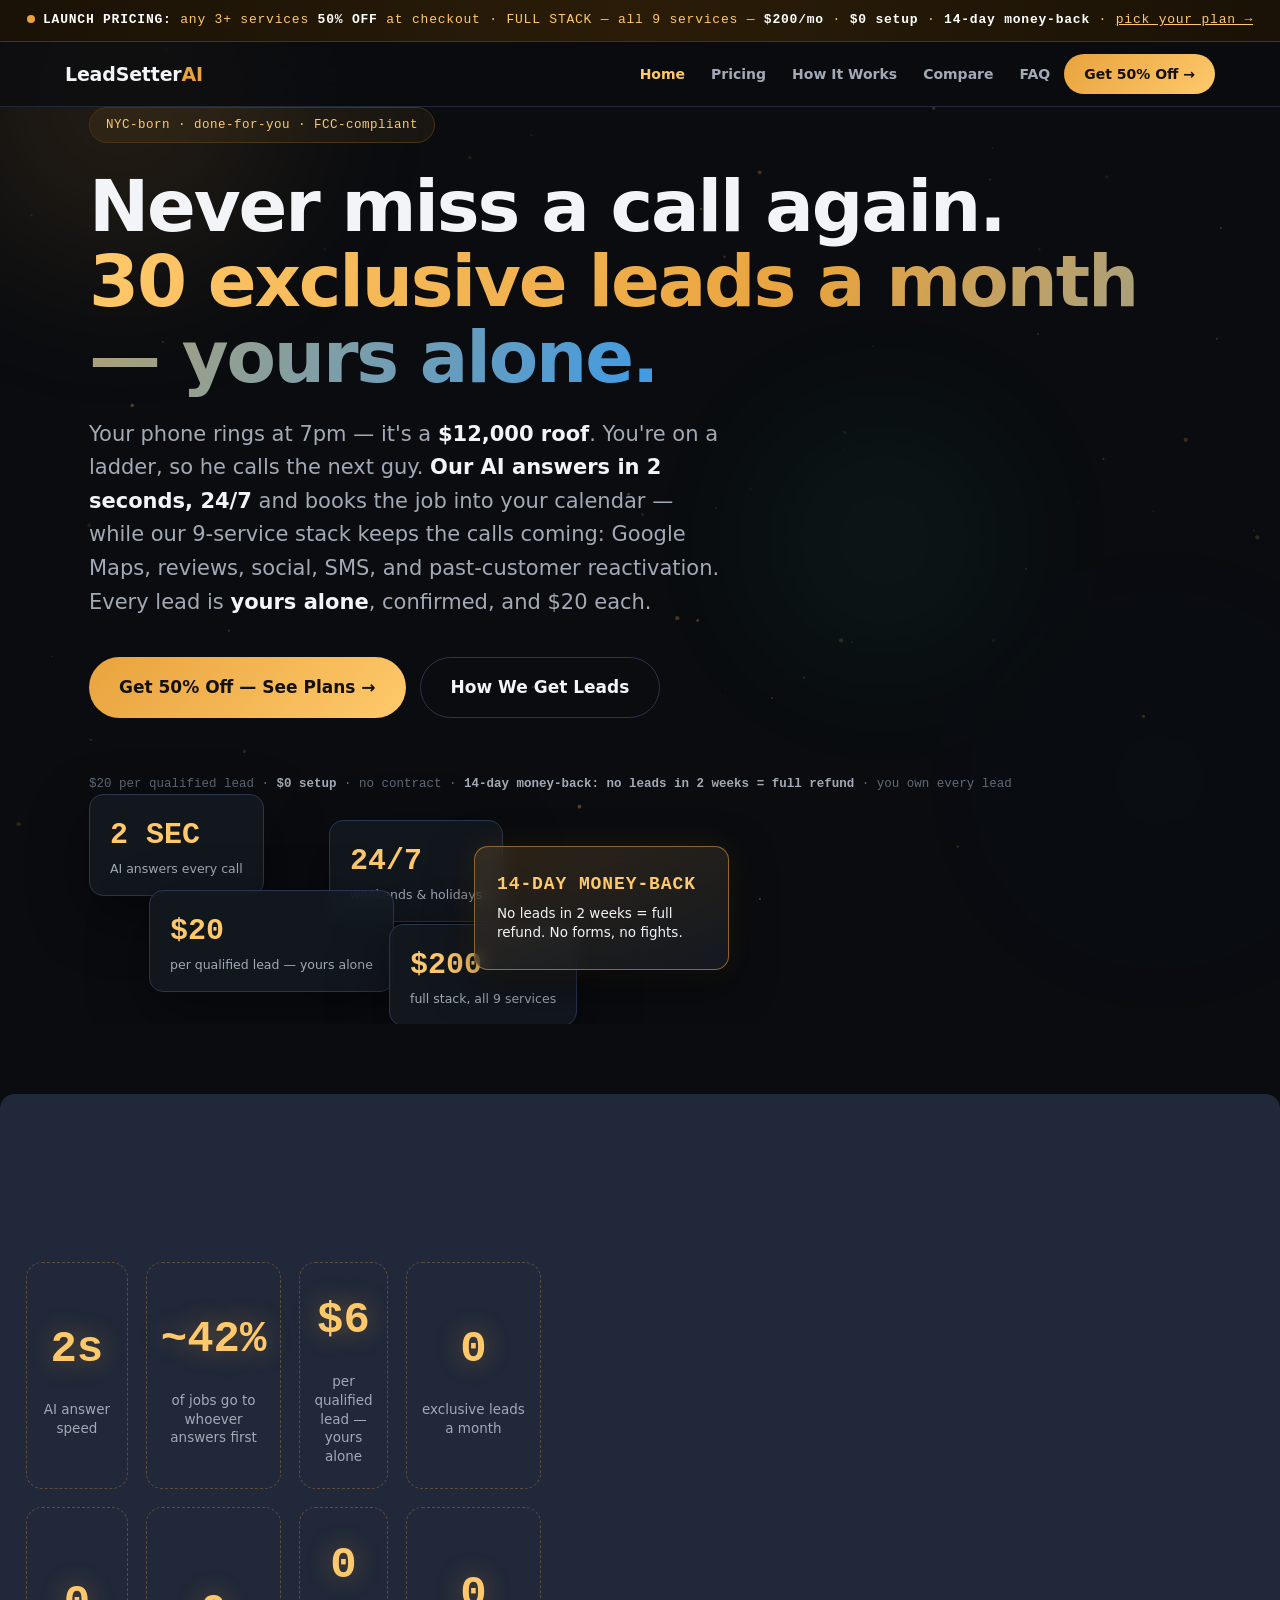
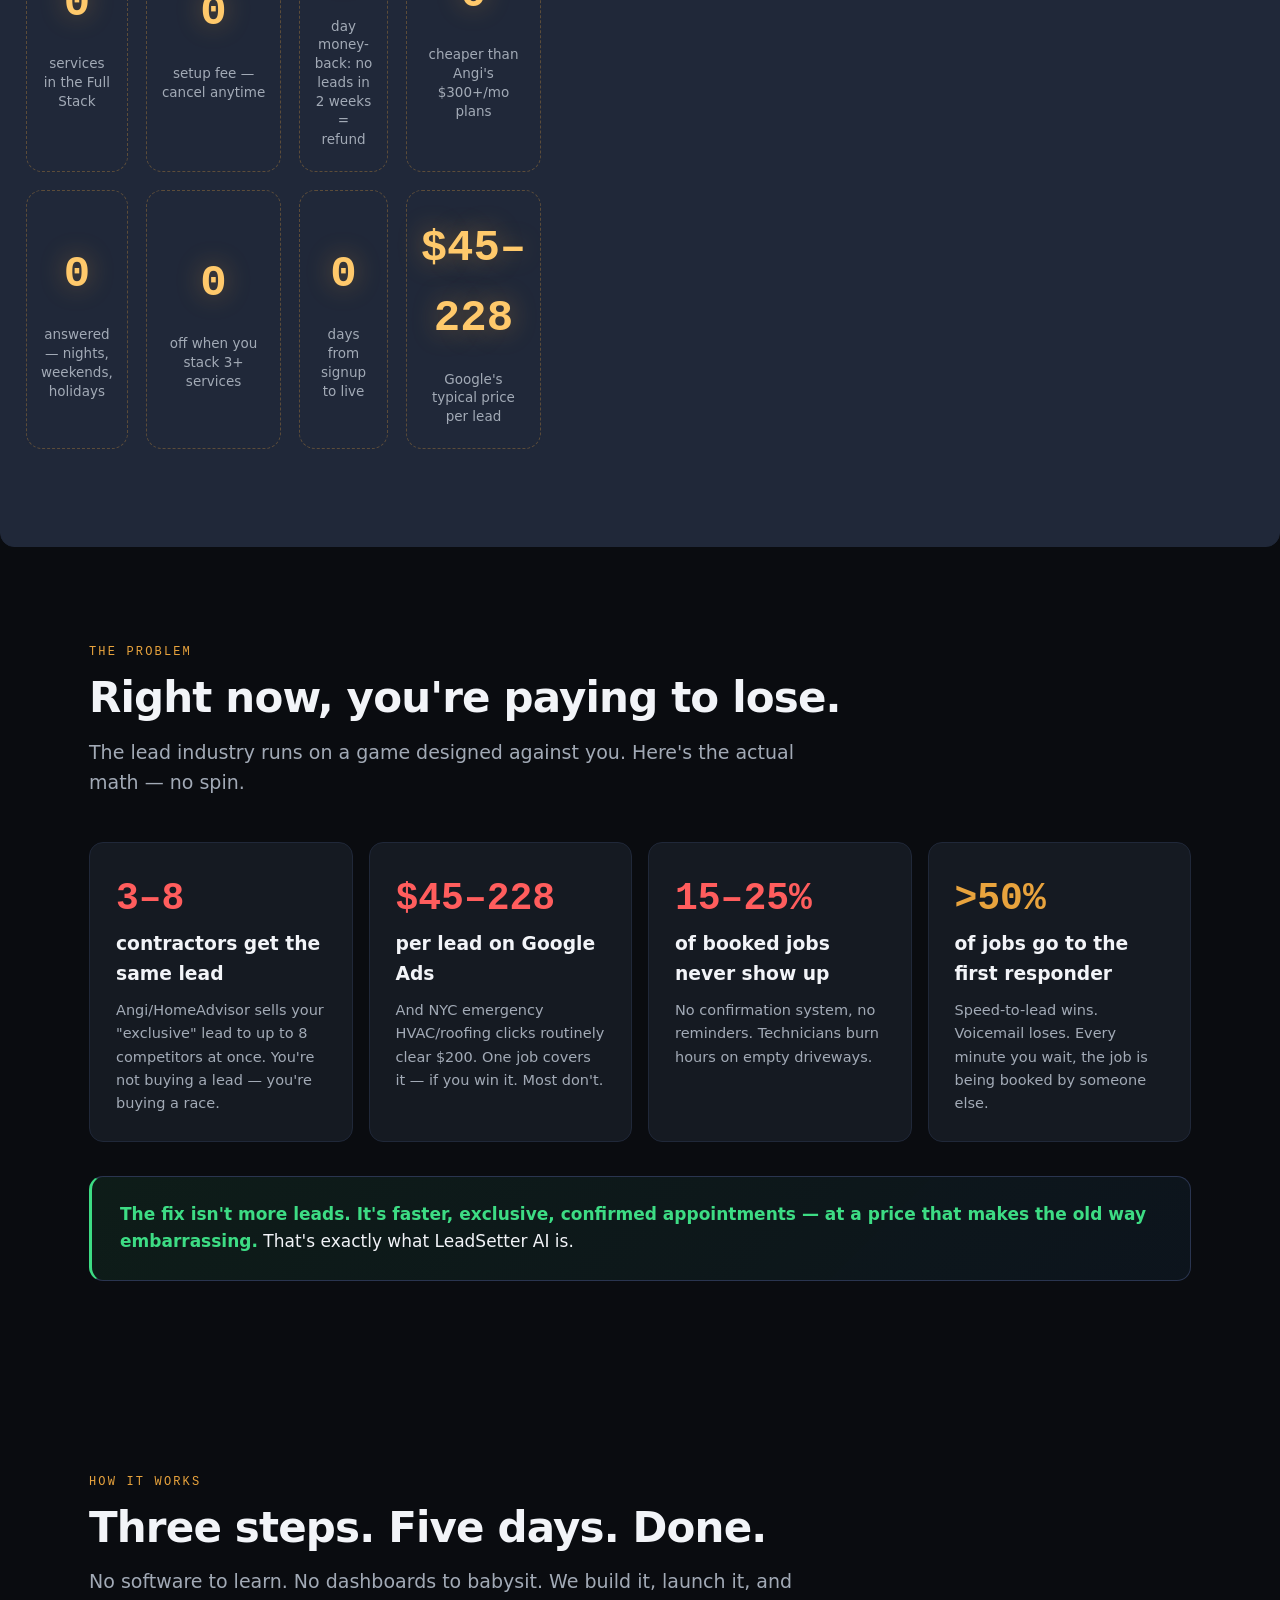
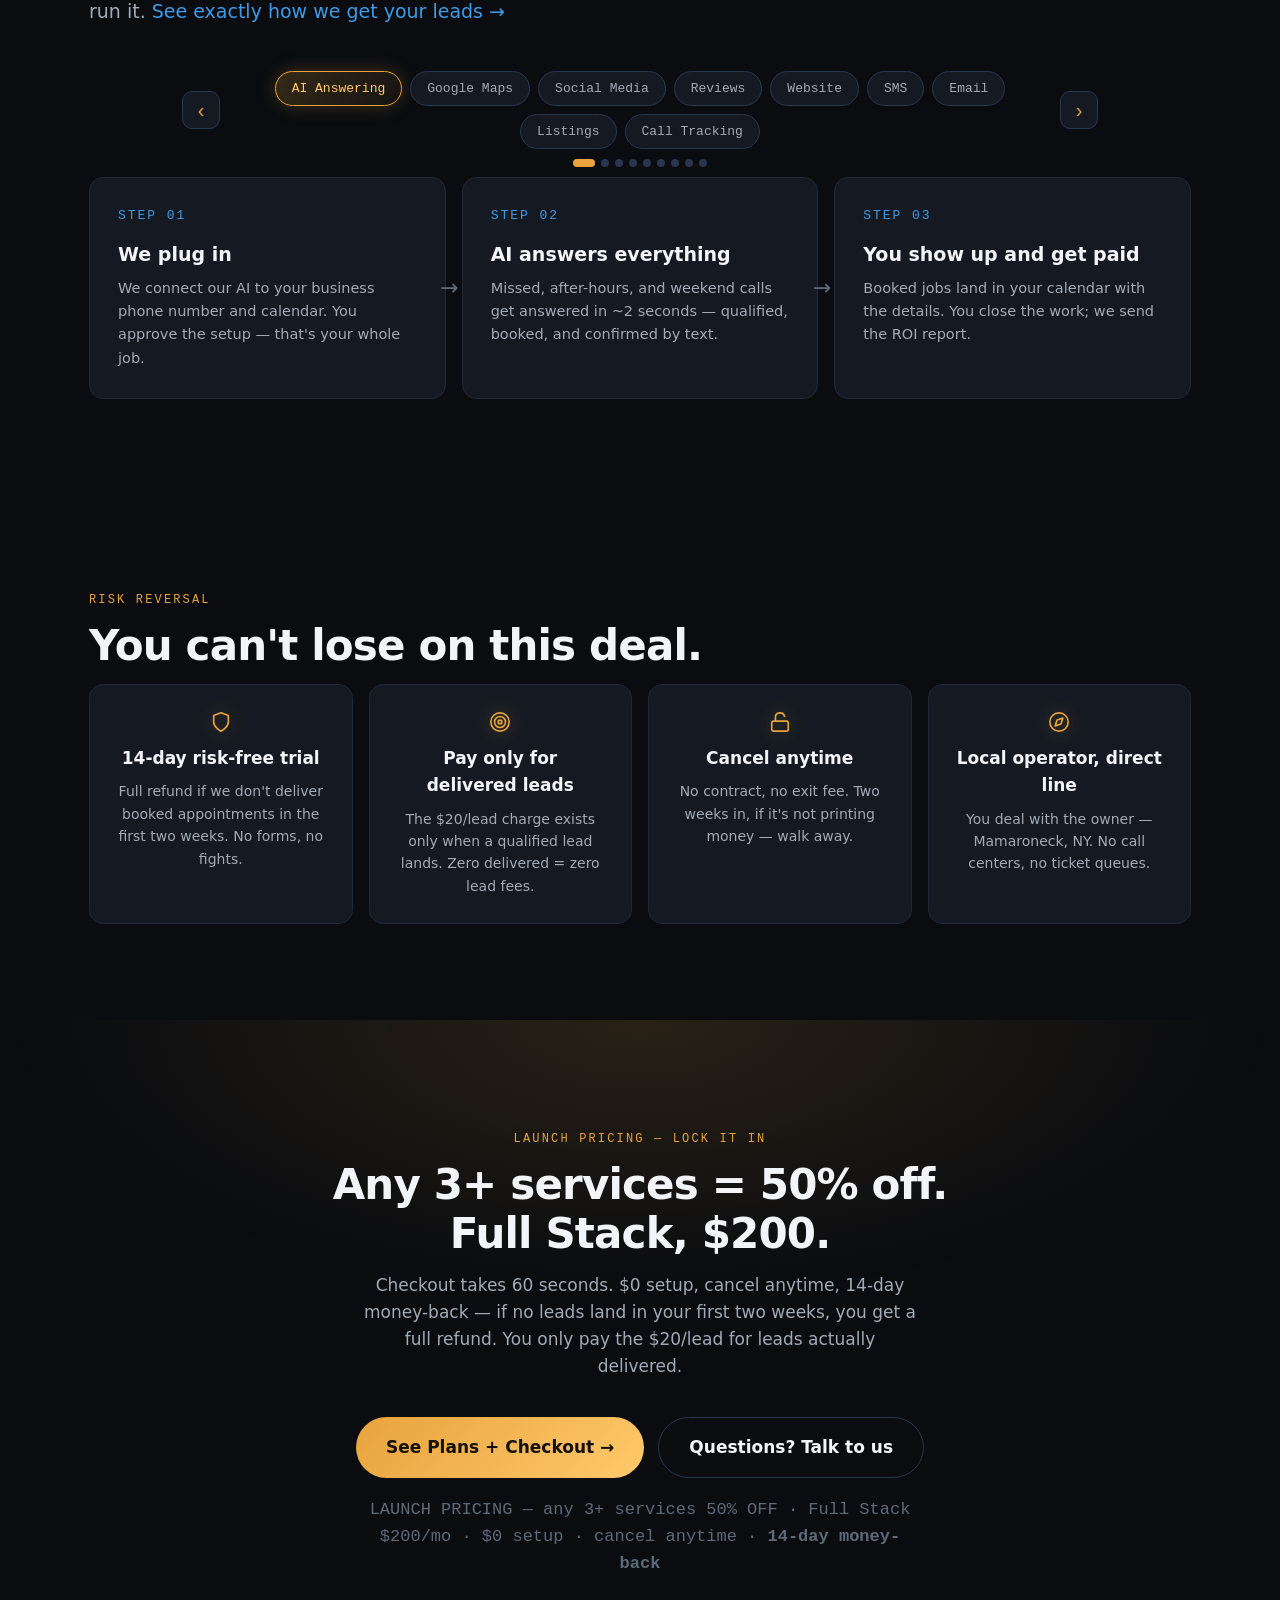
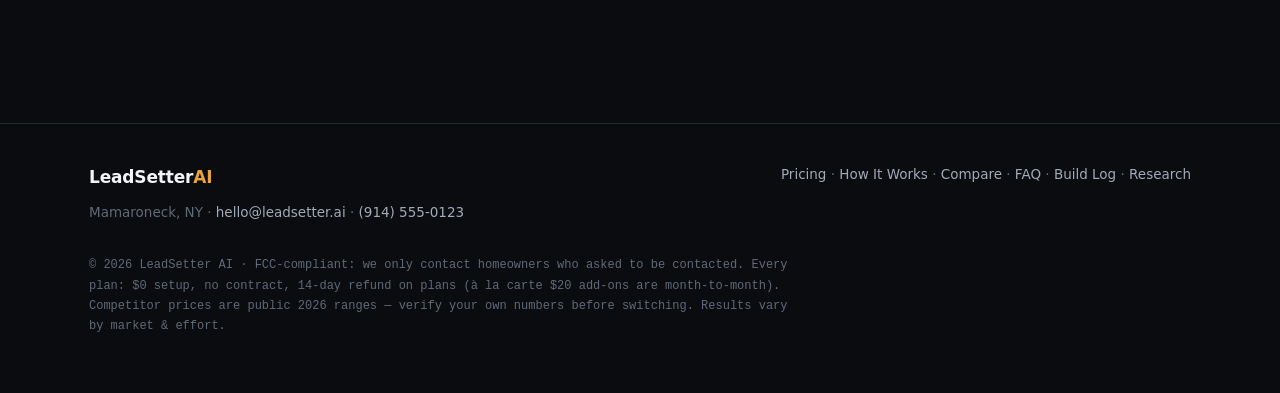
<file: index.html>
<!DOCTYPE html>
<html lang="en">
<head>
<meta charset="UTF-8">
<meta name="viewport" content="width=device-width, initial-scale=1.0">
<title>LeadSetter AI — Never Miss a Job Again | AI Appointment Setting for Contractors</title>
<meta name="description" content="AI answers your missed calls in 2 seconds, 24/7, and books appointments. $20 per qualified lead. Full Stack — all 9 services — $200/mo. $0 setup.">
<link rel="stylesheet" href="css/style.css">
</head>
<body>
<canvas id="particles"></canvas>
<div class="orb orb-g"></div><div class="orb orb-b"></div><div class="orb orb-g2"></div>
<div class="launchbar"><span class="pulse"></span><b>LAUNCH PRICING:</b> any 3+ services <b>50% OFF</b> at checkout · FULL STACK — all 9 services — <b>$200/mo</b> · <b>$0 setup</b> · <b>14-day money-back</b> · <a href="pricing.html">pick your plan →</a></div>
<nav><div class="wrap">
  <div class="logo">LeadSetter<span>AI</span></div>
  <div style="display:flex;align-items:center;flex-wrap:wrap">
    <a class="navl on" href="index.html">Home</a>
    <a class="navl" href="pricing.html">Pricing</a>
    <a class="navl" href="how-it-works.html">How It Works</a>
    <a class="navl" href="compare.html">Compare</a>
    <a class="navl" href="faq.html">FAQ</a>
    <a class="btn btn-gold cta-mini" href="pricing.html">Get 50% Off →</a>
  </div>
</div></nav>

<header class="hero">
  <div class="wrap">
    <div class="badge">NYC-born · done-for-you · FCC-compliant</div>
    <h1>Never miss a call again.<br><span class="grad">30 exclusive leads a month — yours alone.</span></h1>
    <p class="lead">Your phone rings at 7pm — it's a <b>$12,000 roof</b>. You're on a ladder, so he calls the next guy. <b>Our AI answers in 2 seconds, 24/7</b> and books the job into your calendar — while our 9-service stack keeps the calls coming: Google Maps, reviews, social, SMS, and past-customer reactivation. Every lead is <b>yours alone</b>, confirmed, and $20 each.</p>
    <div class="ctas">
      <a class="btn btn-gold" href="pricing.html">Get 50% Off — See Plans →</a>
      <a class="btn btn-ghost" href="how-it-works.html">How We Get Leads</a>
    </div>
    <div class="trustline">$20 per qualified lead · <b>$0 setup</b> · no contract · <b>14-day money-back: no leads in 2 weeks = full refund</b> · you own every lead</div>
    <div class="floaters">
      <div class="fcard fc1"><div class="n">2 SEC</div><div class="l">AI answers every call</div></div>
      <div class="fcard fc2"><div class="n">24/7</div><div class="l">weekends &amp; holidays</div></div>
      <div class="fcard fc3"><div class="n">$20</div><div class="l">per qualified lead — yours alone</div></div>
      <div class="fcard fc4"><div class="n">$200</div><div class="l">full stack, all 9 services</div></div>
      <div class="fcard fc5"><div class="n">14-DAY MONEY-BACK</div><div class="l">No leads in 2 weeks = full refund. No forms, no fights.</div></div>
    </div>
  </div>
</header>

<section class="stats reveal"><div class="wrap"><div class="stats">
  <div class="stat"><div class="v"><span class="cnt" data-to="2" data-suffix="s">0</span></div><div class="l">AI answer speed</div></div>
  <div class="stat"><div class="v"><span class="cnt" data-to="50" data-prefix="~" data-suffix="%">0</span></div><div class="l">of jobs go to whoever answers first</div></div>
  <div class="stat"><div class="v"><span class="cnt" data-to="20" data-prefix="$">0</span></div><div class="l">per qualified lead — yours alone</div></div>
  <div class="stat"><div class="v"><span class="cnt" data-to="30" data-prefix="~">0</span></div><div class="l">exclusive leads a month</div></div>
  <div class="stat"><div class="v"><span class="cnt" data-to="9">0</span></div><div class="l">services in the Full Stack</div></div>
  <div class="stat"><div class="v"><span class="cnt" data-to="0" data-prefix="$">0</span></div><div class="l">setup fee — cancel anytime</div></div>
  <div class="stat"><div class="v"><span class="cnt" data-to="14">0</span></div><div class="l">day money-back: no leads in 2 weeks = refund</div></div>
  <div class="stat"><div class="v"><span class="cnt" data-to="65" data-prefix="~" data-suffix="%">0</span></div><div class="l">cheaper than Angi's $300+/mo plans</div></div>
  <div class="stat"><div class="v"><span class="cnt" data-to="24" data-suffix="/7">0</span></div><div class="l">answered — nights, weekends, holidays</div></div>
  <div class="stat"><div class="v"><span class="cnt" data-to="50" data-suffix="%">0</span></div><div class="l">off when you stack 3+ services</div></div>
  <div class="stat"><div class="v"><span class="cnt" data-to="5">0</span></div><div class="l">days from signup to live</div></div>
  <div class="stat"><div class="v">$45–228</div><div class="l">Google's typical price per lead</div></div>
</div></div></section>

<section class="enemy" id="enemy"><div class="wrap">
  <div class="kicker reveal">The problem</div>
  <h2 class="reveal">Right now, you're paying to lose.</h2>
  <p class="sub reveal">The lead industry runs on a game designed against you. Here's the actual math — no spin.</p>
  <div class="cards reveal">
    <div class="ecard"><div class="big red">3–8</div><h3>contractors get the same lead</h3><p>Angi/HomeAdvisor sells your "exclusive" lead to up to 8 competitors at once. You're not buying a lead — you're buying a race.</p></div>
    <div class="ecard"><div class="big red">$45–228</div><h3>per lead on Google Ads</h3><p>And NYC emergency HVAC/roofing clicks routinely clear $200. One job covers it — if you win it. Most don't.</p></div>
    <div class="ecard"><div class="big red">15–25%</div><h3>of booked jobs never show up</h3><p>No confirmation system, no reminders. Technicians burn hours on empty driveways.</p></div>
    <div class="ecard"><div class="big gold">&gt;50%</div><h3>of jobs go to the first responder</h3><p>Speed-to-lead wins. Voicemail loses. Every minute you wait, the job is being booked by someone else.</p></div>
  </div>
  <div class="verdict reveal"><b>The fix isn't more leads. It's faster, exclusive, confirmed appointments — at a price that makes the old way embarrassing.</b> That's exactly what LeadSetter AI is.</div>
</div></section>

<section id="how"><div class="wrap">
  <div class="kicker reveal">How it works</div>
  <h2 class="reveal">Three steps. Five days. Done.</h2>
  <p class="sub reveal">No software to learn. No dashboards to babysit. We build it, launch it, and run it. <a href="how-it-works.html">See exactly how we get your leads →</a></p>
  <div class="picker reveal" id="svcPicker">
    <button class="pick-arrow" id="pickPrev" aria-label="Previous service">‹</button>
    <div class="pick-pills" id="pickPills">
      <button class="pill" data-svc="ai">AI Answering</button>
      <button class="pill" data-svc="gbp">Google Maps</button>
      <button class="pill" data-svc="social">Social Media</button>
      <button class="pill" data-svc="reviews">Reviews</button>
      <button class="pill" data-svc="website">Website</button>
      <button class="pill" data-svc="sms">SMS</button>
      <button class="pill" data-svc="email">Email</button>
      <button class="pill" data-svc="citations">Listings</button>
      <button class="pill" data-svc="tracking">Call Tracking</button>
    </div>
    <button class="pick-arrow" id="pickNext" aria-label="Next service">›</button>
    <div class="pick-dots" id="pickDots"></div>
  </div>
  <div class="steps reveal" id="flowSteps">
    <div class="step"><div class="num">STEP 01</div><h3 class="fs-t1">We plug in</h3><p class="fs-p1">We point our AI at your business number, calendar, and Google profile. You approve the setup — that's your whole job.</p></div>
    <div class="step"><div class="num">STEP 02</div><h3 class="fs-t2">AI answers everything</h3><p class="fs-p2">Missed calls, after-hours calls, weekend calls, form fills — answered in ~2 seconds. Qualified, booked, confirmed by text.</p></div>
    <div class="step"><div class="num">STEP 03</div><h3 class="fs-t3">You show up and get paid</h3><p class="fs-p3">Booked appointments land in your calendar with context. You close the job. We send the ROI report.</p></div>
  </div>
</div></section>

<section id="guarantee"><div class="wrap">
  <div class="kicker reveal">Risk reversal</div>
  <h2 class="reveal">You can't lose on this deal.</h2>
  <div class="guar reveal">
    <div class="gcard"><div class="gico"><svg class="ic" width="22" height="22" viewBox="0 0 24 24" fill="none" stroke="currentColor" stroke-width="1.8" stroke-linecap="round" stroke-linejoin="round"><path d="M12 22s8-4 8-10V5l-8-3-8 3v7c0 6 8 10 8 10z"/></svg></div><h3>14-day risk-free trial</h3><p>Full refund if we don't deliver booked appointments in the first two weeks. No forms, no fights.</p></div>
    <div class="gcard"><div class="gico"><svg class="ic" width="22" height="22" viewBox="0 0 24 24" fill="none" stroke="currentColor" stroke-width="1.8" stroke-linecap="round" stroke-linejoin="round"><circle cx="12" cy="12" r="10"/><circle cx="12" cy="12" r="6"/><circle cx="12" cy="12" r="2"/></svg></div><h3>Pay only for delivered leads</h3><p>The $20/lead charge exists only when a qualified lead lands. Zero delivered = zero lead fees.</p></div>
    <div class="gcard"><div class="gico"><svg class="ic" width="22" height="22" viewBox="0 0 24 24" fill="none" stroke="currentColor" stroke-width="1.8" stroke-linecap="round" stroke-linejoin="round"><rect x="3" y="11" width="18" height="11" rx="2" ry="2"/><path d="M7 11V7a5 5 0 0 1 9.9-1"/></svg></div><h3>Cancel anytime</h3><p>No contract, no exit fee. Two weeks in, if it's not printing money — walk away.</p></div>
    <div class="gcard"><div class="gico"><svg class="ic" width="22" height="22" viewBox="0 0 24 24" fill="none" stroke="currentColor" stroke-width="1.8" stroke-linecap="round" stroke-linejoin="round"><circle cx="12" cy="12" r="10"/><polygon points="16.24 7.76 14.12 14.12 7.76 16.24 9.88 9.88 16.24 7.76"/></svg></div><h3>Local operator, direct line</h3><p>You deal with the owner — Mamaroneck, NY. No call centers, no ticket queues.</p></div>
  </div>
</div></section>

<section class="cta-final" id="cta"><div class="wrap">
  <div class="kicker reveal">Launch pricing — lock it in</div>
  <h2 class="reveal">Any 3+ services = <span class="grad">50% off.</span> Full Stack, $200.</h2>
  <p>Checkout takes 60 seconds. $0 setup, cancel anytime, 14-day money-back — if no leads land in your first two weeks, you get a full refund. You only pay the $20/lead for leads actually delivered.</p>
  <div style="display:flex;gap:14px;justify-content:center;flex-wrap:wrap">
    <a class="btn btn-gold" href="pricing.html">See Plans + Checkout →</a>
    <a class="btn btn-ghost" href="faq.html#contact">Questions? Talk to us</a>
  </div>
  <p class="trustline mono" style="color:var(--dim);margin-top:18px">LAUNCH PRICING — any 3+ services 50% OFF · Full Stack $200/mo · $0 setup · cancel anytime · <b>14-day money-back</b></p>
</div></section>

<footer>
  <div class="wrap">
    <div>
      <div class="logo" style="font-size:17px">LeadSetter<span>AI</span></div>
      <div style="margin-top:10px">Mamaroneck, NY · <a href="mailto:hello@leadsetter.ai">hello@leadsetter.ai</a> · <a href="tel:+19145550123">(914) 555-0123</a></div>
    </div>
    <div>
      <a href="pricing.html">Pricing</a> · <a href="how-it-works.html">How It Works</a> · <a href="compare.html">Compare</a> · <a href="faq.html">FAQ</a> · <a href="build-log.html">Build Log</a> · <a href="research.html">Research</a>
    </div>
    <div class="comp">© 2026 LeadSetter AI · FCC-compliant: we only contact homeowners who asked to be contacted. Every plan: $0 setup, no contract, 14-day refund on plans (à la carte $20 add-ons are month-to-month). Competitor prices are public 2026 ranges — verify your own numbers before switching. Results vary by market &amp; effort.</div>
  </div>
</footer>
<script src="js/site.js"></script>

</body>
</html>
</file>
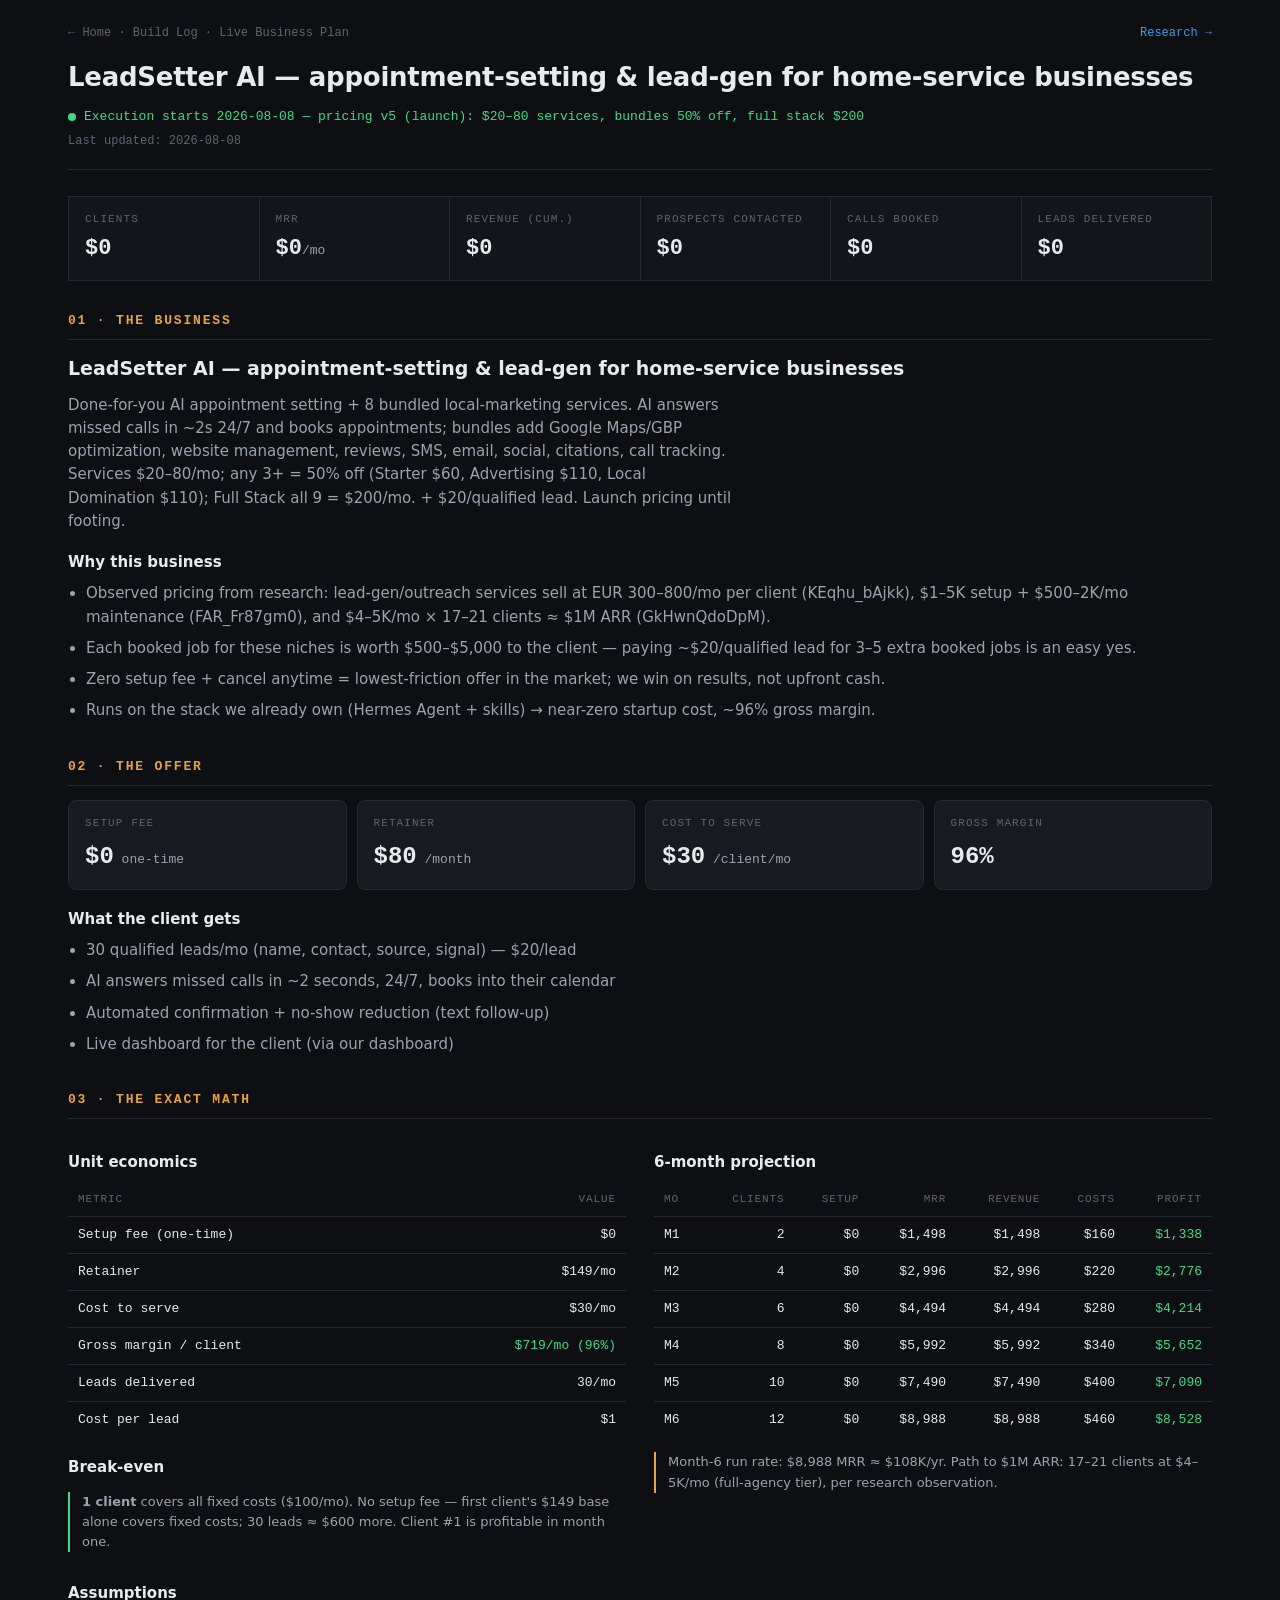
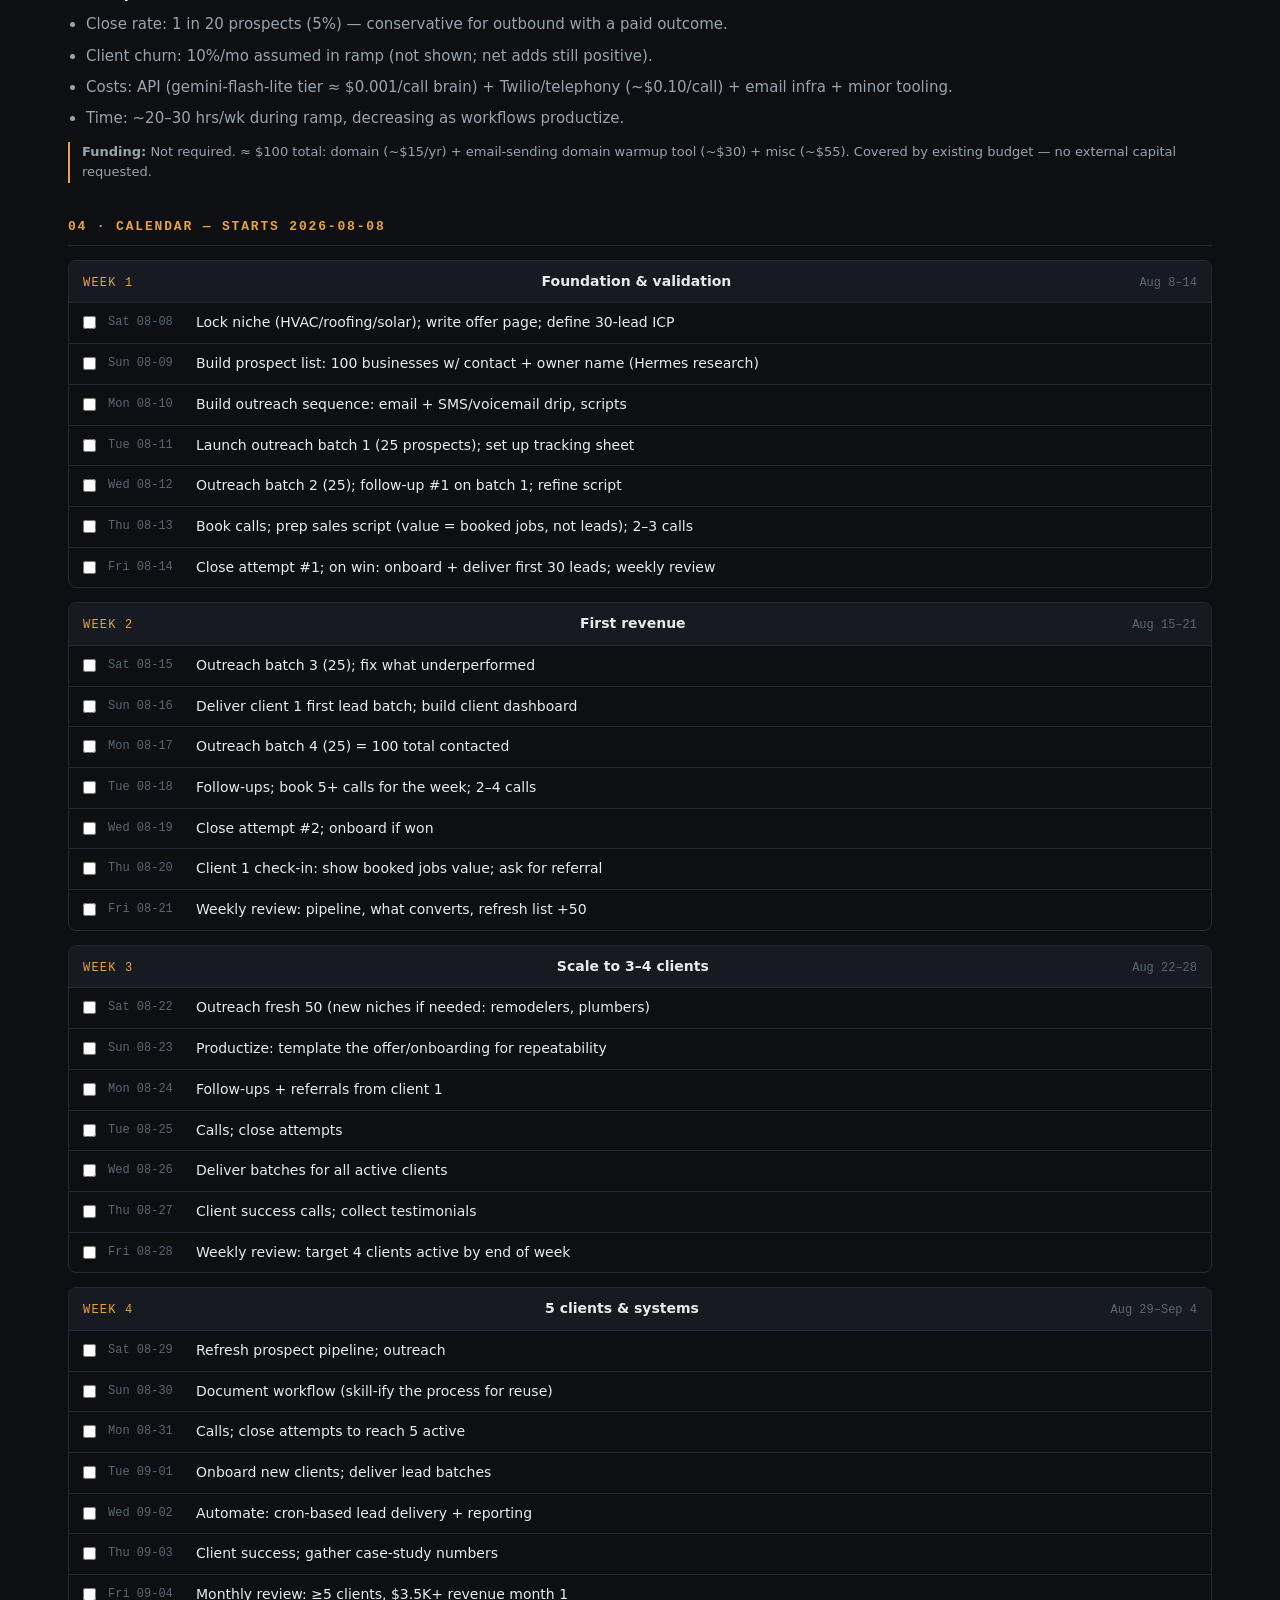
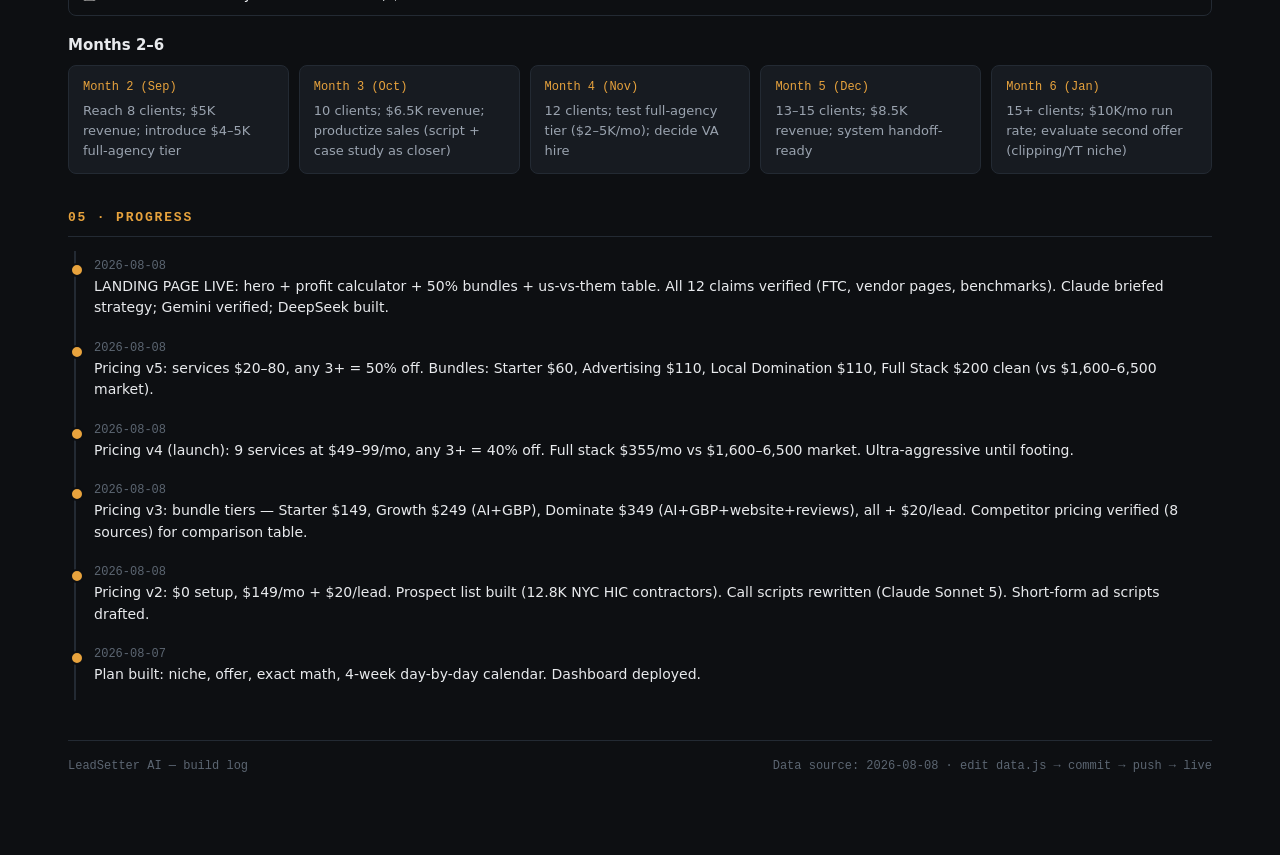
<file: build-log.html>
<!DOCTYPE html>
<html lang="en">
<head>
<meta charset="UTF-8">
<meta name="viewport" content="width=device-width, initial-scale=1.0">
<title>LeadSetter AI — Build Log</title>
<script src="data.js"></script>
<style>
  :root{
    --bg:#0d0f12; --bg2:#12151a; --bg3:#171b21;
    --ink:#e8eaed; --muted:#9aa3af; --dim:#5c6672;
    --line:#232a33; --accent:#e8a33d; --accent2:#3d9be8;
    --ok:#3ddc84; --warn:#e8a33d;
    --mono:ui-monospace,"Cascadia Code","SF Mono",Consolas,monospace;
    --sans:system-ui,-apple-system,"Segoe UI",Roboto,sans-serif;
  }
  *{box-sizing:border-box;margin:0;padding:0}
  html{scroll-behavior:smooth}
  body{background:var(--bg);color:var(--ink);font-family:var(--sans);font-size:15px;line-height:1.55}
  .wrap{max-width:1200px;margin:0 auto;padding:24px 28px 80px}
  a{color:var(--accent2);text-decoration:none}
  a:hover{text-decoration:underline}

  /* ── header ── */
  header{border-bottom:1px solid var(--line);padding-bottom:18px;margin-bottom:26px}
  .kicker{font-family:var(--mono);font-size:12px;letter-spacing:.14em;text-transform:uppercase;color:var(--dim);margin-bottom:6px}
  h1{font-size:26px;font-weight:650;letter-spacing:-.01em}
  .phase{display:inline-flex;align-items:center;gap:8px;margin-top:10px;font-family:var(--mono);font-size:13px;color:var(--ok)}
  .phase::before{content:"";width:8px;height:8px;border-radius:50%;background:var(--ok)}
  .updated{font-family:var(--mono);font-size:12px;color:var(--dim);margin-top:4px}

  .statusgrid{display:grid;grid-template-columns:repeat(auto-fit,minmax(150px,1fr));gap:1px;background:var(--line);border:1px solid var(--line);margin:22px 0 30px}
  .stat{background:var(--bg2);padding:14px 16px}
  .stat .lbl{font-family:var(--mono);font-size:11px;letter-spacing:.1em;text-transform:uppercase;color:var(--dim)}
  .stat .val{font-family:var(--mono);font-size:22px;font-weight:600;margin-top:4px;font-variant-numeric:tabular-nums}
  .stat .val small{font-size:13px;color:var(--muted);font-weight:400}

  /* ── sections ── */
  section{margin-bottom:34px}
  h2{font-size:13px;font-family:var(--mono);letter-spacing:.14em;text-transform:uppercase;color:var(--accent);margin-bottom:14px;padding-bottom:8px;border-bottom:1px solid var(--line)}
  h3{font-size:15px;font-weight:600;margin:18px 0 8px}

  .cols{display:grid;grid-template-columns:1fr 1fr;gap:28px}
  @media(max-width:900px){.cols{grid-template-columns:1fr}}

  .bizname{font-size:19px;font-weight:650;margin-bottom:10px}
  .model{color:var(--muted);margin-bottom:14px;max-width:70ch}
  ul{padding-left:18px;color:var(--muted)}
  li{margin-bottom:8px}
  li b, li strong{color:var(--ink);font-weight:600}

  /* offer boxes */
  .offergrid{display:grid;grid-template-columns:repeat(auto-fit,minmax(160px,1fr));gap:10px;margin-bottom:16px}
  .offer{background:var(--bg3);border:1px solid var(--line);border-radius:8px;padding:14px 16px}
  .offer .lbl{font-family:var(--mono);font-size:11px;text-transform:uppercase;letter-spacing:.1em;color:var(--dim)}
  .offer .amt{font-family:var(--mono);font-size:24px;font-weight:650;margin-top:6px;font-variant-numeric:tabular-nums}
  .offer .amt small{font-size:13px;color:var(--muted);font-weight:400}
  .offer .note{font-size:12px;color:var(--muted);margin-top:4px}

  /* tables */
  table{width:100%;border-collapse:collapse;font-family:var(--mono);font-size:13px;margin-bottom:14px}
  th{text-align:left;font-size:11px;letter-spacing:.08em;text-transform:uppercase;color:var(--dim);padding:8px 10px;border-bottom:1px solid var(--line);font-weight:500}
  td{padding:8px 10px;border-bottom:1px solid var(--line);font-variant-numeric:tabular-nums}
  tr:last-child td{border-bottom:none}
  td.num, th.num{text-align:right}
  tbody tr:hover{background:var(--bg2)}
  .pos{color:var(--ok)}
  .accent-td{color:var(--accent)}

  /* calendar */
  .week{border:1px solid var(--line);border-radius:8px;margin-bottom:14px;overflow:hidden}
  .weekhead{display:flex;justify-content:space-between;align-items:baseline;background:var(--bg3);padding:10px 14px;border-bottom:1px solid var(--line)}
  .weekhead .w{font-family:var(--mono);font-size:12px;letter-spacing:.1em;text-transform:uppercase;color:var(--accent)}
  .weekhead .t{font-size:14px;font-weight:600}
  .weekhead .d{font-family:var(--mono);font-size:12px;color:var(--dim)}
  .day{display:flex;gap:12px;align-items:flex-start;padding:9px 14px;border-bottom:1px solid var(--line)}
  .day:last-child{border-bottom:none}
  .day input{margin-top:4px;accent-color:var(--ok);cursor:pointer}
  .day .date{font-family:var(--mono);font-size:12px;color:var(--dim);min-width:76px;padding-top:1px}
  .day .task{flex:1;font-size:14px}
  .day.done .task{color:var(--dim);text-decoration:line-through}
  .months{display:grid;grid-template-columns:repeat(auto-fit,minmax(220px,1fr));gap:10px}
  .mcard{background:var(--bg3);border:1px solid var(--line);border-radius:8px;padding:12px 14px}
  .mcard .ml{font-family:var(--mono);font-size:12px;color:var(--accent)}
  .mcard .mt{font-size:13px;color:var(--muted);margin-top:4px}

  /* progress */
  .proglog{border-left:2px solid var(--line);margin-left:6px;padding-left:18px}
  .plog{position:relative;padding:6px 0 14px}
  .plog::before{content:"";position:absolute;left:-24px;top:12px;width:10px;height:10px;border-radius:50%;background:var(--accent);border:2px solid var(--bg)}
  .plog .pd{font-family:var(--mono);font-size:12px;color:var(--dim)}
  .plog .pt{font-size:14px;color:var(--ink)}

  .note{font-size:13px;color:var(--muted);border-left:2px solid var(--accent);padding-left:12px;margin:12px 0}
  .dim{color:var(--dim)}
  footer{margin-top:40px;padding-top:16px;border-top:1px solid var(--line);font-family:var(--mono);font-size:12px;color:var(--dim);display:flex;justify-content:space-between;flex-wrap:wrap;gap:8px}
  @media (prefers-reduced-motion:no-preference){ .stat .val, .offer .amt{transition:color .2s} }
</style>
</head>
<body>
<div class="wrap">

  <header>
    <div class="nav" style="display:flex;justify-content:space-between;align-items:center;font-family:var(--mono);font-size:12px;color:var(--dim);margin-bottom:14px"><span><a href="./" style="color:var(--dim)">← Home</a> · Build Log · Live Business Plan</span><span><a href="research.html">Research →</a></span></div>
    <h1 id="bizName"></h1>
    <div class="phase" id="phase"></div>
    <div class="updated">Last updated: <span id="updated"></span></div>
  </header>

  <div class="statusgrid" id="statusgrid"></div>

  <section id="business">
    <h2>01 · The Business</h2>
    <div id="bizBody"></div>
  </section>

  <section id="offer">
    <h2>02 · The Offer</h2>
    <div class="offergrid" id="offergrid"></div>
    <div id="deliverables"></div>
  </section>

  <section id="math">
    <h2>03 · The Exact Math</h2>
    <div class="cols">
      <div>
        <h3>Unit economics</h3>
        <table id="unitTable"></table>
        <h3>Break-even</h3>
        <div id="breakeven"></div>
      </div>
      <div>
        <h3>6-month projection</h3>
        <table id="projTable"></table>
        <div id="annualNote" class="note"></div>
      </div>
    </div>
    <h3>Assumptions</h3>
    <ul id="assumptions"></ul>
    <div id="funding" class="note"></div>
  </section>

  <section id="calendar">
    <h2>04 · Calendar — starts <span id="calStart"></span></h2>
    <div id="weeks"></div>
    <h3>Months 2–6</h3>
    <div class="months" id="months"></div>
  </section>

  <section id="progress">
    <h2>05 · Progress</h2>
    <div class="proglog" id="proglog"></div>
  </section>

  <footer>
    <span>LeadSetter AI — build log</span>
    <span>Data source: <span id="footUpdated"></span> · edit data.js → commit → push → live</span>
  </footer>
</div>

<script>
const $ = id => document.getElementById(id);
const money = n => "$" + n.toLocaleString("en-US");
const fmtDate = s => { const [y,m,d]=s.split("-"); return `${y}-${m}-${d}`; };

// header
$("bizName").textContent = PLAN.business.name;
$("phase").textContent = PLAN.phase;
$("updated").textContent = fmtDate(PLAN.updated);
$("calStart").textContent = PLAN.calendar.start;
$("footUpdated").textContent = fmtDate(PLAN.updated);

// status grid
const statuses = [
  ["Clients", PLAN.progress.metrics.clients, ""],
  ["MRR", PLAN.progress.metrics.mrr, "/mo"],
  ["Revenue (cum.)", PLAN.progress.metrics.revenue, ""],
  ["Prospects contacted", PLAN.progress.metrics.prospectsContacted, ""],
  ["Calls booked", PLAN.progress.metrics.callsBooked, ""],
  ["Leads delivered", PLAN.progress.metrics.leadsDelivered, ""]
];
$("statusgrid").innerHTML = statuses.map(([l,v,s]) =>
  `<div class="stat"><div class="lbl">${l}</div><div class="val">${money(v)}<small>${s}</small></div></div>`
).join("");

// business
$("bizBody").innerHTML = `
  <div class="bizname">${PLAN.business.name}</div>
  <div class="model">${PLAN.business.model}</div>
  <h3>Why this business</h3>
  <ul>${PLAN.business.why.map(w=>`<li>${w}</li>`).join("")}</ul>`;

// offer
$("offergrid").innerHTML = [
  ["Setup fee", money(PLAN.offer.setupFee), "one-time"],
  ["Retainer", money(PLAN.offer.retainer), "/month"],
  ["Cost to serve", money(PLAN.offer.costToServePerClient), "/client/mo"],
  ["Gross margin", PLAN.offer.grossMarginPct + "%", ""]
].map(([l,v,n]) => `<div class="offer"><div class="lbl">${l}</div><div class="amt">${v}<small> ${n}</small></div></div>`).join("");
$("deliverables").innerHTML = `<h3>What the client gets</h3><ul>${PLAN.offer.deliverables.map(d=>`<li>${d}</li>`).join("")}</ul>`;

// unit economics table
const u = PLAN.math.unit;
$("unitTable").innerHTML = `
  <thead><tr><th>Metric</th><th class="num">Value</th></tr></thead>
  <tbody>
    <tr><td>Setup fee (one-time)</td><td class="num">${money(u.setupFee)}</td></tr>
    <tr><td>Retainer</td><td class="num">${money(u.retainerMonthly)}/mo</td></tr>
    <tr><td>Cost to serve</td><td class="num">${money(u.monthlyCostToServe)}/mo</td></tr>
    <tr><td>Gross margin / client</td><td class="num pos">${money(u.grossMarginPerClientPerMonth)}/mo (${u.grossMarginPct}%)</td></tr>
    <tr><td>Leads delivered</td><td class="num">${u.leadsPerClientPerMonth}/mo</td></tr>
    <tr><td>Cost per lead</td><td class="num">${money(u.costPerLead)}</td></tr>
  </tbody>`;
const be = PLAN.math.breakeven;
$("breakeven").innerHTML = `
  <div class="note" style="border-color:var(--ok)"><strong>${be.clientsToBreakeven} client</strong> covers all fixed costs (${money(be.fixedMonthlyCosts)}/mo). ${be.note}</div>`;

// projection table
const rows = PLAN.math.projection.map(p => `
  <tr>
    <td>M${p.m}</td><td class="num">${p.clients}</td>
    <td class="num">${money(p.setup)}</td><td class="num">${money(p.mrr)}</td>
    <td class="num">${money(p.revenue)}</td><td class="num">${money(p.costs)}</td>
    <td class="num pos">${money(p.profit)}</td>
  </tr>`).join("");
$("projTable").innerHTML = `
  <thead><tr><th>Mo</th><th class="num">Clients</th><th class="num">Setup</th><th class="num">MRR</th><th class="num">Revenue</th><th class="num">Costs</th><th class="num">Profit</th></tr></thead>
  <tbody>${rows}</tbody>`;
$("annualNote").textContent = PLAN.math.annualNote;

// assumptions + funding
$("assumptions").innerHTML = PLAN.math.assumptions.map(a=>`<li>${a}</li>`).join("");
$("funding").innerHTML = `<strong>Funding:</strong> ${PLAN.math.fundingRequest.needed ? "REQUESTED — see below" : "Not required."} ${PLAN.math.fundingRequest.startupCosts}`;

// calendar — weeks with checkboxes (persist in localStorage, reset if data.js changes)
const SAVE_KEY = "lsi-cal-" + PLAN.updated;
let saved = {};
try { saved = JSON.parse(localStorage.getItem(SAVE_KEY) || "{}"); } catch(e) {}
$("weeks").innerHTML = PLAN.calendar.weeks.map((w,wi) => `
  <div class="week">
    <div class="weekhead"><span class="w">Week ${w.week}</span><span class="t">${w.theme}</span><span class="d">${w.dates}</span></div>
    ${w.days.map((day,di) => {
      const key = `${wi}-${di}`;
      const done = saved[key] ?? day.done;
      return `<div class="day ${done ? "done":""}" id="day-${key}">
        <input type="checkbox" data-key="${key}" ${done?"checked":""}>
        <span class="date">${day.d}</span><span class="task">${day.task}</span>
      </div>`;
    }).join("")}
  </div>`).join("");

document.querySelectorAll(".day input").forEach(cb => cb.addEventListener("change", () => {
  const key = cb.dataset.key;
  saved[key] = cb.checked;
  localStorage.setItem(SAVE_KEY, JSON.stringify(saved));
  document.getElementById("day-" + key).classList.toggle("done", cb.checked);
}));

$("months").innerHTML = PLAN.calendar.months.map(m =>
  `<div class="mcard"><div class="ml">${m.m}</div><div class="mt">${m.theme}</div></div>`).join("");

// progress log
$("proglog").innerHTML = [...PLAN.progress.log].reverse().map(e =>
  `<div class="plog"><div class="pd">${e.date}</div><div class="pt">${e.text}</div></div>`).join("");
</script>
</body>
</html>
</file>
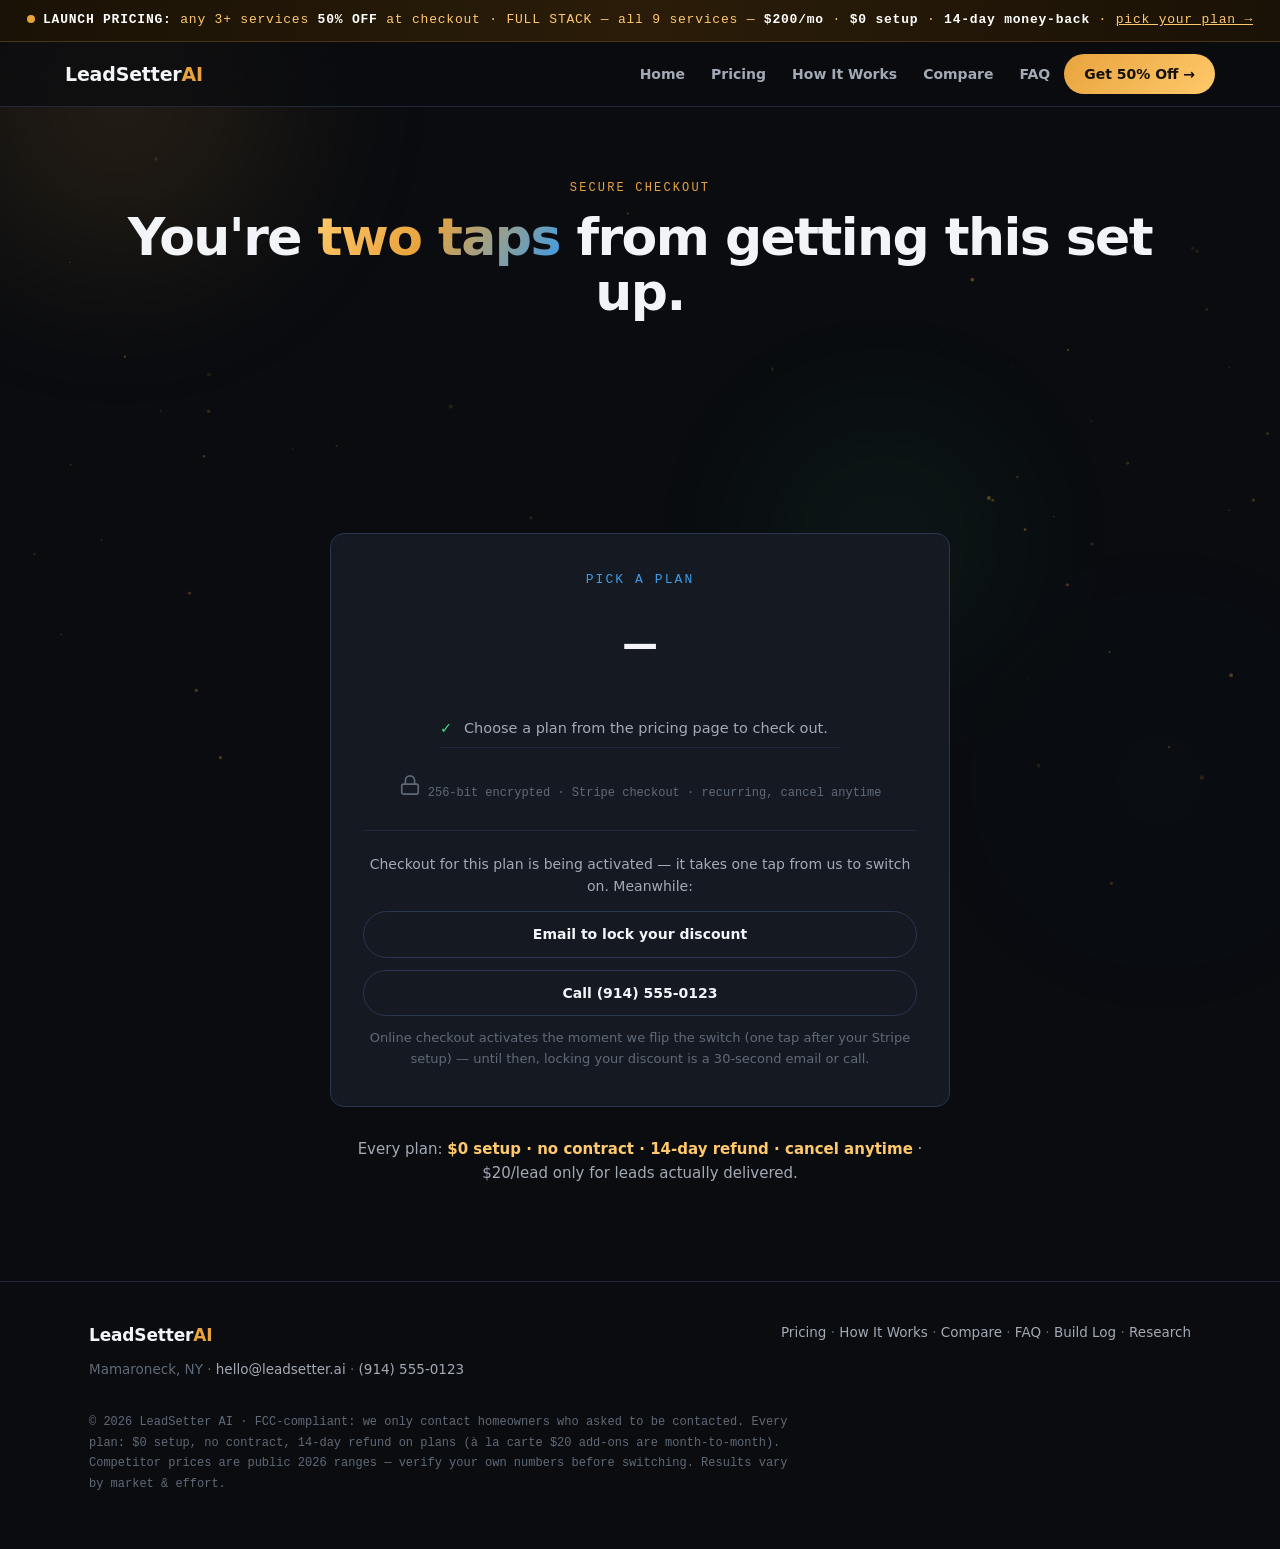
<file: checkout.html>
<!DOCTYPE html>
<html lang="en">
<head>
<meta charset="UTF-8">
<meta name="viewport" content="width=device-width, initial-scale=1.0">
<title>Checkout — LeadSetter AI</title>
<meta name="description" content="Secure checkout for LeadSetter AI plans. Stripe-powered, $0 setup, cancel anytime.">
<link rel="stylesheet" href="css/style.css">
</head>
<body>
<canvas id="particles"></canvas>
<div class="orb orb-g"></div><div class="orb orb-b"></div><div class="orb orb-g2"></div>
<div class="launchbar"><span class="pulse"></span><b>LAUNCH PRICING:</b> any 3+ services <b>50% OFF</b> at checkout · FULL STACK — all 9 services — <b>$200/mo</b> · <b>$0 setup</b> · <b>14-day money-back</b> · <a href="pricing.html">pick your plan →</a></div>
<nav><div class="wrap">
  <div class="logo">LeadSetter<span>AI</span></div>
  <div style="display:flex;align-items:center;flex-wrap:wrap">
    <a class="navl" href="index.html">Home</a>
    <a class="navl" href="pricing.html">Pricing</a>
    <a class="navl" href="how-it-works.html">How It Works</a>
    <a class="navl" href="compare.html">Compare</a>
    <a class="navl" href="faq.html">FAQ</a>
    <a class="btn btn-gold cta-mini" href="pricing.html">Get 50% Off →</a>
  </div>
</div></nav>

<section class="page-head"><div class="wrap">
  <div class="kicker reveal">Secure checkout</div>
  <h1 class="reveal">You're <span class="grad">two taps</span> from getting this set up.</h1>
</div></section>

<section><div class="wrap">
  <div class="checkout-wrap">
    <div class="plan-card reveal" id="planCard">
      <div class="plan-name" id="planName">—</div>
      <div class="plan-price" id="planPrice">—</div>
      <div class="plan-note" id="planNote"></div>
      <ul id="planFeatures"></ul>
      <a class="btn btn-gold" id="checkoutBtn" href="#">Secure Checkout →</a>
      <div class="secure-line"><svg class="ic" width="22" height="22" viewBox="0 0 24 24" fill="none" stroke="currentColor" stroke-width="1.8" stroke-linecap="round" stroke-linejoin="round"><rect x="3" y="11" width="18" height="11" rx="2" ry="2"/><path d="M7 11V7a5 5 0 0 1 10 0v4"/></svg> 256-bit encrypted · Stripe checkout · recurring, cancel anytime</div>
      <div class="fallback" id="fallback" style="display:none">
        <div>Checkout for this plan is being activated — it takes one tap from us to switch on. Meanwhile:</div>
        <div style="margin-top:14px;display:flex;gap:12px;justify-content:center;flex-wrap:wrap">
          <a class="btn btn-ghost small" href="mailto:hello@leadsetter.ai?subject=Checkout%20-%20PLAN">Email to lock your discount</a>
          <a class="btn btn-ghost small" href="tel:+19145550123">Call (914) 555-0123</a>
        </div>
      </div>
      <div class="redirect-note" id="redirectNote"></div>
    </div>
    <p class="leadnote" style="margin-top:30px">Every plan: <b>$0 setup · no contract · 14-day refund · cancel anytime</b> · $20/lead only for leads actually delivered.</p>
  </div>
</div></section>

<footer>
  <div class="wrap">
    <div>
      <div class="logo" style="font-size:17px">LeadSetter<span>AI</span></div>
      <div style="margin-top:10px">Mamaroneck, NY · <a href="mailto:hello@leadsetter.ai">hello@leadsetter.ai</a> · <a href="tel:+19145550123">(914) 555-0123</a></div>
    </div>
    <div>
      <a href="pricing.html">Pricing</a> · <a href="how-it-works.html">How It Works</a> · <a href="compare.html">Compare</a> · <a href="faq.html">FAQ</a> · <a href="build-log.html">Build Log</a> · <a href="research.html">Research</a>
    </div>
    <div class="comp">© 2026 LeadSetter AI · FCC-compliant: we only contact homeowners who asked to be contacted. Every plan: $0 setup, no contract, 14-day refund on plans (à la carte $20 add-ons are month-to-month). Competitor prices are public 2026 ranges — verify your own numbers before switching. Results vary by market &amp; effort.</div>
  </div>
</footer>
<script src="js/site.js"></script>
<script src="js/checkout.js"></script>
</body>
</html>
</file>
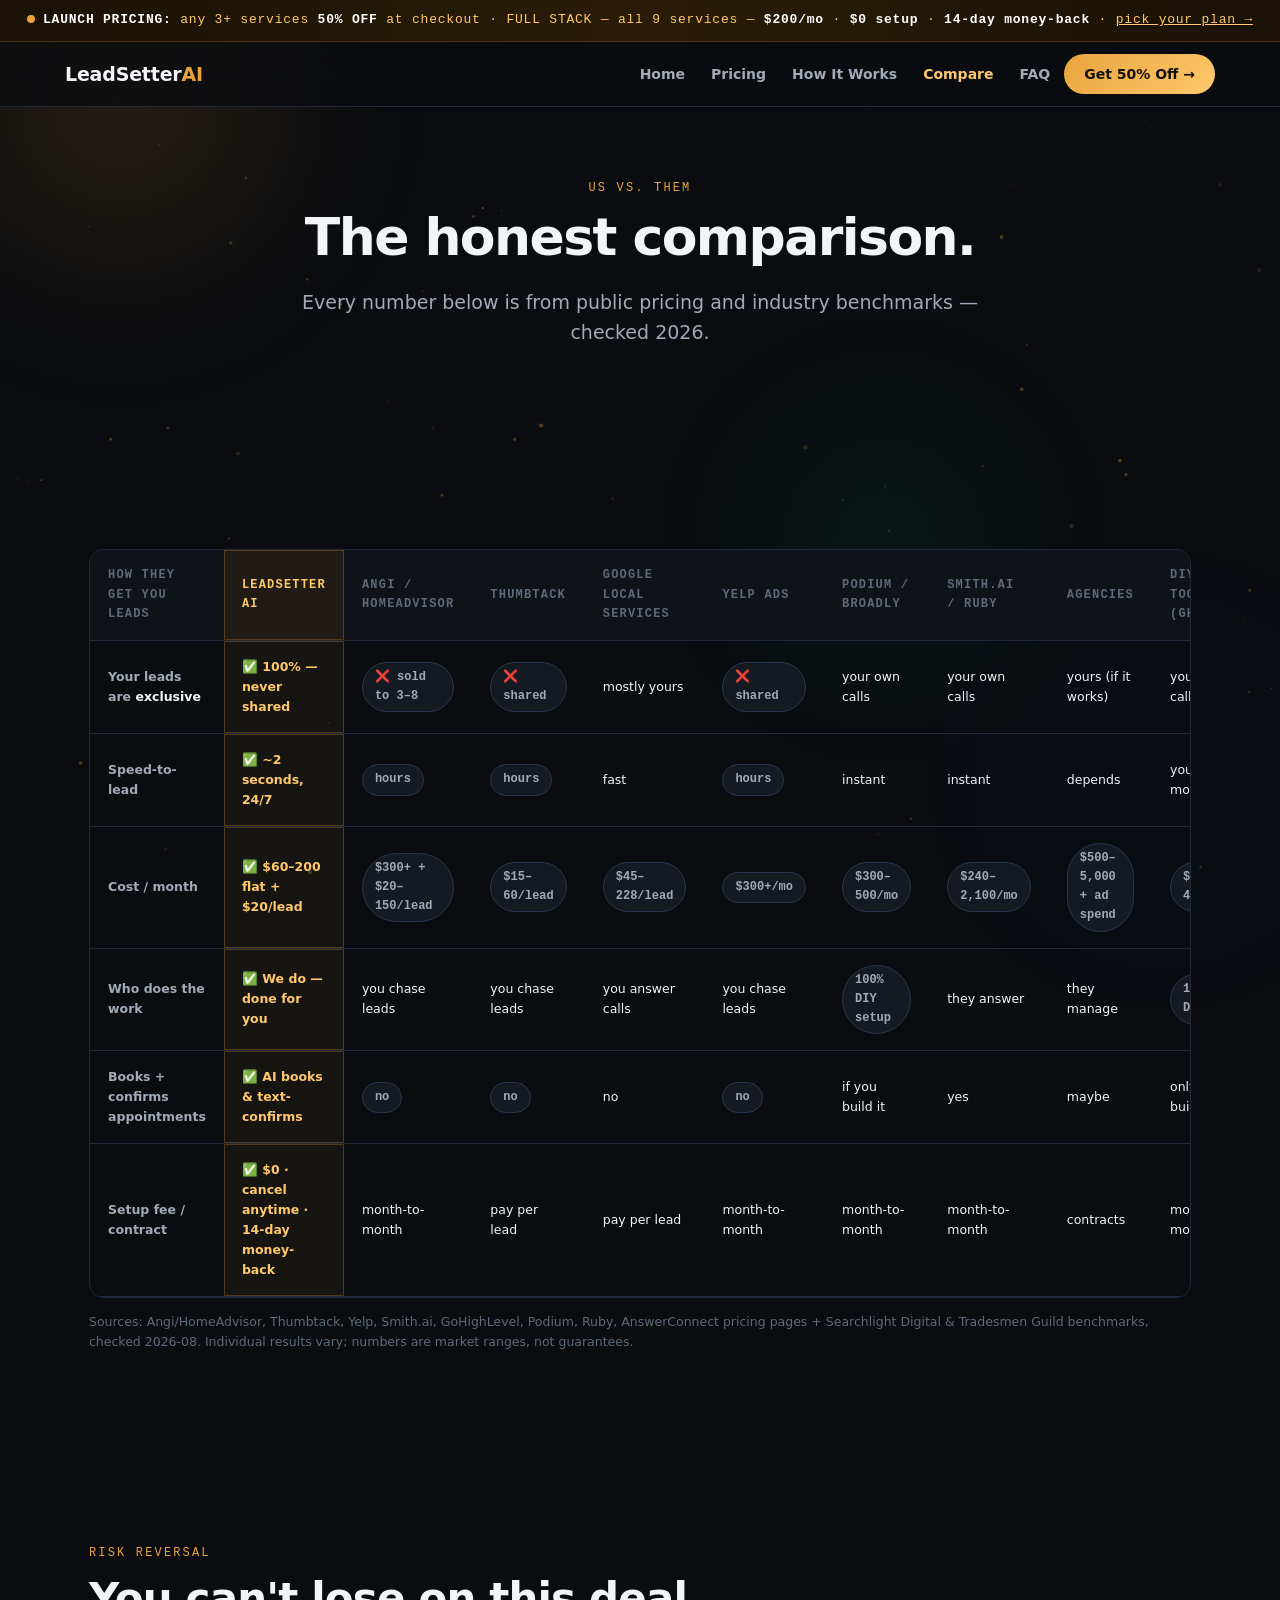
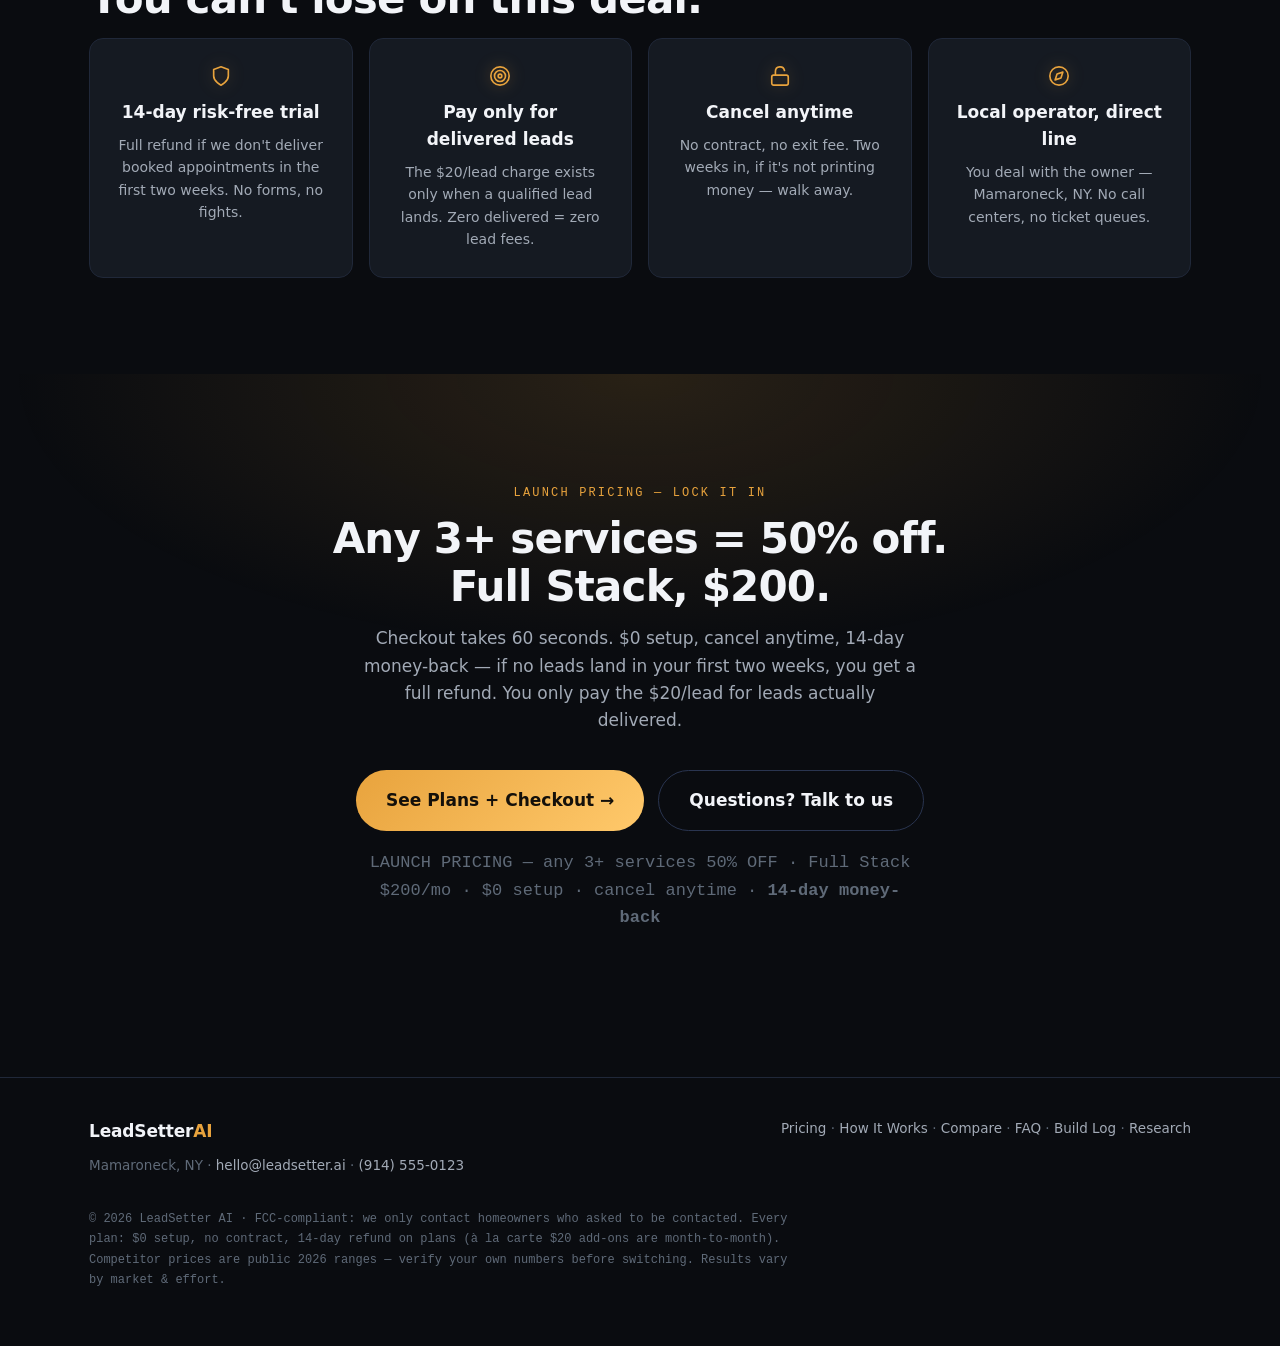
<file: compare.html>
<!DOCTYPE html>
<html lang="en">
<head>
<meta charset="UTF-8">
<meta name="viewport" content="width=device-width, initial-scale=1.0">
<title>LeadSetter AI vs Angi vs DIY — Honest Comparison</title>
<meta name="description" content="Exclusive leads vs shared, 2-second AI response vs hours, $60-200 flat vs $300+ per month. Full comparison table with 2026 verified pricing.">
<link rel="stylesheet" href="css/style.css">
</head>
<body>
<canvas id="particles"></canvas>
<div class="orb orb-g"></div><div class="orb orb-b"></div><div class="orb orb-g2"></div>
<div class="launchbar"><span class="pulse"></span><b>LAUNCH PRICING:</b> any 3+ services <b>50% OFF</b> at checkout · FULL STACK — all 9 services — <b>$200/mo</b> · <b>$0 setup</b> · <b>14-day money-back</b> · <a href="pricing.html">pick your plan →</a></div>
<nav><div class="wrap">
  <div class="logo">LeadSetter<span>AI</span></div>
  <div style="display:flex;align-items:center;flex-wrap:wrap">
    <a class="navl" href="index.html">Home</a>
    <a class="navl" href="pricing.html">Pricing</a>
    <a class="navl" href="how-it-works.html">How It Works</a>
    <a class="navl on" href="compare.html">Compare</a>
    <a class="navl" href="faq.html">FAQ</a>
    <a class="btn btn-gold cta-mini" href="pricing.html">Get 50% Off →</a>
  </div>
</div></nav>

<section class="page-head"><div class="wrap">
  <div class="kicker reveal">Us vs. them</div>
  <h1 class="reveal">The honest comparison.</h1>
  <p class="sub reveal">Every number below is from public pricing and industry benchmarks — checked 2026.</p>
</div></section>

<section><div class="wrap">
  <div class="vstable reveal">
    <div style="overflow-x:auto">
    <table class="vs">
      <thead>
        <tr>
          <th>How they get you leads</th>
          <th class="us">LeadSetter AI</th>
          <th>Angi / HomeAdvisor</th>
          <th>Thumbtack</th>
          <th>Google Local Services</th>
          <th>Yelp Ads</th>
          <th>Podium / Broadly</th>
          <th>Smith.ai / Ruby</th>
          <th>Agencies</th>
          <th>DIY tools (GHL)</th>
        </tr>
      </thead>
      <tbody>
        <tr>
          <td class="feat">Your leads are <b>exclusive</b></td>
          <td class="us usrow-hl">✅ 100% — never shared</td>
          <td><span class="pill p-bad">❌ sold to 3–8</span></td>
          <td><span class="pill p-bad">❌ shared</span></td>
          <td>mostly yours</td>
          <td><span class="pill p-bad">❌ shared</span></td>
          <td>your own calls</td>
          <td>your own calls</td>
          <td>yours (if it works)</td>
          <td>your own calls</td>
        </tr>
        <tr>
          <td class="feat">Speed-to-lead</td>
          <td class="us usrow-hl">✅ ~2 seconds, 24/7</td>
          <td><span class="pill p-bad">hours</span></td>
          <td><span class="pill p-bad">hours</span></td>
          <td>fast</td>
          <td><span class="pill p-bad">hours</span></td>
          <td>instant</td>
          <td>instant</td>
          <td>depends</td>
          <td>you monitor it</td>
        </tr>
        <tr>
          <td class="feat">Cost / month</td>
          <td class="us usrow-hl">✅ $60–200 flat + $20/lead</td>
          <td><span class="pill p-bad">$300+ + $20–150/lead</span></td>
          <td><span class="pill p-bad">$15–60/lead</span></td>
          <td><span class="pill p-bad">$45–228/lead</span></td>
          <td><span class="pill p-bad">$300+/mo</span></td>
          <td><span class="pill p-mid">$300–500/mo</span></td>
          <td><span class="pill p-bad">$240–2,100/mo</span></td>
          <td><span class="pill p-bad">$500–5,000 + ad spend</span></td>
          <td><span class="pill p-mid">$97–497/mo</span></td>
        </tr>
        <tr>
          <td class="feat">Who does the work</td>
          <td class="us usrow-hl">✅ We do — done for you</td>
          <td>you chase leads</td>
          <td>you chase leads</td>
          <td>you answer calls</td>
          <td>you chase leads</td>
          <td><span class="pill p-bad">100% DIY setup</span></td>
          <td>they answer</td>
          <td>they manage</td>
          <td><span class="pill p-bad">100% DIY</span></td>
        </tr>
        <tr>
          <td class="feat">Books + confirms appointments</td>
          <td class="us usrow-hl">✅ AI books &amp; text-confirms</td>
          <td><span class="pill p-bad">no</span></td>
          <td><span class="pill p-bad">no</span></td>
          <td>no</td>
          <td><span class="pill p-bad">no</span></td>
          <td>if you build it</td>
          <td>yes</td>
          <td>maybe</td>
          <td>only if you build it</td>
        </tr>
        <tr>
          <td class="feat">Setup fee / contract</td>
          <td class="us usrow-hl">✅ $0 · cancel anytime · 14-day money-back</td>
          <td>month-to-month</td>
          <td>pay per lead</td>
          <td>pay per lead</td>
          <td>month-to-month</td>
          <td>month-to-month</td>
          <td>month-to-month</td>
          <td>contracts</td>
          <td>month-to-month</td>
        </tr>
      </tbody>
    </table>
    </div>
  </div>
  <p class="small-print">Sources: Angi/HomeAdvisor, Thumbtack, Yelp, Smith.ai, GoHighLevel, Podium, Ruby, AnswerConnect pricing pages + Searchlight Digital &amp; Tradesmen Guild benchmarks, checked 2026-08. Individual results vary; numbers are market ranges, not guarantees.</p>
</div></section>

<section id="guarantee"><div class="wrap">
  <div class="kicker reveal">Risk reversal</div>
  <h2 class="reveal">You can't lose on this deal.</h2>
  <div class="guar reveal">
    <div class="gcard"><div class="gico"><svg class="ic" width="22" height="22" viewBox="0 0 24 24" fill="none" stroke="currentColor" stroke-width="1.8" stroke-linecap="round" stroke-linejoin="round"><path d="M12 22s8-4 8-10V5l-8-3-8 3v7c0 6 8 10 8 10z"/></svg></div><h3>14-day risk-free trial</h3><p>Full refund if we don't deliver booked appointments in the first two weeks. No forms, no fights.</p></div>
    <div class="gcard"><div class="gico"><svg class="ic" width="22" height="22" viewBox="0 0 24 24" fill="none" stroke="currentColor" stroke-width="1.8" stroke-linecap="round" stroke-linejoin="round"><circle cx="12" cy="12" r="10"/><circle cx="12" cy="12" r="6"/><circle cx="12" cy="12" r="2"/></svg></div><h3>Pay only for delivered leads</h3><p>The $20/lead charge exists only when a qualified lead lands. Zero delivered = zero lead fees.</p></div>
    <div class="gcard"><div class="gico"><svg class="ic" width="22" height="22" viewBox="0 0 24 24" fill="none" stroke="currentColor" stroke-width="1.8" stroke-linecap="round" stroke-linejoin="round"><rect x="3" y="11" width="18" height="11" rx="2" ry="2"/><path d="M7 11V7a5 5 0 0 1 9.9-1"/></svg></div><h3>Cancel anytime</h3><p>No contract, no exit fee. Two weeks in, if it's not printing money — walk away.</p></div>
    <div class="gcard"><div class="gico"><svg class="ic" width="22" height="22" viewBox="0 0 24 24" fill="none" stroke="currentColor" stroke-width="1.8" stroke-linecap="round" stroke-linejoin="round"><circle cx="12" cy="12" r="10"/><polygon points="16.24 7.76 14.12 14.12 7.76 16.24 9.88 9.88 16.24 7.76"/></svg></div><h3>Local operator, direct line</h3><p>You deal with the owner — Mamaroneck, NY. No call centers, no ticket queues.</p></div>
  </div>
</div></section>

<section class="cta-final" id="cta"><div class="wrap">
  <div class="kicker reveal">Launch pricing — lock it in</div>
  <h2 class="reveal">Any 3+ services = <span class="grad">50% off.</span> Full Stack, $200.</h2>
  <p>Checkout takes 60 seconds. $0 setup, cancel anytime, 14-day money-back — if no leads land in your first two weeks, you get a full refund. You only pay the $20/lead for leads actually delivered.</p>
  <div style="display:flex;gap:14px;justify-content:center;flex-wrap:wrap">
    <a class="btn btn-gold" href="pricing.html">See Plans + Checkout →</a>
    <a class="btn btn-ghost" href="faq.html#contact">Questions? Talk to us</a>
  </div>
  <p class="trustline mono" style="color:var(--dim);margin-top:18px">LAUNCH PRICING — any 3+ services 50% OFF · Full Stack $200/mo · $0 setup · cancel anytime · <b>14-day money-back</b></p>
</div></section>

<footer>
  <div class="wrap">
    <div>
      <div class="logo" style="font-size:17px">LeadSetter<span>AI</span></div>
      <div style="margin-top:10px">Mamaroneck, NY · <a href="mailto:hello@leadsetter.ai">hello@leadsetter.ai</a> · <a href="tel:+19145550123">(914) 555-0123</a></div>
    </div>
    <div>
      <a href="pricing.html">Pricing</a> · <a href="how-it-works.html">How It Works</a> · <a href="compare.html">Compare</a> · <a href="faq.html">FAQ</a> · <a href="build-log.html">Build Log</a> · <a href="research.html">Research</a>
    </div>
    <div class="comp">© 2026 LeadSetter AI · FCC-compliant: we only contact homeowners who asked to be contacted. Every plan: $0 setup, no contract, 14-day refund on plans (à la carte $20 add-ons are month-to-month). Competitor prices are public 2026 ranges — verify your own numbers before switching. Results vary by market &amp; effort.</div>
  </div>
</footer>
<script src="js/site.js"></script>

</body>
</html>
</file>
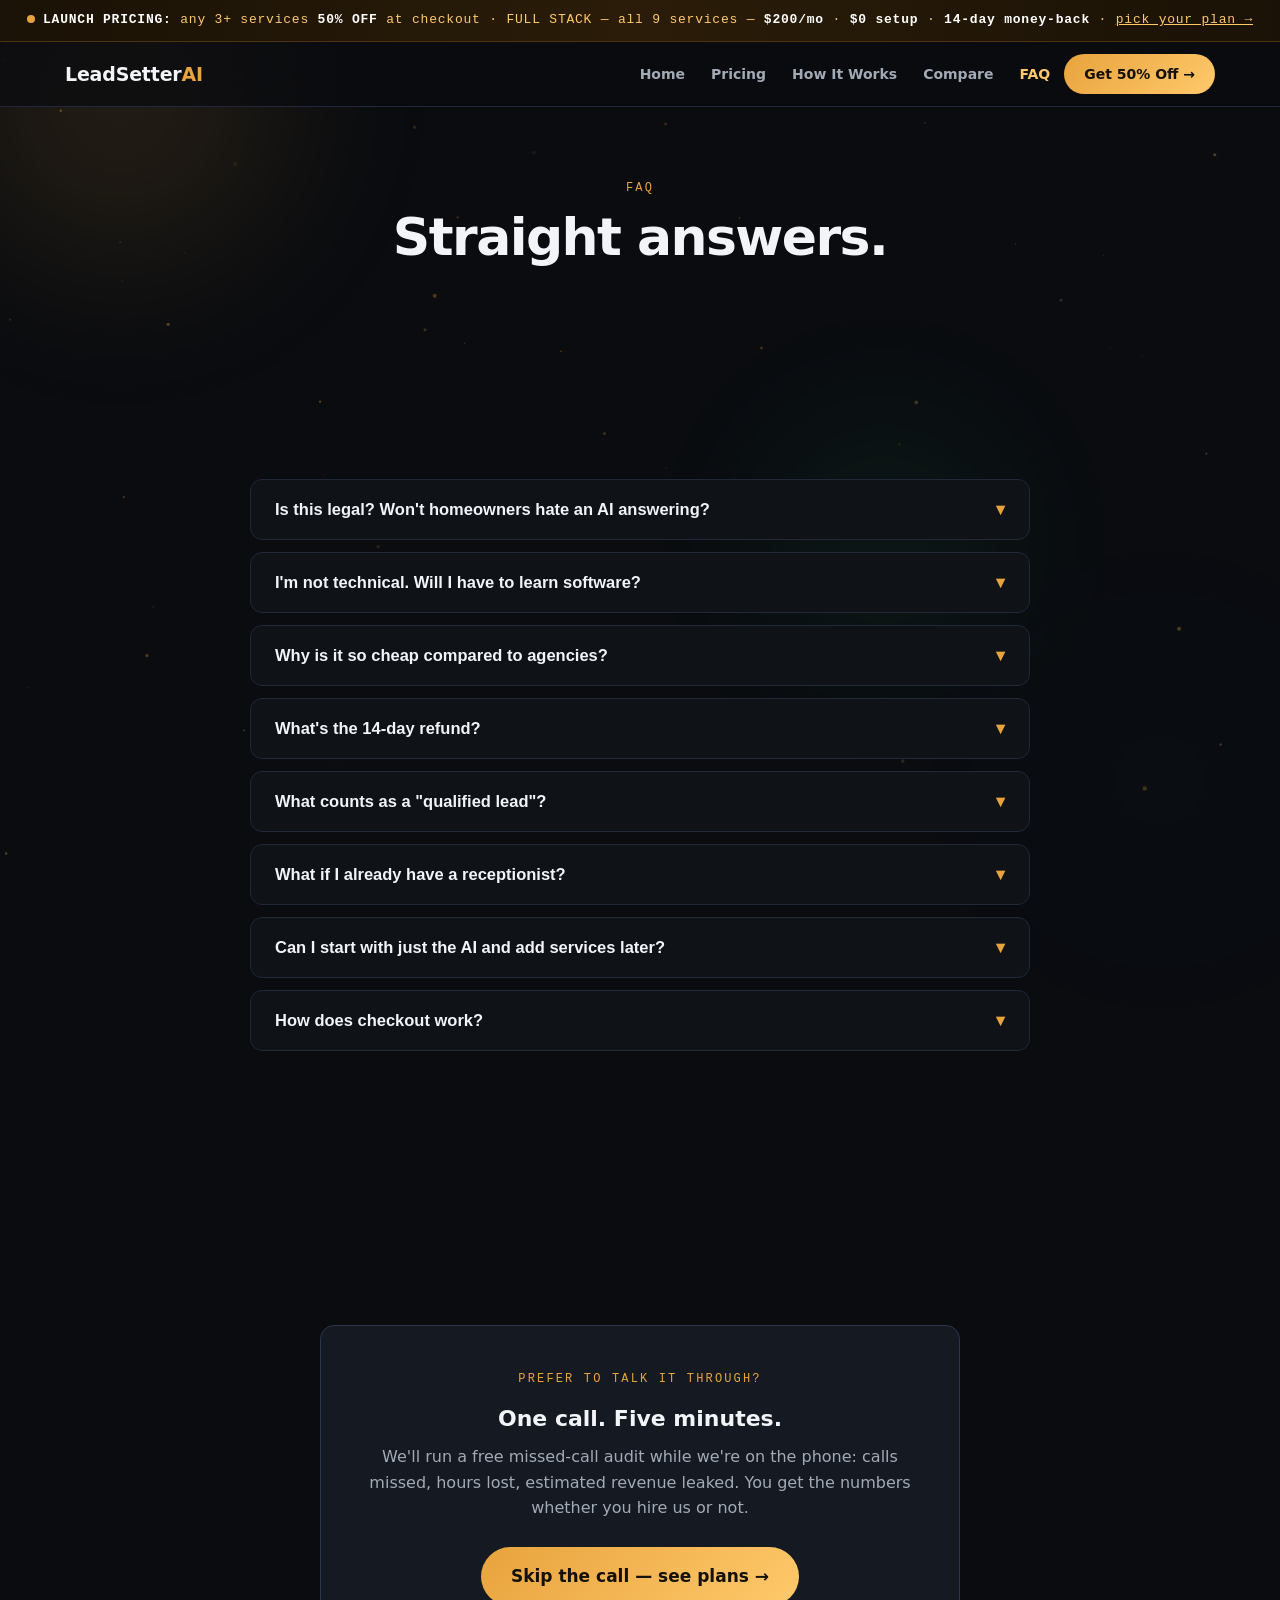
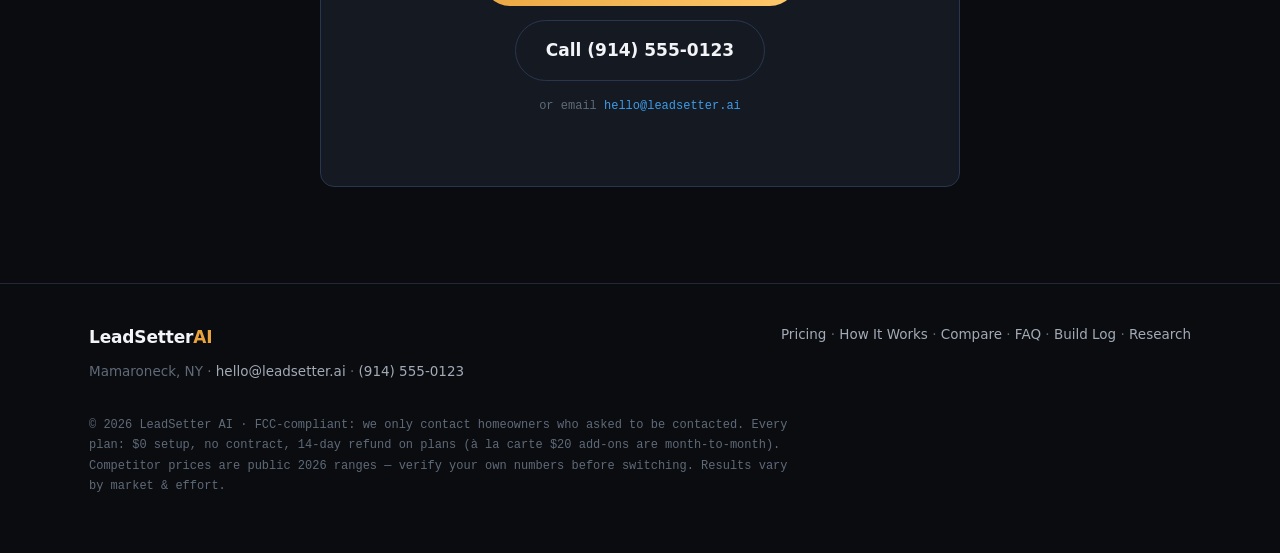
<file: faq.html>
<!DOCTYPE html>
<html lang="en">
<head>
<meta charset="UTF-8">
<meta name="viewport" content="width=device-width, initial-scale=1.0">
<title>FAQ — Straight Answers | LeadSetter AI</title>
<meta name="description" content="Is it legal? Do I need to learn software? What counts as a qualified lead? Straight answers about LeadSetter AI appointment setting.">
<link rel="stylesheet" href="css/style.css">
</head>
<body>
<canvas id="particles"></canvas>
<div class="orb orb-g"></div><div class="orb orb-b"></div><div class="orb orb-g2"></div>
<div class="launchbar"><span class="pulse"></span><b>LAUNCH PRICING:</b> any 3+ services <b>50% OFF</b> at checkout · FULL STACK — all 9 services — <b>$200/mo</b> · <b>$0 setup</b> · <b>14-day money-back</b> · <a href="pricing.html">pick your plan →</a></div>
<nav><div class="wrap">
  <div class="logo">LeadSetter<span>AI</span></div>
  <div style="display:flex;align-items:center;flex-wrap:wrap">
    <a class="navl" href="index.html">Home</a>
    <a class="navl" href="pricing.html">Pricing</a>
    <a class="navl" href="how-it-works.html">How It Works</a>
    <a class="navl" href="compare.html">Compare</a>
    <a class="navl on" href="faq.html">FAQ</a>
    <a class="btn btn-gold cta-mini" href="pricing.html">Get 50% Off →</a>
  </div>
</div></nav>

<section class="page-head"><div class="wrap">
  <div class="kicker reveal">FAQ</div>
  <h1 class="reveal">Straight answers.</h1>
</div></section>

<section><div class="wrap">
  <div class="faq reveal">
    <div class="fitem"><button class="fq">Is this legal? Won't homeowners hate an AI answering?<span class="chev">▾</span></button><div class="fa"><p>We're FCC-compliant by design: we only contact homeowners who already reached out — missed calls, form fills, opted-in texts. Homeowners don't care who picks up — they care that someone picks up in 2 seconds instead of voicemail. The AI books the appointment; you close the job.</p></div></div>
    <div class="fitem"><button class="fq">I'm not technical. Will I have to learn software?<span class="chev">▾</span></button><div class="fa"><p>Zero. We build everything — AI agent, calendar sync, texts, reporting — and launch it in about 5 days. Your only job is to approve the setup and show up for the booked appointments.</p></div></div>
    <div class="fitem"><button class="fq">Why is it so cheap compared to agencies?<span class="chev">▾</span></button><div class="fa"><p>Because we run on AI and automation instead of account-manager overhead, we operate on slimmer margins than traditional agencies — we don't need $2,500/mo to make a client profitable. We pass that saving to you: $20 per delivered lead, not per hour of "management." Cheaper for you because it costs us less to run — not because it's a temporary deal.</p></div></div>
    <div class="fitem"><button class="fq">What's the 14-day refund?<span class="chev">▾</span></button><div class="fa"><p>Every plan (Starter, Advertising, Local Domination, Full Stack, and any custom plan) comes with a 14-day refund: if we don't deliver booked appointments in your first two weeks, you get your money back — no forms, no fights. The $20 à la carte add-ons are month-to-month, so there's nothing to refund — you just cancel. That's the whole deal: $0 setup, no contract, 14-day refund, cancel anytime.</p></div></div>
    <div class="fitem"><button class="fq">What counts as a "qualified lead"?<span class="chev">▾</span></button><div class="fa"><p>A homeowner who called or submitted a request about your actual service, got qualified by the AI (real need, real contact info, ready to book), and an appointment was booked or attempted within your service area. No tire-kickers, no lead resale, no mystery data.</p></div></div>
    <div class="fitem"><button class="fq">What if I already have a receptionist?<span class="chev">▾</span></button><div class="fa"><p>Perfect — the AI is your after-hours, weekend, and overflow backup. It answers when she can't, books into the same calendar, and confirms every appointment. Contractors with receptionists typically see the biggest lift from missed-call capture.</p></div></div>
    <div class="fitem"><button class="fq">Can I start with just the AI and add services later?<span class="chev">▾</span></button><div class="fa"><p>Yes — that's the whole point. Start with the Starter bundle at $60, watch booked appointments land for two weeks, then stack the services that move your business. The 50% bundle discount applies the moment you hit three.</p></div></div>
    <div class="fitem"><button class="fq">How does checkout work?<span class="chev">▾</span></button><div class="fa"><p>Pick a plan, hit Checkout, and you'll be on a secure payment page in seconds — no sales call required. Recurring billing, cancel anytime, and you only pay the $20/lead for leads actually delivered. Prefer a human? We're one call away.</p></div></div>
  </div>
</div></section>

<section id="contact" style="margin-top:70px"><div class="wrap">
  <div class="contact-card reveal">
    <div class="kicker">Prefer to talk it through?</div>
    <div class="big">One call. Five minutes.</div>
    <p>We'll run a free missed-call audit while we're on the phone: calls missed, hours lost, estimated revenue leaked. You get the numbers whether you hire us or not.</p>
    <div style="display:flex;gap:14px;justify-content:center;flex-wrap:wrap">
      <a class="btn btn-gold" href="pricing.html">Skip the call — see plans →</a>
      <a class="btn btn-ghost" href="tel:+19145550123">Call (914) 555-0123</a>
    </div>
    <p class="mono" style="font-size:12px;color:var(--dim);margin-top:16px">or email <a href="mailto:hello@leadsetter.ai">hello@leadsetter.ai</a></p>
  </div>
</div></section>

<footer>
  <div class="wrap">
    <div>
      <div class="logo" style="font-size:17px">LeadSetter<span>AI</span></div>
      <div style="margin-top:10px">Mamaroneck, NY · <a href="mailto:hello@leadsetter.ai">hello@leadsetter.ai</a> · <a href="tel:+19145550123">(914) 555-0123</a></div>
    </div>
    <div>
      <a href="pricing.html">Pricing</a> · <a href="how-it-works.html">How It Works</a> · <a href="compare.html">Compare</a> · <a href="faq.html">FAQ</a> · <a href="build-log.html">Build Log</a> · <a href="research.html">Research</a>
    </div>
    <div class="comp">© 2026 LeadSetter AI · FCC-compliant: we only contact homeowners who asked to be contacted. Every plan: $0 setup, no contract, 14-day refund on plans (à la carte $20 add-ons are month-to-month). Competitor prices are public 2026 ranges — verify your own numbers before switching. Results vary by market &amp; effort.</div>
  </div>
</footer>
<script src="js/site.js"></script>

</body>
</html>
</file>
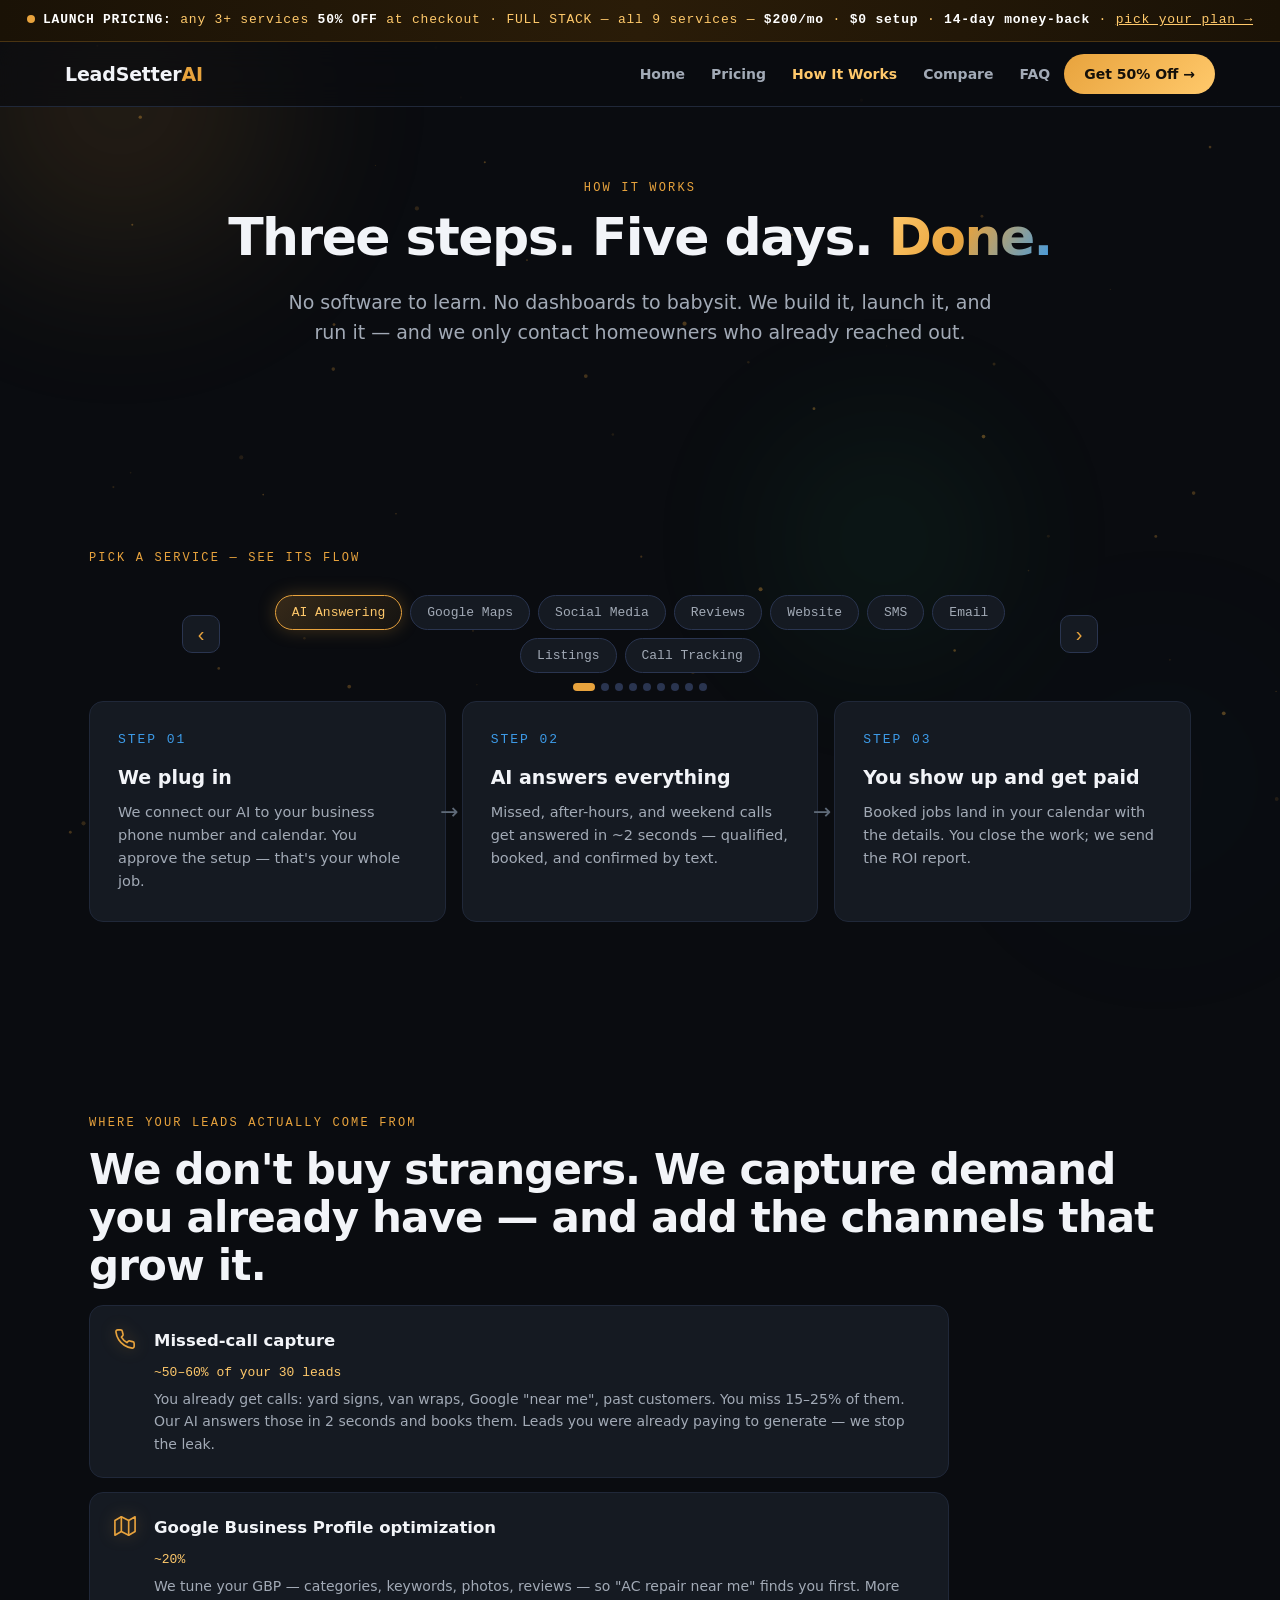
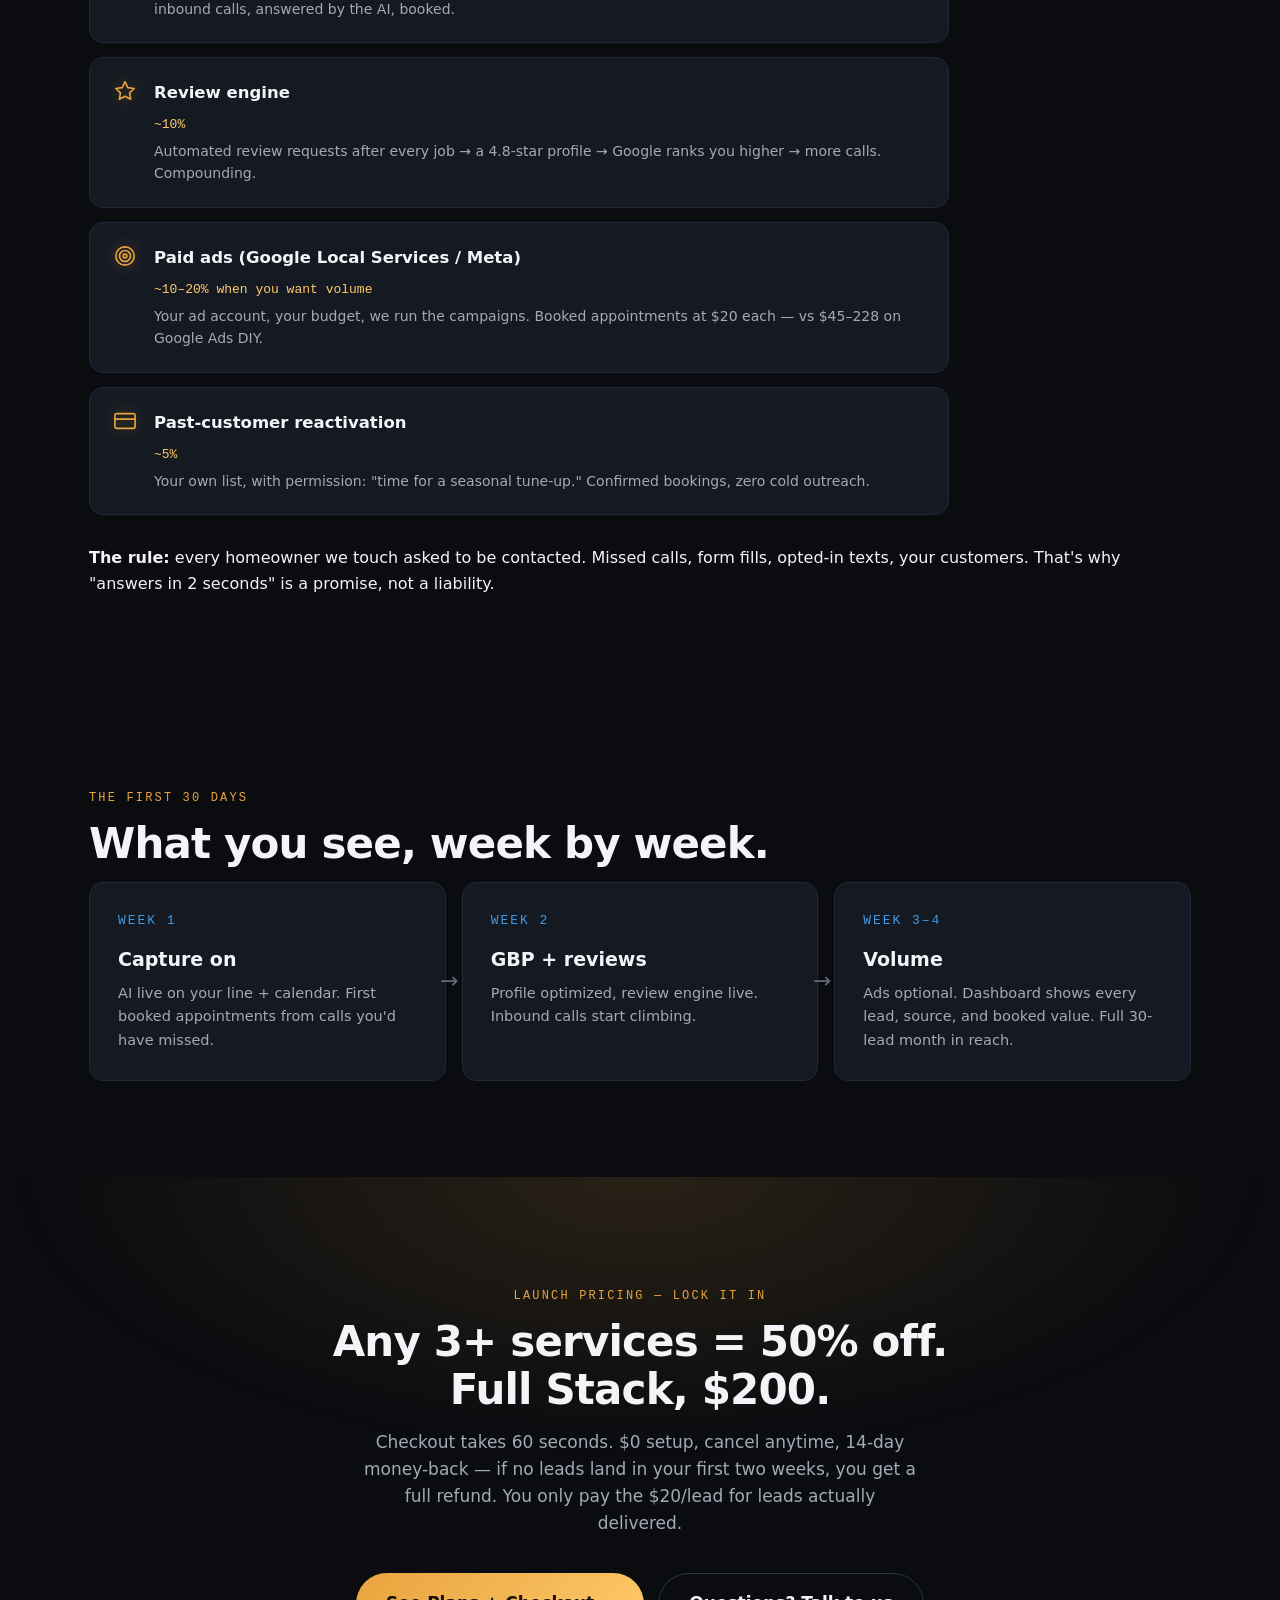
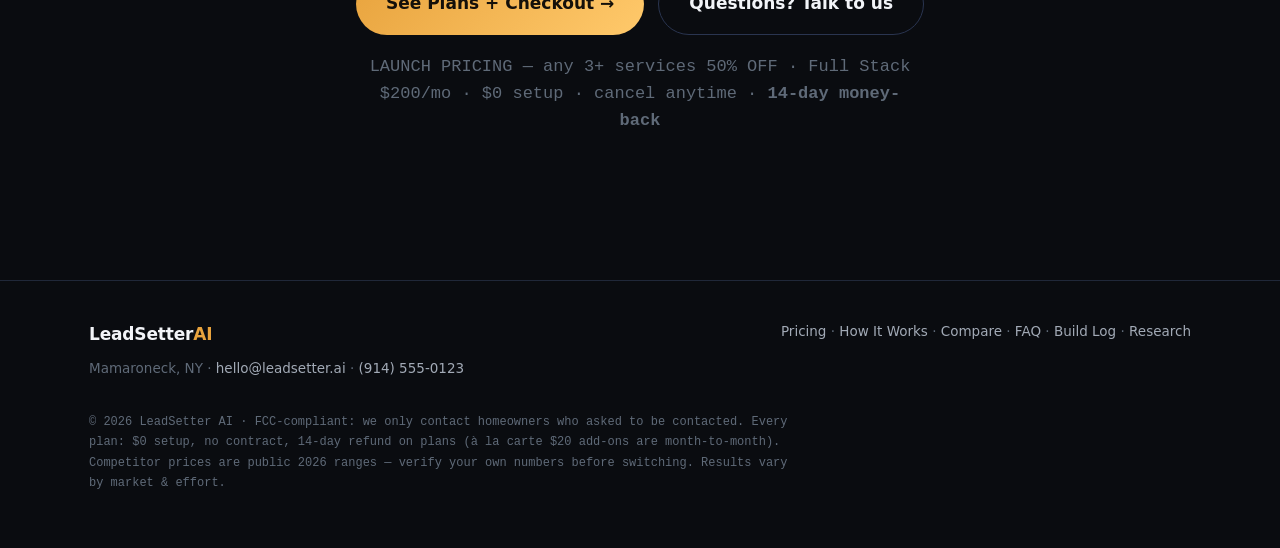
<file: how-it-works.html>
<!DOCTYPE html>
<html lang="en">
<head>
<meta charset="UTF-8">
<meta name="viewport" content="width=device-width, initial-scale=1.0">
<title>How It Works — 5 Ways We Get Your Leads | LeadSetter AI</title>
<meta name="description" content="Three steps, five days: AI answers missed calls, books appointments, confirms by text. 5 lead channels: missed-call capture, GBP, reviews, ads, reactivation. FCC-compliant.">
<link rel="stylesheet" href="css/style.css">
</head>
<body>
<canvas id="particles"></canvas>
<div class="orb orb-g"></div><div class="orb orb-b"></div><div class="orb orb-g2"></div>
<div class="launchbar"><span class="pulse"></span><b>LAUNCH PRICING:</b> any 3+ services <b>50% OFF</b> at checkout · FULL STACK — all 9 services — <b>$200/mo</b> · <b>$0 setup</b> · <b>14-day money-back</b> · <a href="pricing.html">pick your plan →</a></div>
<nav><div class="wrap">
  <div class="logo">LeadSetter<span>AI</span></div>
  <div style="display:flex;align-items:center;flex-wrap:wrap">
    <a class="navl" href="index.html">Home</a>
    <a class="navl" href="pricing.html">Pricing</a>
    <a class="navl on" href="how-it-works.html">How It Works</a>
    <a class="navl" href="compare.html">Compare</a>
    <a class="navl" href="faq.html">FAQ</a>
    <a class="btn btn-gold cta-mini" href="pricing.html">Get 50% Off →</a>
  </div>
</div></nav>

<section class="page-head"><div class="wrap">
  <div class="kicker reveal">How it works</div>
  <h1 class="reveal">Three steps. Five days. <span class="grad">Done.</span></h1>
  <p class="sub reveal">No software to learn. No dashboards to babysit. We build it, launch it, and run it — and we only contact homeowners who already reached out.</p>
</div></section>

<section><div class="wrap">
  <div class="kicker reveal">Pick a service — see its flow</div>
  <div class="picker reveal" id="svcPicker">
    <button class="pick-arrow" id="pickPrev" aria-label="Previous service">‹</button>
    <div class="pick-pills" id="pickPills">
      <button class="pill" data-svc="ai">AI Answering</button>
      <button class="pill" data-svc="gbp">Google Maps</button>
      <button class="pill" data-svc="social">Social Media</button>
      <button class="pill" data-svc="reviews">Reviews</button>
      <button class="pill" data-svc="website">Website</button>
      <button class="pill" data-svc="sms">SMS</button>
      <button class="pill" data-svc="email">Email</button>
      <button class="pill" data-svc="citations">Listings</button>
      <button class="pill" data-svc="tracking">Call Tracking</button>
    </div>
    <button class="pick-arrow" id="pickNext" aria-label="Next service">›</button>
    <div class="pick-dots" id="pickDots"></div>
  </div>
  <div class="steps reveal" id="flowSteps">
    <div class="step"><div class="num">STEP 01</div><h3 class="fs-t1">We plug in</h3><p class="fs-p1">We point our AI at your business number, calendar, and Google profile. You approve the setup — that's your whole job.</p></div>
    <div class="step"><div class="num">STEP 02</div><h3 class="fs-t2">AI answers everything</h3><p class="fs-p2">Missed calls, after-hours calls, weekend calls, form fills — answered in ~2 seconds. Qualified, booked, confirmed by text.</p></div>
    <div class="step"><div class="num">STEP 03</div><h3 class="fs-t3">You show up and get paid</h3><p class="fs-p3">Booked appointments land in your calendar with context. You close the job. We send the ROI report.</p></div>
  </div>
</div></section>

<section id="channels"><div class="wrap">
  <div class="kicker reveal">Where your leads actually come from</div>
  <h2 class="reveal">We don't buy strangers. We capture demand you already have — and add the channels that grow it.</h2>
  <div class="channels reveal">
    <div class="chan"><div class="ico"><svg class="ic" width="22" height="22" viewBox="0 0 24 24" fill="none" stroke="currentColor" stroke-width="1.8" stroke-linecap="round" stroke-linejoin="round"><path d="M22 16.92v3a2 2 0 0 1-2.18 2 19.79 19.79 0 0 1-8.63-3.07 19.5 19.5 0 0 1-6-6 19.79 19.79 0 0 1-3.07-8.67A2 2 0 0 1 4.11 2h3a2 2 0 0 1 2 1.72c.13.96.36 1.9.7 2.81a2 2 0 0 1-.45 2.11L8.09 9.91a16 16 0 0 0 6 6l1.27-1.27a2 2 0 0 1 2.11-.45c.91.34 1.85.57 2.81.7A2 2 0 0 1 22 16.92z"/></svg></div><div><b>Missed-call capture</b><span class="pct">~50–60% of your 30 leads</span><p>You already get calls: yard signs, van wraps, Google "near me", past customers. You miss 15–25% of them. Our AI answers those in 2 seconds and books them. Leads you were already paying to generate — we stop the leak.</p></div></div>
    <div class="chan"><div class="ico"><svg class="ic" width="22" height="22" viewBox="0 0 24 24" fill="none" stroke="currentColor" stroke-width="1.8" stroke-linecap="round" stroke-linejoin="round"><polygon points="1 6 1 22 8 18 16 22 23 18 23 2 16 6 8 2 1 6"/><line x1="8" y1="2" x2="8" y2="18"/><line x1="16" y1="6" x2="16" y2="22"/></svg></div><div><b>Google Business Profile optimization</b><span class="pct">~20%</span><p>We tune your GBP — categories, keywords, photos, reviews — so "AC repair near me" finds you first. More inbound calls, answered by the AI, booked.</p></div></div>
    <div class="chan"><div class="ico"><svg class="ic" width="22" height="22" viewBox="0 0 24 24" fill="none" stroke="currentColor" stroke-width="1.8" stroke-linecap="round" stroke-linejoin="round"><polygon points="12 2 15.09 8.26 22 9.27 17 14.14 18.18 21.02 12 17.77 5.82 21.02 7 14.14 2 9.27 8.91 8.26 12 2"/></svg></div><div><b>Review engine</b><span class="pct">~10%</span><p>Automated review requests after every job → a 4.8-star profile → Google ranks you higher → more calls. Compounding.</p></div></div>
    <div class="chan"><div class="ico"><svg class="ic" width="22" height="22" viewBox="0 0 24 24" fill="none" stroke="currentColor" stroke-width="1.8" stroke-linecap="round" stroke-linejoin="round"><circle cx="12" cy="12" r="10"/><circle cx="12" cy="12" r="6"/><circle cx="12" cy="12" r="2"/></svg></div><div><b>Paid ads (Google Local Services / Meta)</b><span class="pct">~10–20% when you want volume</span><p>Your ad account, your budget, we run the campaigns. Booked appointments at $20 each — vs $45–228 on Google Ads DIY.</p></div></div>
    <div class="chan"><div class="ico"><svg class="ic" width="22" height="22" viewBox="0 0 24 24" fill="none" stroke="currentColor" stroke-width="1.8" stroke-linecap="round" stroke-linejoin="round"><rect x="1" y="4" width="22" height="16" rx="2" ry="2"/><line x1="1" y1="10" x2="23" y2="10"/></svg></div><div><b>Past-customer reactivation</b><span class="pct">~5%</span><p>Your own list, with permission: "time for a seasonal tune-up." Confirmed bookings, zero cold outreach.</p></div></div>
  </div>
  <div class="verdict reveal" style="margin-top:30px"><b>The rule:</b> every homeowner we touch asked to be contacted. Missed calls, form fills, opted-in texts, your customers. That's why "answers in 2 seconds" is a promise, not a liability.</div>
</div></section>

<section id="timeline"><div class="wrap">
  <div class="kicker reveal">The first 30 days</div>
  <h2 class="reveal">What you see, week by week.</h2>
  <div class="steps reveal">
    <div class="step"><div class="num">WEEK 1</div><h3>Capture on</h3><p>AI live on your line + calendar. First booked appointments from calls you'd have missed.</p></div>
    <div class="step"><div class="num">WEEK 2</div><h3>GBP + reviews</h3><p>Profile optimized, review engine live. Inbound calls start climbing.</p></div>
    <div class="step"><div class="num">WEEK 3–4</div><h3>Volume</h3><p>Ads optional. Dashboard shows every lead, source, and booked value. Full 30-lead month in reach.</p></div>
  </div>
</div></section>

<section class="cta-final" id="cta"><div class="wrap">
  <div class="kicker reveal">Launch pricing — lock it in</div>
  <h2 class="reveal">Any 3+ services = <span class="grad">50% off.</span> Full Stack, $200.</h2>
  <p>Checkout takes 60 seconds. $0 setup, cancel anytime, 14-day money-back — if no leads land in your first two weeks, you get a full refund. You only pay the $20/lead for leads actually delivered.</p>
  <div style="display:flex;gap:14px;justify-content:center;flex-wrap:wrap">
    <a class="btn btn-gold" href="pricing.html">See Plans + Checkout →</a>
    <a class="btn btn-ghost" href="faq.html#contact">Questions? Talk to us</a>
  </div>
  <p class="trustline mono" style="color:var(--dim);margin-top:18px">LAUNCH PRICING — any 3+ services 50% OFF · Full Stack $200/mo · $0 setup · cancel anytime · <b>14-day money-back</b></p>
</div></section>

<footer>
  <div class="wrap">
    <div>
      <div class="logo" style="font-size:17px">LeadSetter<span>AI</span></div>
      <div style="margin-top:10px">Mamaroneck, NY · <a href="mailto:hello@leadsetter.ai">hello@leadsetter.ai</a> · <a href="tel:+19145550123">(914) 555-0123</a></div>
    </div>
    <div>
      <a href="pricing.html">Pricing</a> · <a href="how-it-works.html">How It Works</a> · <a href="compare.html">Compare</a> · <a href="faq.html">FAQ</a> · <a href="build-log.html">Build Log</a> · <a href="research.html">Research</a>
    </div>
    <div class="comp">© 2026 LeadSetter AI · FCC-compliant: we only contact homeowners who asked to be contacted. Every plan: $0 setup, no contract, 14-day refund on plans (à la carte $20 add-ons are month-to-month). Competitor prices are public 2026 ranges — verify your own numbers before switching. Results vary by market &amp; effort.</div>
  </div>
</footer>
<script src="js/site.js"></script>

</body>
</html>
</file>
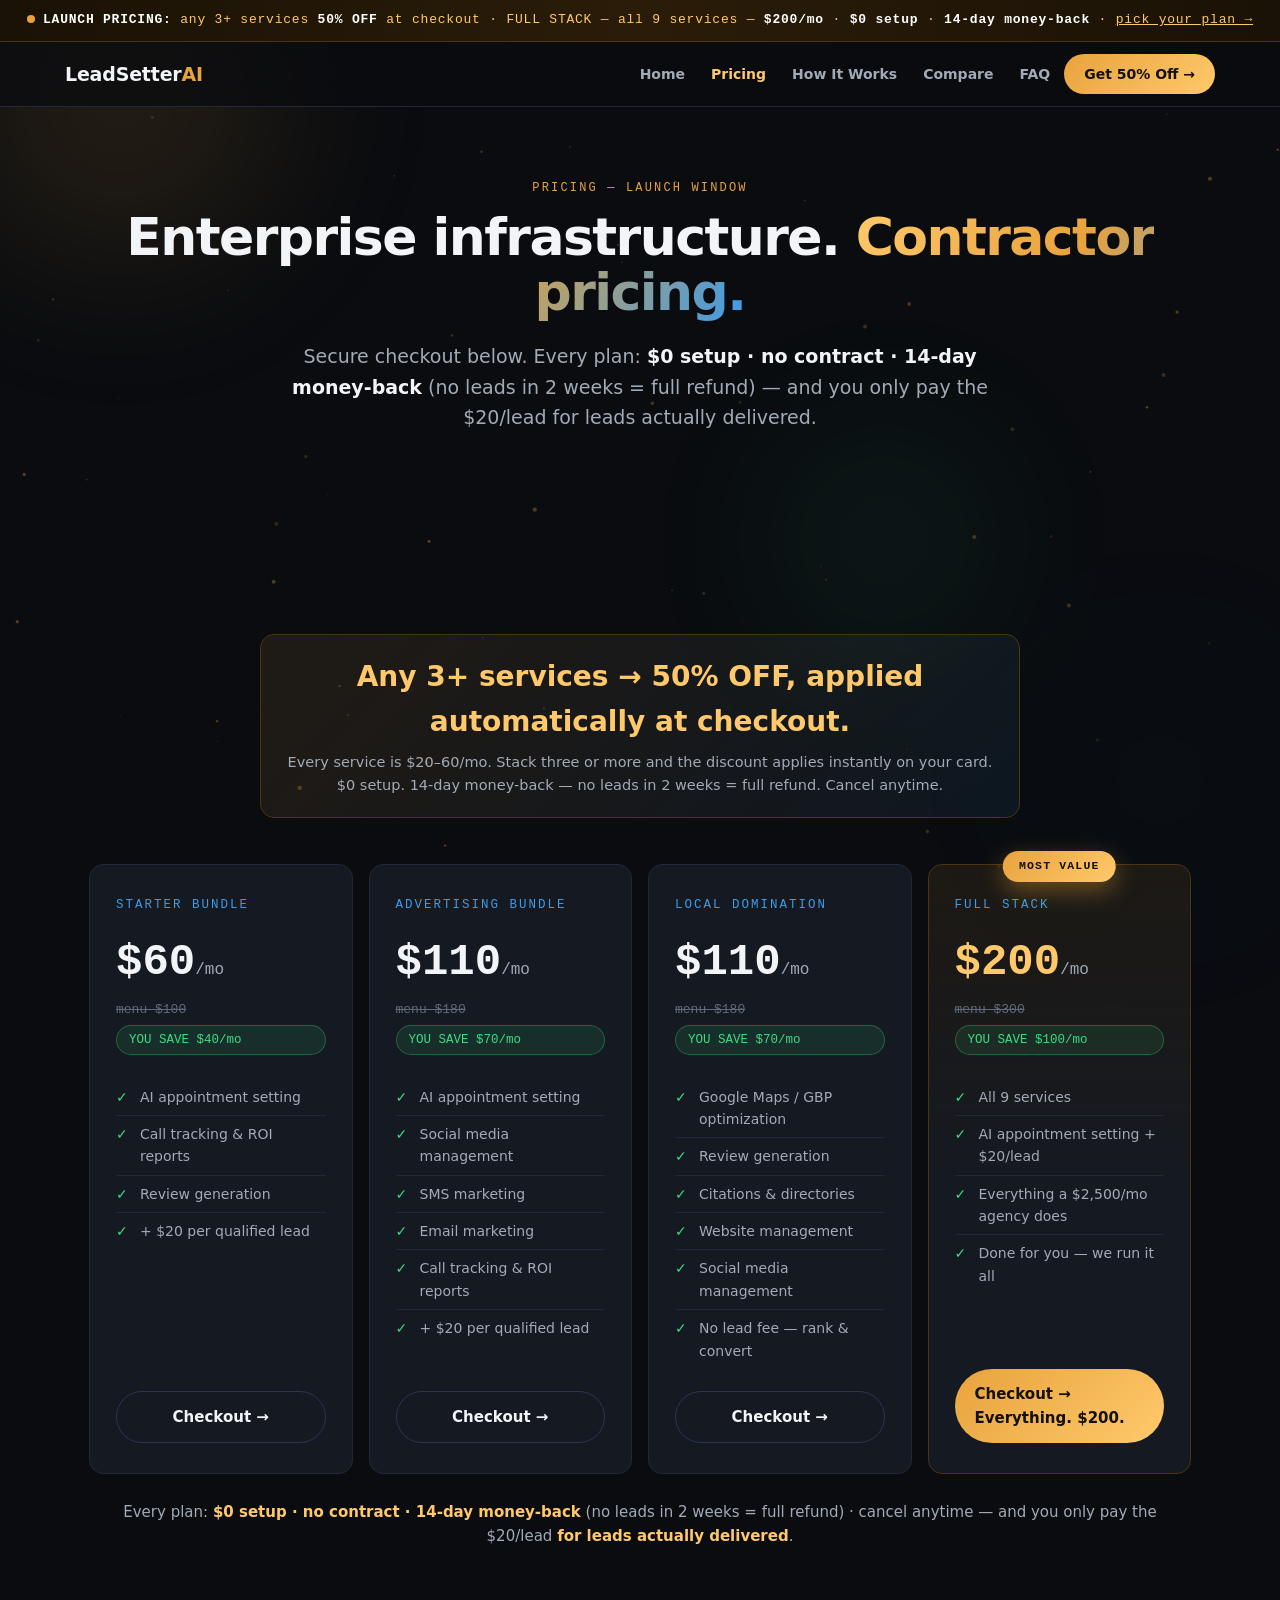
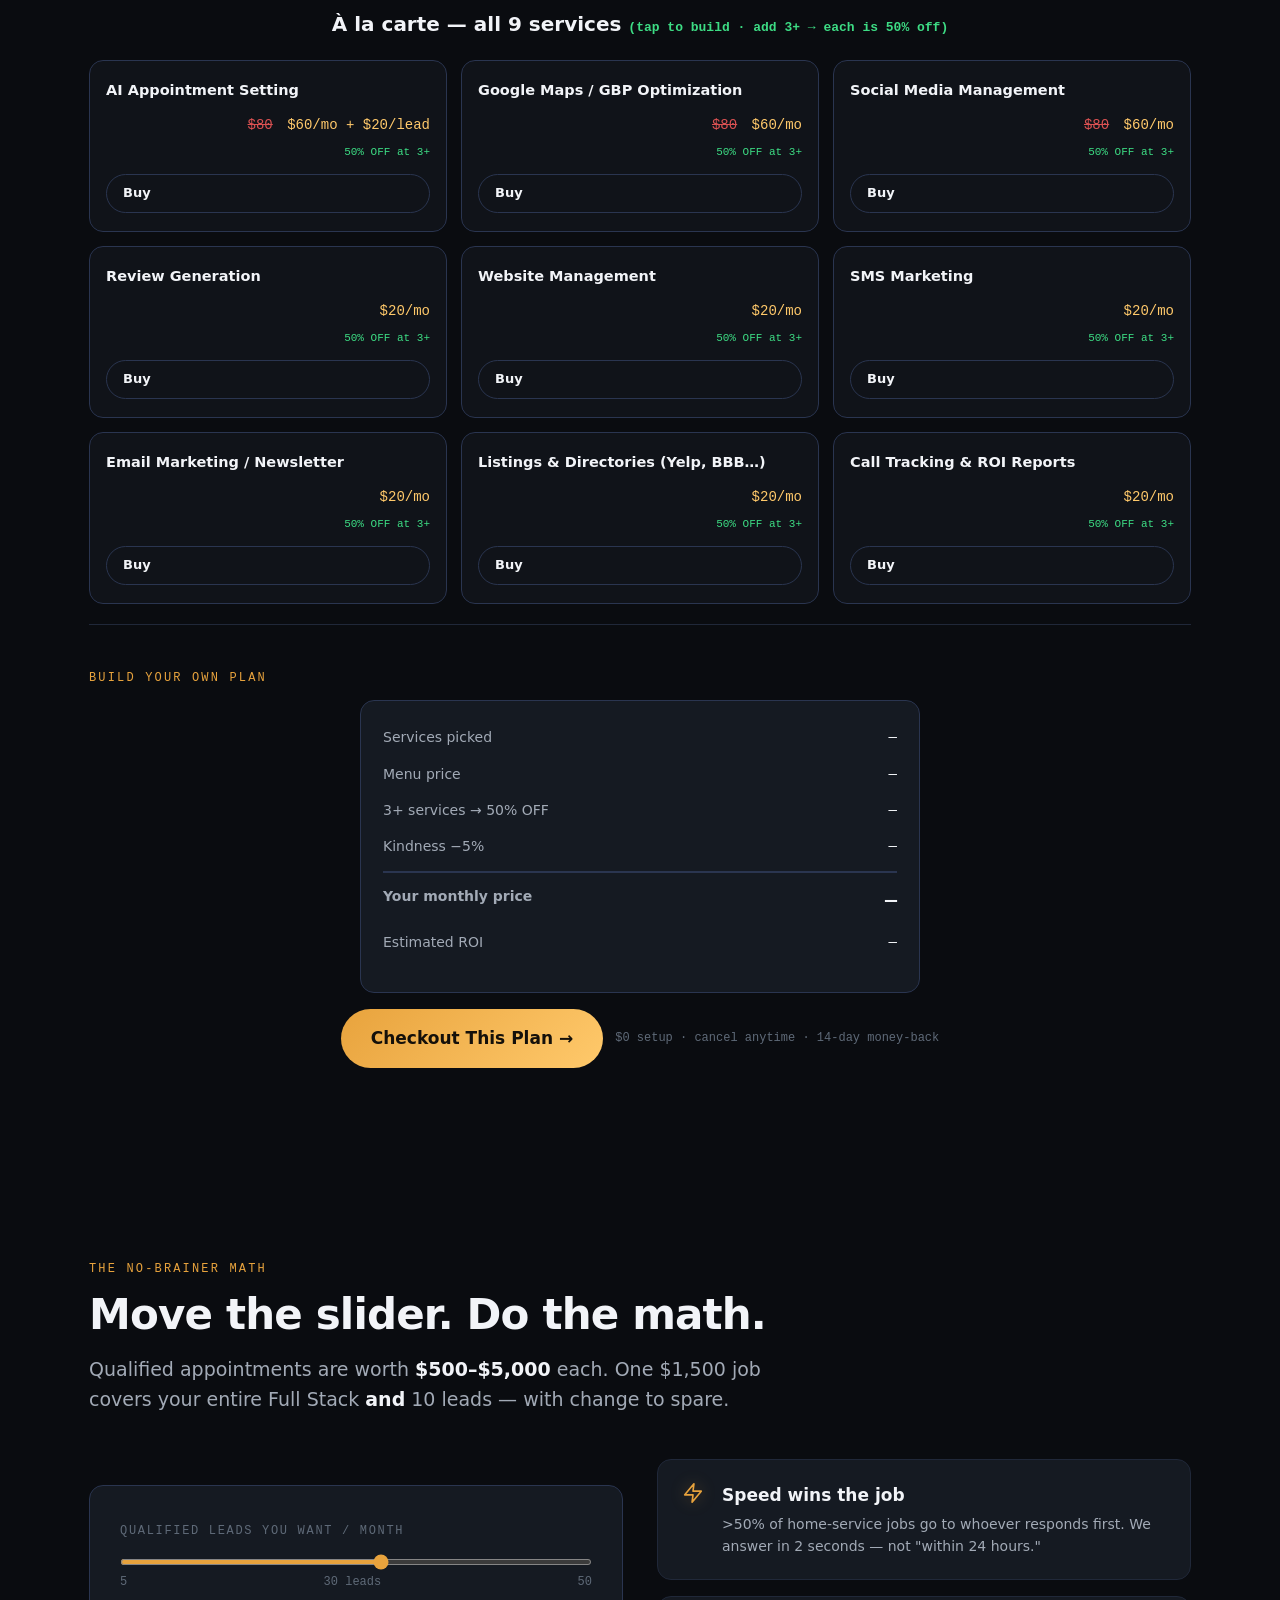
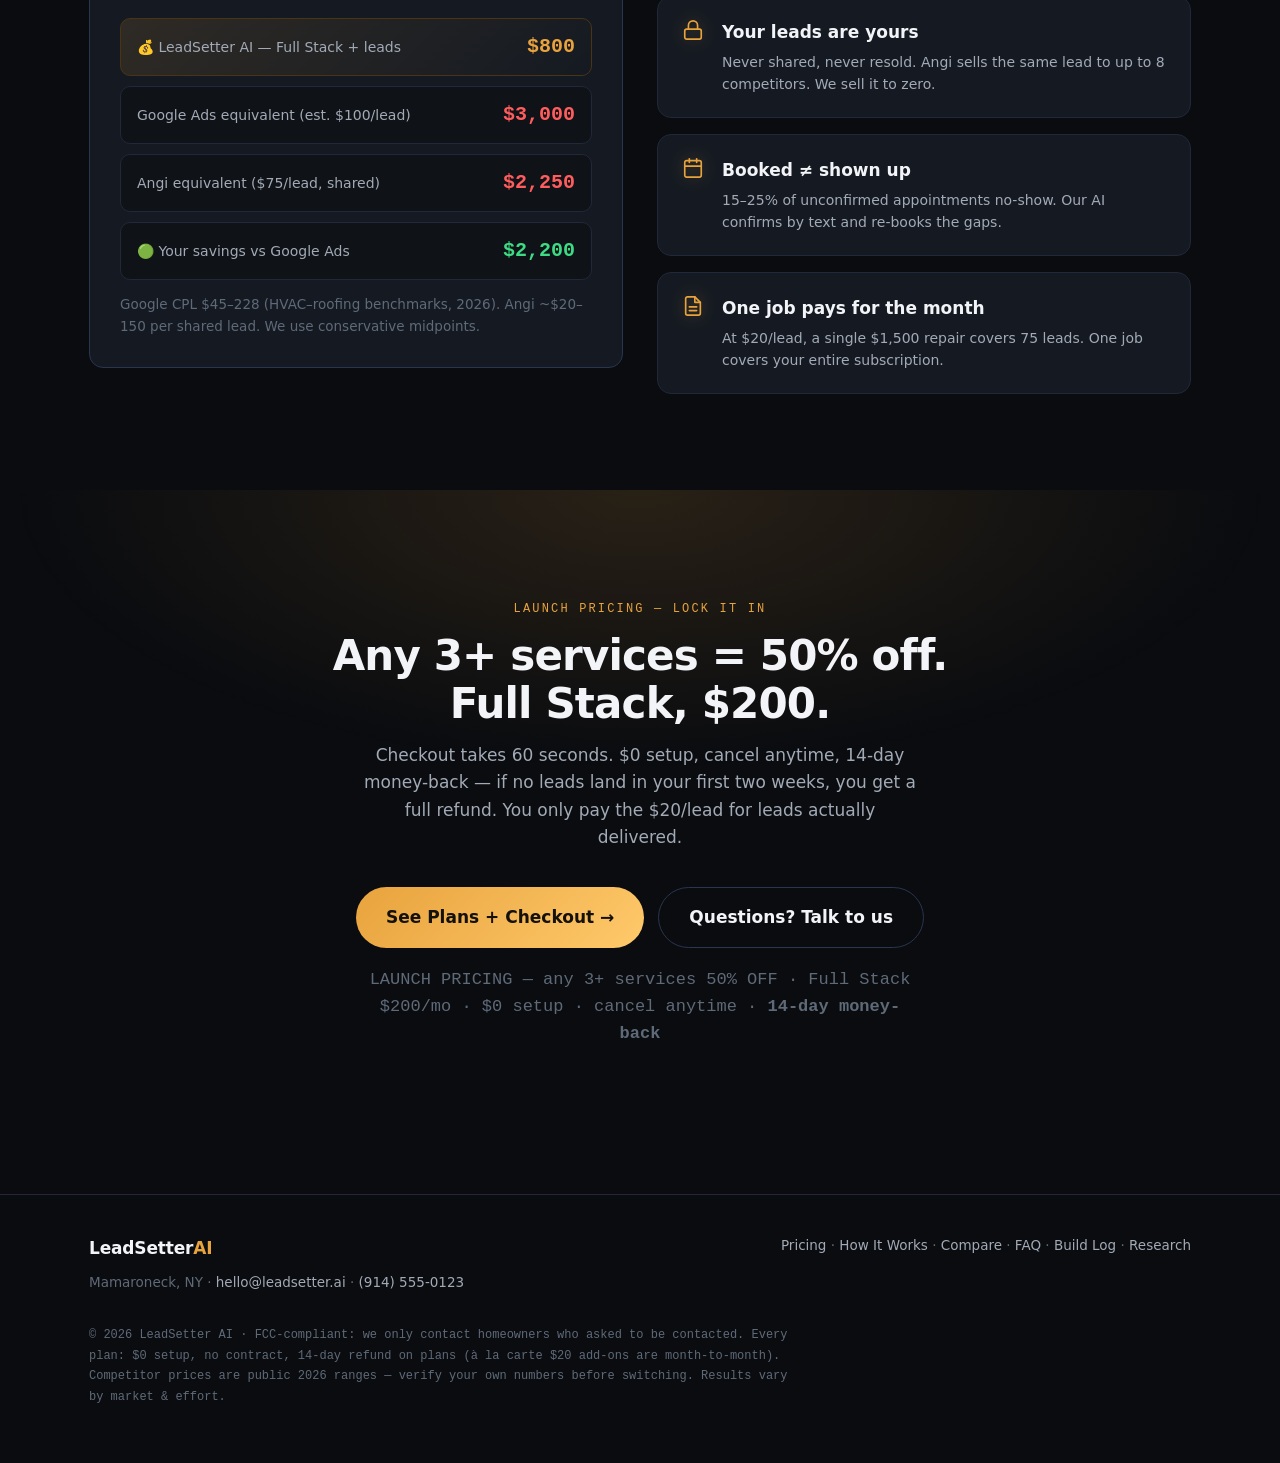
<file: pricing.html>
<!DOCTYPE html>
<html lang="en">
<head>
<meta charset="UTF-8">
<meta name="viewport" content="width=device-width, initial-scale=1.0">
<title>Pricing — 50% Off Bundles & Full Stack $200 | LeadSetter AI</title>
<meta name="description" content="Any 3+ services 50% off at checkout. Starter $60, Advertising $110, Local Domination $110, Full Stack $200. Secure checkout, $0 setup, cancel anytime.">
<link rel="stylesheet" href="css/style.css">
</head>
<body>
<canvas id="particles"></canvas>
<div class="orb orb-g"></div><div class="orb orb-b"></div><div class="orb orb-g2"></div>
<div class="launchbar"><span class="pulse"></span><b>LAUNCH PRICING:</b> any 3+ services <b>50% OFF</b> at checkout · FULL STACK — all 9 services — <b>$200/mo</b> · <b>$0 setup</b> · <b>14-day money-back</b> · <a href="pricing.html">pick your plan →</a></div>
<nav><div class="wrap">
  <div class="logo">LeadSetter<span>AI</span></div>
  <div style="display:flex;align-items:center;flex-wrap:wrap">
    <a class="navl" href="index.html">Home</a>
    <a class="navl on" href="pricing.html">Pricing</a>
    <a class="navl" href="how-it-works.html">How It Works</a>
    <a class="navl" href="compare.html">Compare</a>
    <a class="navl" href="faq.html">FAQ</a>
    <a class="btn btn-gold cta-mini" href="pricing.html">Get 50% Off →</a>
  </div>
</div></nav>

<section class="page-head"><div class="wrap">
  <div class="kicker reveal">Pricing — launch window</div>
  <h1 class="reveal">Enterprise infrastructure. <span class="grad">Contractor pricing.</span></h1>
  <p class="sub reveal">Secure checkout below. Every plan: <b>$0 setup · no contract · 14-day money-back</b> (no leads in 2 weeks = full refund) — and you only pay the $20/lead for leads actually delivered.</p>
</div></section>

<section id="plans"><div class="wrap">
  <div class="rule-banner reveal">
    <div class="big">Any 3+ services → 50% OFF, applied automatically at checkout.</div>
    <p>Every service is $20–60/mo. Stack three or more and the discount applies instantly on your card. $0 setup. 14-day money-back — no leads in 2 weeks = full refund. Cancel anytime.</p>
  </div>
  <div class="tiers reveal">
    <div class="tier">
      <div class="tname">Starter Bundle</div>
      <div class="tprice">$60<small>/mo</small></div>
      <div class="was">menu $100</div>
      <div class="save">YOU SAVE $40/mo</div>
      <ul>
        <li>AI appointment setting</li>
        <li>Call tracking &amp; ROI reports</li>
        <li>Review generation</li>
        <li>+ $20 per qualified lead</li>
      </ul>
      <a class="btn btn-ghost" href="checkout.html?bundle=starter">Checkout →</a>
    </div>
    <div class="tier">
      <div class="tname">Advertising Bundle</div>
      <div class="tprice">$110<small>/mo</small></div>
      <div class="was">menu $180</div>
      <div class="save">YOU SAVE $70/mo</div>
      <ul>
        <li>AI appointment setting</li>
        <li>Social media management</li>
        <li>SMS marketing</li>
        <li>Email marketing</li>
        <li>Call tracking &amp; ROI reports</li>
        <li>+ $20 per qualified lead</li>
      </ul>
      <a class="btn btn-ghost" href="checkout.html?bundle=advertising">Checkout →</a>
    </div>
    <div class="tier">
      <div class="tname">Local Domination</div>
      <div class="tprice">$110<small>/mo</small></div>
      <div class="was">menu $180</div>
      <div class="save">YOU SAVE $70/mo</div>
      <ul>
        <li>Google Maps / GBP optimization</li>
        <li>Review generation</li>
        <li>Citations &amp; directories</li>
        <li>Website management</li>
        <li>Social media management</li>
        <li>No lead fee — rank &amp; convert</li>
      </ul>
      <a class="btn btn-ghost" href="checkout.html?bundle=domination">Checkout →</a>
    </div>
    <div class="tier hot">
      <div class="badgehot">MOST VALUE</div>
      <div class="tname">Full Stack</div>
      <div class="tprice">$200<small>/mo</small></div>
      <div class="was">menu $300</div>
      <div class="save">YOU SAVE $100/mo</div>
      <ul>
        <li>All 9 services</li>
        <li>AI appointment setting + $20/lead</li>
        <li>Everything a $2,500/mo agency does</li>
        <li>Done for you — we run it all</li>
      </ul>
      <a class="btn btn-gold" href="checkout.html?bundle=full-stack">Checkout → Everything. $200.</a>
    </div>
  </div>
  <p class="leadnote">Every plan: <b>$0 setup · no contract · 14-day money-back</b> (no leads in 2 weeks = full refund) · cancel anytime — and you only pay the $20/lead <b>for leads actually delivered</b>.</p>

  <div class="services reveal">
    <h3>À la carte — all 9 services <span style="color:var(--green);font-family:var(--mono);font-size:13px">(tap to build · add 3+ → each is 50% off)</span></h3>
    <div class="sgrid" id="svcGrid">
      <div class="svc" data-svc="ai"><span class="tick">✓</span><span class="sn">AI Appointment Setting</span><div class="sprice"><span class="sp"><s class="wasprice">$80</s> $60/mo + $20/lead</span><span class="off">50% OFF at 3+</span></div><a class="btn btn-ghost small buy" href="checkout.html?service=ai">Buy</a></div>
      <div class="svc" data-svc="gbp"><span class="tick">✓</span><span class="sn">Google Maps / GBP Optimization</span><div class="sprice"><span class="sp"><s class="wasprice">$80</s> $60/mo</span><span class="off">50% OFF at 3+</span></div><a class="btn btn-ghost small buy" href="checkout.html?service=gbp">Buy</a></div>
      <div class="svc" data-svc="social"><span class="tick">✓</span><span class="sn">Social Media Management</span><div class="sprice"><span class="sp"><s class="wasprice">$80</s> $60/mo</span><span class="off">50% OFF at 3+</span></div><a class="btn btn-ghost small buy" href="checkout.html?service=social">Buy</a></div>
      <div class="svc" data-svc="reviews"><span class="tick">✓</span><span class="sn">Review Generation</span><div class="sprice"><span class="sp">$20/mo</span><span class="off">50% OFF at 3+</span></div><a class="btn btn-ghost small buy" href="checkout.html?service=reviews">Buy</a></div>
      <div class="svc" data-svc="website"><span class="tick">✓</span><span class="sn">Website Management</span><div class="sprice"><span class="sp">$20/mo</span><span class="off">50% OFF at 3+</span></div><a class="btn btn-ghost small buy" href="checkout.html?service=website">Buy</a></div>
      <div class="svc" data-svc="sms"><span class="tick">✓</span><span class="sn">SMS Marketing</span><div class="sprice"><span class="sp">$20/mo</span><span class="off">50% OFF at 3+</span></div><a class="btn btn-ghost small buy" href="checkout.html?service=sms">Buy</a></div>
      <div class="svc" data-svc="email"><span class="tick">✓</span><span class="sn">Email Marketing / Newsletter</span><div class="sprice"><span class="sp">$20/mo</span><span class="off">50% OFF at 3+</span></div><a class="btn btn-ghost small buy" href="checkout.html?service=email">Buy</a></div>
      <div class="svc" data-svc="citations"><span class="tick">✓</span><span class="sn">Listings &amp; Directories (Yelp, BBB…)</span><div class="sprice"><span class="sp">$20/mo</span><span class="off">50% OFF at 3+</span></div><a class="btn btn-ghost small buy" href="checkout.html?service=citations">Buy</a></div>
      <div class="svc" data-svc="tracking"><span class="tick">✓</span><span class="sn">Call Tracking &amp; ROI Reports</span><div class="sprice"><span class="sp">$20/mo</span><span class="off">50% OFF at 3+</span></div><a class="btn btn-ghost small buy" href="checkout.html?service=tracking">Buy</a></div>
    </div>
    <div class="builder-out" id="builderOut">
      <div class="kicker" style="margin-top:26px">Build your own plan</div>
      <div class="b-summary">
        <div class="b-row"><span class="k">Services picked</span><span class="v" id="bList">—</span></div>
        <div class="b-row"><span class="k">Menu price</span><span class="v" id="bMenu">—</span></div>
        <div class="b-row" id="bHalfRow" hidden><span class="k">3+ services → 50% OFF</span><span class="v good" id="bHalf">—</span></div>
        <div class="b-row" id="bKindRow" hidden><span class="k">Kindness −5%</span><span class="v good" id="bKind">—</span></div>
        <div class="b-row total"><span class="k">Your monthly price</span><span class="v gold" id="bTotal">—</span></div>
        <div class="b-row"><span class="k">Estimated ROI</span><span class="v good" id="bRoi">—</span></div>
        <div class="b-badges" id="bBadges"></div>
      </div>
      <div style="margin-top:16px;display:flex;gap:12px;justify-content:center;flex-wrap:wrap">
        <a class="btn btn-gold" id="bCheckout" href="#">Checkout This Plan →</a>
        <span class="mono" style="font-size:12px;color:var(--dim);align-self:center">$0 setup · cancel anytime · 14-day money-back</span>
      </div>
    </div>
  </div>
</div></section>

<section id="math"><div class="wrap">
  <div class="kicker reveal">The no-brainer math</div>
  <h2 class="reveal">Move the slider. Do the math.</h2>
  <p class="sub reveal">Qualified appointments are worth <b>$500–$5,000</b> each. One $1,500 job covers your entire Full Stack <b>and</b> 10 leads — with change to spare.</p>
  <div class="calc">
    <div class="calc-box reveal">
      <label for="leads">Qualified leads you want / month</label>
      <input type="range" id="leads" min="5" max="50" step="5" value="30">
      <div class="range-vals"><span>5</span><span id="leadsVal">30 leads</span><span>50</span></div>
      <div class="out">
        <div class="orow total"><span class="k">💰 LeadSetter AI — Full Stack + leads</span><span class="v gold" id="outUs">—</span></div>
        <div class="orow"><span class="k">Google Ads equivalent (est. $100/lead)</span><span class="v bad" id="outGoogle">—</span></div>
        <div class="orow"><span class="k">Angi equivalent ($75/lead, shared)</span><span class="v bad" id="outAngi">—</span></div>
        <div class="orow"><span class="k">🟢 Your savings vs Google Ads</span><span class="v good" id="outSave">—</span></div>
      </div>
      <p class="note-math">Google CPL $45–228 (HVAC–roofing benchmarks, 2026). Angi ~$20–150 per shared lead. We use conservative midpoints.</p>
    </div>
    <div class="mathbits reveal">
      <div class="mbit"><div class="ico"><svg class="ic" width="22" height="22" viewBox="0 0 24 24" fill="none" stroke="currentColor" stroke-width="1.8" stroke-linecap="round" stroke-linejoin="round"><polygon points="13 2 3 14 12 14 11 22 21 10 12 10 13 2"/></svg></div><div><b>Speed wins the job</b><p>&gt;50% of home-service jobs go to whoever responds first. We answer in 2 seconds — not "within 24 hours."</p></div></div>
      <div class="mbit"><div class="ico"><svg class="ic" width="22" height="22" viewBox="0 0 24 24" fill="none" stroke="currentColor" stroke-width="1.8" stroke-linecap="round" stroke-linejoin="round"><rect x="3" y="11" width="18" height="11" rx="2" ry="2"/><path d="M7 11V7a5 5 0 0 1 10 0v4"/></svg></div><div><b>Your leads are yours</b><p>Never shared, never resold. Angi sells the same lead to up to 8 competitors. We sell it to zero.</p></div></div>
      <div class="mbit"><div class="ico"><svg class="ic" width="22" height="22" viewBox="0 0 24 24" fill="none" stroke="currentColor" stroke-width="1.8" stroke-linecap="round" stroke-linejoin="round"><rect x="3" y="4" width="18" height="18" rx="2" ry="2"/><line x1="16" y1="2" x2="16" y2="6"/><line x1="8" y1="2" x2="8" y2="6"/><line x1="3" y1="10" x2="21" y2="10"/></svg></div><div><b>Booked ≠ shown up</b><p>15–25% of unconfirmed appointments no-show. Our AI confirms by text and re-books the gaps.</p></div></div>
      <div class="mbit"><div class="ico"><svg class="ic" width="22" height="22" viewBox="0 0 24 24" fill="none" stroke="currentColor" stroke-width="1.8" stroke-linecap="round" stroke-linejoin="round"><path d="M14 2H6a2 2 0 0 0-2 2v16a2 2 0 0 0 2 2h12a2 2 0 0 0 2-2V8z"/><polyline points="14 2 14 8 20 8"/><line x1="16" y1="13" x2="8" y2="13"/><line x1="16" y1="17" x2="8" y2="17"/></svg></div><div><b>One job pays for the month</b><p>At $20/lead, a single $1,500 repair covers 75 leads. One job covers your entire subscription.</p></div></div>
    </div>
  </div>
</div></section>

<section class="cta-final" id="cta"><div class="wrap">
  <div class="kicker reveal">Launch pricing — lock it in</div>
  <h2 class="reveal">Any 3+ services = <span class="grad">50% off.</span> Full Stack, $200.</h2>
  <p>Checkout takes 60 seconds. $0 setup, cancel anytime, 14-day money-back — if no leads land in your first two weeks, you get a full refund. You only pay the $20/lead for leads actually delivered.</p>
  <div style="display:flex;gap:14px;justify-content:center;flex-wrap:wrap">
    <a class="btn btn-gold" href="pricing.html">See Plans + Checkout →</a>
    <a class="btn btn-ghost" href="faq.html#contact">Questions? Talk to us</a>
  </div>
  <p class="trustline mono" style="color:var(--dim);margin-top:18px">LAUNCH PRICING — any 3+ services 50% OFF · Full Stack $200/mo · $0 setup · cancel anytime · <b>14-day money-back</b></p>
</div></section>

<footer>
  <div class="wrap">
    <div>
      <div class="logo" style="font-size:17px">LeadSetter<span>AI</span></div>
      <div style="margin-top:10px">Mamaroneck, NY · <a href="mailto:hello@leadsetter.ai">hello@leadsetter.ai</a> · <a href="tel:+19145550123">(914) 555-0123</a></div>
    </div>
    <div>
      <a href="pricing.html">Pricing</a> · <a href="how-it-works.html">How It Works</a> · <a href="compare.html">Compare</a> · <a href="faq.html">FAQ</a> · <a href="build-log.html">Build Log</a> · <a href="research.html">Research</a>
    </div>
    <div class="comp">© 2026 LeadSetter AI · FCC-compliant: we only contact homeowners who asked to be contacted. Every plan: $0 setup, no contract, 14-day refund on plans (à la carte $20 add-ons are month-to-month). Competitor prices are public 2026 ranges — verify your own numbers before switching. Results vary by market &amp; effort.</div>
  </div>
</footer>
<script src="js/site.js"></script>
<script src="js/builder.js"></script>
</body>
</html>
</file>
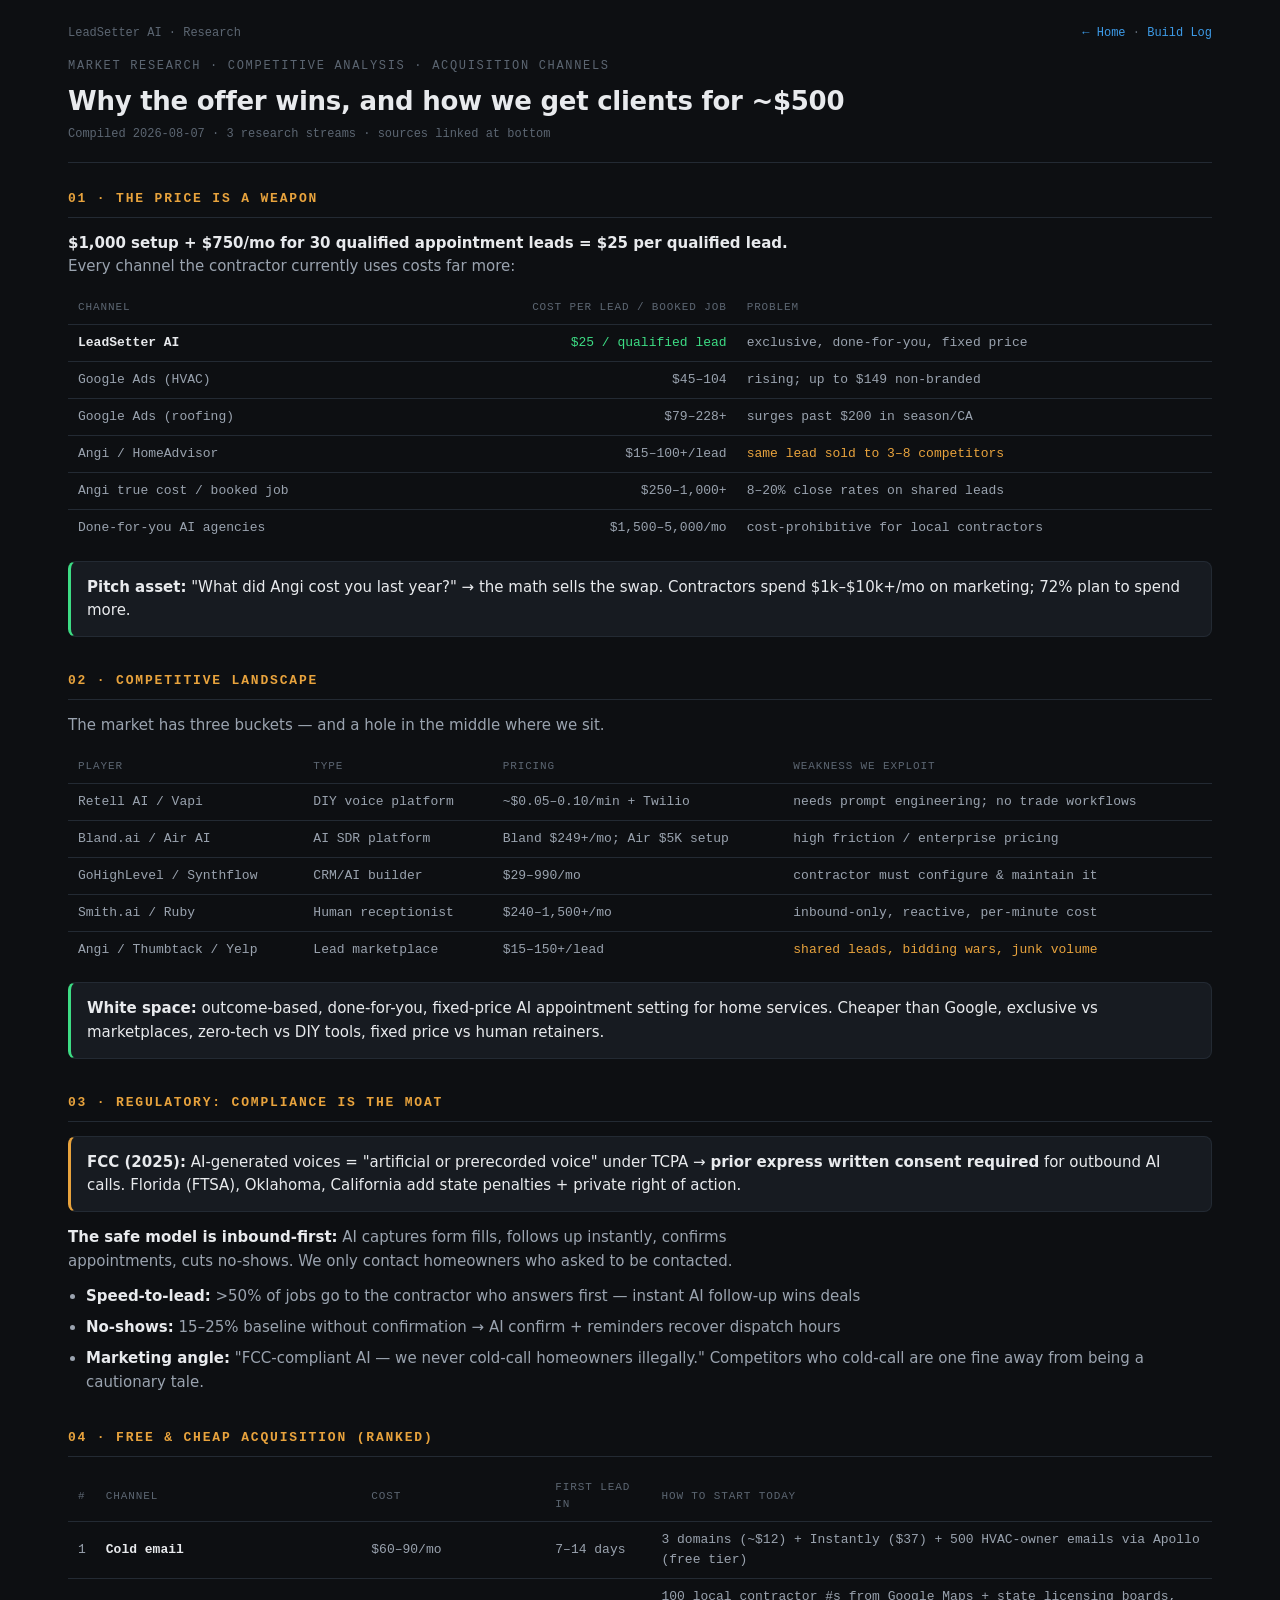
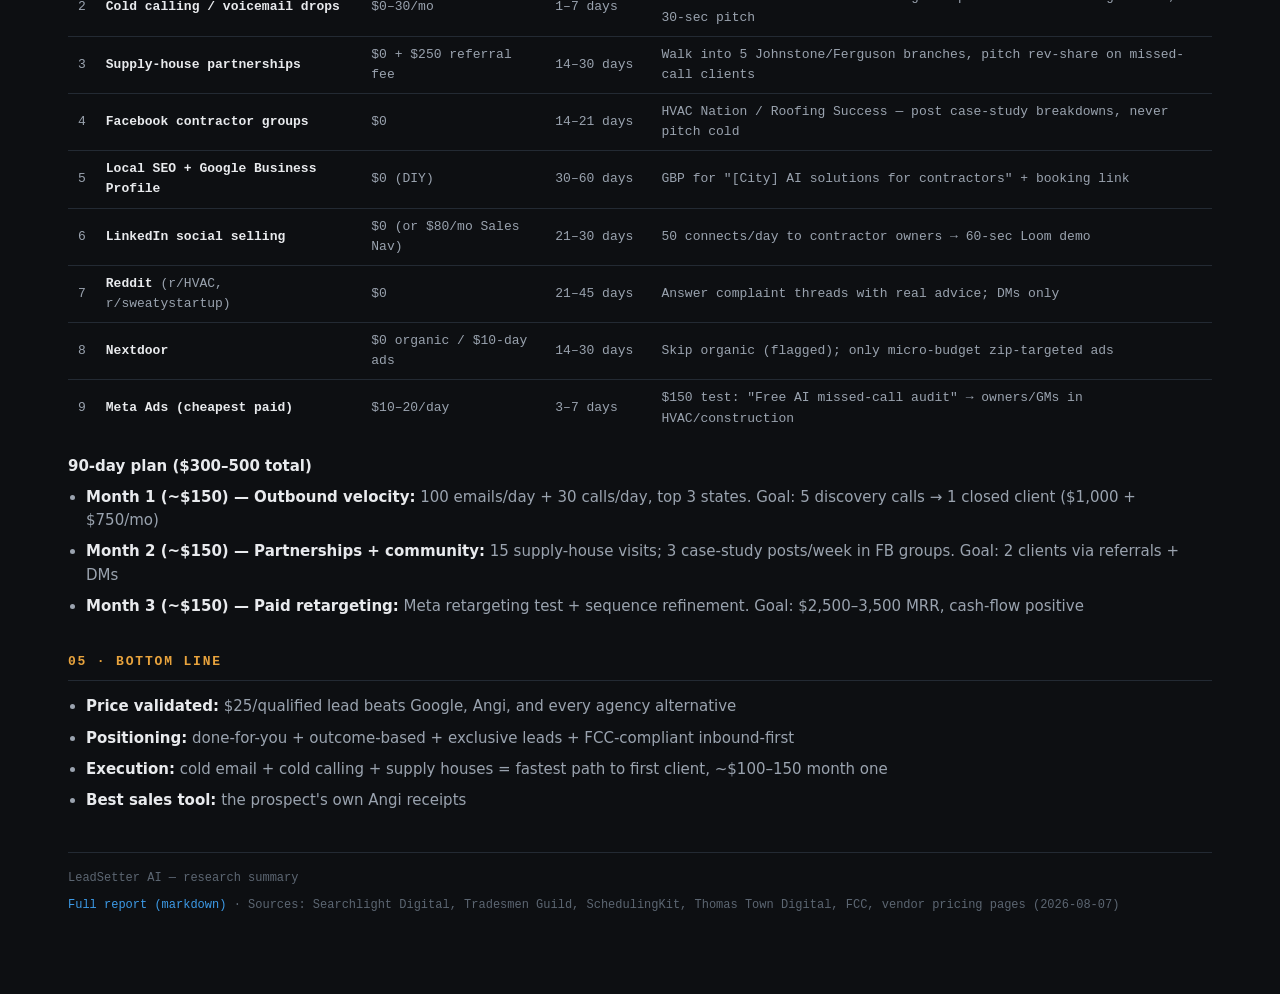
<file: research.html>
<!DOCTYPE html>
<html lang="en">
<head>
<meta charset="UTF-8">
<meta name="viewport" content="width=device-width, initial-scale=1.0">
<title>LeadSetter AI — Research: Market, Competition, Channels</title>
<style>
  :root{
    --bg:#0d0f12; --bg2:#12151a; --bg3:#171b21;
    --ink:#e8eaed; --muted:#9aa3af; --dim:#5c6672;
    --line:#232a33; --accent:#e8a33d; --accent2:#3d9be8;
    --ok:#3ddc84; --warn:#e8a33d;
    --mono:ui-monospace,"Cascadia Code","SF Mono",Consolas,monospace;
    --sans:system-ui,-apple-system,"Segoe UI",Roboto,sans-serif;
  }
  *{box-sizing:border-box;margin:0;padding:0}
  body{background:var(--bg);color:var(--ink);font-family:var(--sans);font-size:15px;line-height:1.55}
  .wrap{max-width:1200px;margin:0 auto;padding:24px 28px 80px}
  a{color:var(--accent2);text-decoration:none}
  a:hover{text-decoration:underline}

  header{border-bottom:1px solid var(--line);padding-bottom:18px;margin-bottom:26px}
  .nav{display:flex;justify-content:space-between;align-items:center;font-family:var(--mono);font-size:12px;color:var(--dim);margin-bottom:14px}
  .kicker{font-family:var(--mono);font-size:12px;letter-spacing:.14em;text-transform:uppercase;color:var(--dim);margin-bottom:6px}
  h1{font-size:26px;font-weight:650;letter-spacing:-.01em}
  .updated{font-family:var(--mono);font-size:12px;color:var(--dim);margin-top:4px}

  section{margin-bottom:34px}
  h2{font-size:13px;font-family:var(--mono);letter-spacing:.14em;text-transform:uppercase;color:var(--accent);margin-bottom:14px;padding-bottom:8px;border-bottom:1px solid var(--line)}
  h3{font-size:15px;font-weight:600;margin:18px 0 8px}
  ul{padding-left:18px;color:var(--muted)}
  li{margin-bottom:8px}
  li b, li strong{color:var(--ink);font-weight:600}
  p{color:var(--muted);margin-bottom:12px;max-width:80ch}
  p b{color:var(--ink)}

  table{width:100%;border-collapse:collapse;font-family:var(--mono);font-size:13px;margin-bottom:14px}
  th{text-align:left;font-size:11px;letter-spacing:.08em;text-transform:uppercase;color:var(--dim);padding:8px 10px;border-bottom:1px solid var(--line);font-weight:500}
  td{padding:8px 10px;border-bottom:1px solid var(--line);font-variant-numeric:tabular-nums;color:var(--muted)}
  td b{color:var(--ink)}
  tr:last-child td{border-bottom:none}
  td.num, th.num{text-align:right}
  tbody tr:hover{background:var(--bg2)}
  .pos{color:var(--ok)}
  .accent-td{color:var(--accent)}
  .warn-td{color:var(--warn)}

  .callout{background:var(--bg3);border:1px solid var(--line);border-left:3px solid var(--warn);border-radius:8px;padding:14px 16px;margin:14px 0}
  .callout b{color:var(--ink)}
  .good{background:var(--bg3);border:1px solid var(--line);border-left:3px solid var(--ok);border-radius:8px;padding:14px 16px;margin:14px 0}

  .cols{display:grid;grid-template-columns:1fr 1fr;gap:28px}
  @media(max-width:900px){.cols{grid-template-columns:1fr}}

  footer{margin-top:40px;padding-top:16px;border-top:1px solid var(--line);font-family:var(--mono);font-size:12px;color:var(--dim);display:flex;justify-content:space-between;flex-wrap:wrap;gap:8px}
</style>
</head>
<body>
<div class="wrap">

  <header>
    <div class="nav"><span>LeadSetter AI · Research</span><span><a href="./">← Home</a> · <a href="./build-log.html">Build Log</a></span></div>
    <div class="kicker">Market Research · Competitive Analysis · Acquisition Channels</div>
    <h1>Why the offer wins, and how we get clients for ~$500</h1>
    <div class="updated">Compiled 2026-08-07 · 3 research streams · sources linked at bottom</div>
  </header>

  <section>
    <h2>01 · The price is a weapon</h2>
    <p><b>$1,000 setup + $750/mo for 30 qualified appointment leads = $25 per qualified lead.</b> Every channel the contractor currently uses costs far more:</p>
    <table>
      <thead><tr><th>Channel</th><th class="num">Cost per lead / booked job</th><th>Problem</th></tr></thead>
      <tbody>
        <tr><td><b>LeadSetter AI</b></td><td class="num pos">$25 / qualified lead</td><td>exclusive, done-for-you, fixed price</td></tr>
        <tr><td>Google Ads (HVAC)</td><td class="num">$45–104</td><td>rising; up to $149 non-branded</td></tr>
        <tr><td>Google Ads (roofing)</td><td class="num">$79–228+</td><td>surges past $200 in season/CA</td></tr>
        <tr><td>Angi / HomeAdvisor</td><td class="num">$15–100+/lead</td><td class="warn-td">same lead sold to 3–8 competitors</td></tr>
        <tr><td>Angi true cost / booked job</td><td class="num">$250–1,000+</td><td>8–20% close rates on shared leads</td></tr>
        <tr><td>Done-for-you AI agencies</td><td class="num">$1,500–5,000/mo</td><td>cost-prohibitive for local contractors</td></tr>
      </tbody>
    </table>
    <div class="good"><b>Pitch asset:</b> "What did Angi cost you last year?" → the math sells the swap. Contractors spend $1k–$10k+/mo on marketing; 72% plan to spend more.</div>
  </section>

  <section>
    <h2>02 · Competitive landscape</h2>
    <p>The market has three buckets — and a hole in the middle where we sit.</p>
    <table>
      <thead><tr><th>Player</th><th>Type</th><th>Pricing</th><th>Weakness we exploit</th></tr></thead>
      <tbody>
        <tr><td>Retell AI / Vapi</td><td>DIY voice platform</td><td>~$0.05–0.10/min + Twilio</td><td>needs prompt engineering; no trade workflows</td></tr>
        <tr><td>Bland.ai / Air AI</td><td>AI SDR platform</td><td>Bland $249+/mo; Air $5K setup</td><td>high friction / enterprise pricing</td></tr>
        <tr><td>GoHighLevel / Synthflow</td><td>CRM/AI builder</td><td>$29–990/mo</td><td>contractor must configure &amp; maintain it</td></tr>
        <tr><td>Smith.ai / Ruby</td><td>Human receptionist</td><td>$240–1,500+/mo</td><td>inbound-only, reactive, per-minute cost</td></tr>
        <tr><td>Angi / Thumbtack / Yelp</td><td>Lead marketplace</td><td>$15–150+/lead</td><td class="warn-td">shared leads, bidding wars, junk volume</td></tr>
      </tbody>
    </table>
    <div class="good"><b>White space:</b> outcome-based, done-for-you, fixed-price AI appointment setting for home services. Cheaper than Google, exclusive vs marketplaces, zero-tech vs DIY tools, fixed price vs human retainers.</div>
  </section>

  <section>
    <h2>03 · Regulatory: compliance is the moat</h2>
    <div class="callout"><b>FCC (2025):</b> AI-generated voices = "artificial or prerecorded voice" under TCPA → <b>prior express written consent required</b> for outbound AI calls. Florida (FTSA), Oklahoma, California add state penalties + private right of action.</div>
    <p><b>The safe model is inbound-first:</b> AI captures form fills, follows up instantly, confirms appointments, cuts no-shows. We only contact homeowners who asked to be contacted.</p>
    <ul>
      <li><b>Speed-to-lead:</b> &gt;50% of jobs go to the contractor who answers first — instant AI follow-up wins deals</li>
      <li><b>No-shows:</b> 15–25% baseline without confirmation → AI confirm + reminders recover dispatch hours</li>
      <li><b>Marketing angle:</b> "FCC-compliant AI — we never cold-call homeowners illegally." Competitors who cold-call are one fine away from being a cautionary tale.</li>
    </ul>
  </section>

  <section>
    <h2>04 · Free &amp; cheap acquisition (ranked)</h2>
    <table>
      <thead><tr><th>#</th><th>Channel</th><th>Cost</th><th>First lead in</th><th>How to start today</th></tr></thead>
      <tbody>
        <tr><td>1</td><td><b>Cold email</b></td><td>$60–90/mo</td><td>7–14 days</td><td>3 domains (~$12) + Instantly ($37) + 500 HVAC-owner emails via Apollo (free tier)</td></tr>
        <tr><td>2</td><td><b>Cold calling / voicemail drops</b></td><td>$0–30/mo</td><td>1–7 days</td><td>100 local contractor #s from Google Maps + state licensing boards, 30-sec pitch</td></tr>
        <tr><td>3</td><td><b>Supply-house partnerships</b></td><td>$0 + $250 referral fee</td><td>14–30 days</td><td>Walk into 5 Johnstone/Ferguson branches, pitch rev-share on missed-call clients</td></tr>
        <tr><td>4</td><td><b>Facebook contractor groups</b></td><td>$0</td><td>14–21 days</td><td>HVAC Nation / Roofing Success — post case-study breakdowns, never pitch cold</td></tr>
        <tr><td>5</td><td><b>Local SEO + Google Business Profile</b></td><td>$0 (DIY)</td><td>30–60 days</td><td>GBP for "[City] AI solutions for contractors" + booking link</td></tr>
        <tr><td>6</td><td><b>LinkedIn social selling</b></td><td>$0 (or $80/mo Sales Nav)</td><td>21–30 days</td><td>50 connects/day to contractor owners → 60-sec Loom demo</td></tr>
        <tr><td>7</td><td><b>Reddit</b> (r/HVAC, r/sweatystartup)</td><td>$0</td><td>21–45 days</td><td>Answer complaint threads with real advice; DMs only</td></tr>
        <tr><td>8</td><td><b>Nextdoor</b></td><td>$0 organic / $10-day ads</td><td>14–30 days</td><td>Skip organic (flagged); only micro-budget zip-targeted ads</td></tr>
        <tr><td>9</td><td><b>Meta Ads (cheapest paid)</b></td><td>$10–20/day</td><td>3–7 days</td><td>$150 test: "Free AI missed-call audit" → owners/GMs in HVAC/construction</td></tr>
      </tbody>
    </table>
    <h3>90-day plan ($300–500 total)</h3>
    <ul>
      <li><b>Month 1 (~$150) — Outbound velocity:</b> 100 emails/day + 30 calls/day, top 3 states. Goal: 5 discovery calls → 1 closed client ($1,000 + $750/mo)</li>
      <li><b>Month 2 (~$150) — Partnerships + community:</b> 15 supply-house visits; 3 case-study posts/week in FB groups. Goal: 2 clients via referrals + DMs</li>
      <li><b>Month 3 (~$150) — Paid retargeting:</b> Meta retargeting test + sequence refinement. Goal: $2,500–3,500 MRR, cash-flow positive</li>
    </ul>
  </section>

  <section>
    <h2>05 · Bottom line</h2>
    <ul>
      <li><b>Price validated:</b> $25/qualified lead beats Google, Angi, and every agency alternative</li>
      <li><b>Positioning:</b> done-for-you + outcome-based + exclusive leads + FCC-compliant inbound-first</li>
      <li><b>Execution:</b> cold email + cold calling + supply houses = fastest path to first client, ~$100–150 month one</li>
      <li><b>Best sales tool:</b> the prospect's own Angi receipts</li>
    </ul>
  </section>

  <footer>
    <span>LeadSetter AI — research summary</span>
    <span><a href="research/market-competition-advertising.md">Full report (markdown)</a> · Sources: Searchlight Digital, Tradesmen Guild, SchedulingKit, Thomas Town Digital, FCC, vendor pricing pages (2026-08-07)</span>
  </footer>
</div>
</body>
</html>
</file>
<file: css/style.css>
:root{
  --bg:#0a0c10; --bg2:#0f1217; --bg3:#151a22; --bg4:#1b2230;
  --ink:#f2f4f8; --muted:#a2aab6; --dim:#5f6a78;
  --line:#202839; --line2:#2a3550;
  --gold:#e8a33d; --gold2:#ffc96b; --blue:#3d9be8; --green:#3ddc84; --red:#ff5d5d;
  --mono:ui-monospace,"Cascadia Code","SF Mono",Consolas,monospace;
  --sans:system-ui,-apple-system,"Segoe UI",Roboto,Inter,sans-serif;
  --radius:14px;
  --shadow:0 20px 60px rgba(0,0,0,.45);
}
*{box-sizing:border-box;margin:0;padding:0}
html{scroll-behavior:smooth}
body{background:var(--bg);color:var(--ink);font-family:var(--sans);font-size:16px;line-height:1.6;overflow-x:hidden}
a{color:var(--blue);text-decoration:none}
a:hover{text-decoration:underline}
.wrap{max-width:1150px;margin:0 auto;padding:0 24px}
section{padding:96px 0;position:relative}
h2{font-size:clamp(28px,4vw,42px);font-weight:750;letter-spacing:-.02em;line-height:1.15;margin-bottom:14px}
.sub{color:var(--muted);font-size:clamp(16px,2vw,19px);max-width:720px;margin-bottom:44px}
.sub b{color:var(--ink)}
.mono{font-family:var(--mono)}
.kicker{font-family:var(--mono);font-size:12px;letter-spacing:.18em;text-transform:uppercase;color:var(--gold);margin-bottom:12px}
.btn{display:inline-flex;align-items:center;gap:10px;font-weight:650;font-size:17px;padding:16px 30px;border-radius:999px;border:none;cursor:pointer;transition:transform .15s,box-shadow .2s,background .2s}
.btn-gold{background:linear-gradient(135deg,var(--gold),var(--gold2));color:#14100a}
.btn-gold:hover{transform:translateY(-2px);box-shadow:0 12px 40px rgba(232,163,61,.35)}
.btn-ghost{background:transparent;color:var(--ink);border:1px solid var(--line2)}
.btn-ghost:hover{border-color:var(--blue);transform:translateY(-2px)}
.btn-green{background:linear-gradient(135deg,#2ea86a,#3ddc84);color:#06130c}
.btn-green:hover{transform:translateY(-2px);box-shadow:0 12px 40px rgba(61,220,132,.3)}
.center{text-align:center}
.center .sub{margin-left:auto;margin-right:auto}
.btn.small{padding:11px 20px;font-size:14px}

/* ── floating orbs / bg ─────────────────────────── */
#particles{position:fixed;inset:0;z-index:0;pointer-events:none;opacity:.55}
.orb{position:absolute;border-radius:50%;filter:blur(80px);opacity:.32;z-index:0;pointer-events:none}
.orb-g{width:520px;height:520px;background:radial-gradient(circle,rgba(232,163,61,.55),transparent 65%);top:-160px;left:-140px;animation:drift 18s ease-in-out infinite alternate}
.orb-b{width:480px;height:480px;background:radial-gradient(circle,rgba(61,155,232,.28),transparent 65%);bottom:-120px;right:-120px;opacity:.12;filter:blur(100px);animation:drift 22s ease-in-out infinite alternate-reverse}
.orb-g2{width:360px;height:360px;background:radial-gradient(circle,rgba(61,220,132,.35),transparent 65%);top:40%;left:55%;animation:drift 26s ease-in-out infinite alternate}
@keyframes drift{from{transform:translate(0,0) scale(1)}to{transform:translate(60px,-40px) scale(1.12)}}

/* ── sticky launch banner ───────────────────────── */
.launchbar{position:sticky;top:0;z-index:100;background:linear-gradient(90deg,#1a1206,#2a1c08 50%,#1a1206);border-bottom:1px solid #4a3412;color:var(--gold2);font-family:var(--mono);font-size:13px;letter-spacing:.06em;padding:10px 16px;text-align:center}
.launchbar b{color:#fff}
.launchbar .pulse{display:inline-block;width:8px;height:8px;border-radius:50%;background:var(--gold);margin-right:8px;animation:pulse 1.6s infinite}
@keyframes pulse{0%,100%{box-shadow:0 0 0 0 rgba(232,163,61,.5)}50%{box-shadow:0 0 0 8px rgba(232,163,61,0)}}
.launchbar a{color:var(--gold2);text-decoration:underline}

/* ── nav ───────────────────────────────────────── */
nav{position:sticky;top:0;z-index:90;backdrop-filter:blur(14px);background:rgba(10,12,16,.72);border-bottom:1px solid var(--line);padding:0 24px}
nav .wrap{display:flex;align-items:center;justify-content:space-between;height:64px;padding:0}
.logo{font-weight:800;font-size:19px;letter-spacing:-.01em;color:var(--ink)}
.logo span{color:var(--gold)}
nav a.navl{color:var(--muted);font-size:14px;font-weight:600;margin-left:26px}
nav a.navl:hover{color:var(--ink);text-decoration:none}
nav a.navl.on{color:var(--gold2)}
.cta-mini{padding:9px 20px;font-size:14px;margin-left:14px}
@media(max-width:760px){nav .wrap{flex-wrap:wrap;height:auto;padding:12px 0;gap:8px}nav a.navl{margin-left:14px;font-size:13px}}

/* ── hero ──────────────────────────────────────── */
.hero{min-height:92vh;display:flex;align-items:center;position:relative;overflow:hidden}
.hero .wrap{position:relative;z-index:2}
.badge{display:inline-flex;align-items:center;gap:8px;font-family:var(--mono);font-size:12.5px;color:var(--gold2);border:1px solid #4a3412;background:rgba(232,163,61,.07);padding:7px 16px;border-radius:999px;margin-bottom:26px;letter-spacing:.04em}
h1{font-size:clamp(38px,6.5vw,72px);font-weight:800;letter-spacing:-.03em;line-height:1.05;margin-bottom:22px}
h1 .grad{background:linear-gradient(120deg,var(--gold2),var(--gold) 45%,var(--blue));-webkit-background-clip:text;background-clip:text;color:transparent}
.hero p.lead{font-size:clamp(17px,2.2vw,21px);color:var(--muted);max-width:640px;margin-bottom:38px}
.hero p.lead b{color:var(--ink)}
.hero .ctas{display:flex;gap:14px;flex-wrap:wrap;margin-bottom:56px}
.hero .trustline{font-family:var(--mono);font-size:12.5px;color:var(--dim);margin-top:14px}
.hero .trustline b{color:var(--muted)}
.floaters{position:relative;height:230px;max-width:640px}
.fcard{position:absolute;background:rgba(21,26,34,.85);border:1px solid var(--line2);border-radius:var(--radius);padding:16px 20px;backdrop-filter:blur(8px);box-shadow:var(--shadow);animation:floaty 7s ease-in-out infinite}
.fcard .n{font-family:var(--mono);font-size:30px;font-weight:700;color:var(--gold2)}
.fcard .l{font-size:12.5px;color:var(--muted)}
.fc1{top:0;left:0;animation-delay:0s}
.fc2{top:26px;left:240px;animation-delay:1.6s}
.fc3{top:96px;left:60px;animation-delay:3.1s}
.fc4{top:130px;left:300px;animation-delay:4.4s}
.fc5{top:52px;left:385px;width:255px;padding:26px 22px;border:1px solid rgba(232,163,61,.55);background:linear-gradient(160deg,rgba(232,163,61,.16),rgba(21,26,34,.92));box-shadow:0 14px 44px rgba(0,0,0,.5),0 0 30px rgba(232,163,61,.12);animation-delay:2.4s}
.fc5 .n{font-size:18px;letter-spacing:.05em;line-height:1.25}
.fc5 .l{font-size:13.5px;color:var(--ink);margin-top:8px;line-height:1.45}
@keyframes floaty{0%,100%{transform:translateY(0)}50%{transform:translateY(-14px)}}

/* ── stat band ─────────────────────────────────── */
.stats{display:grid;grid-template-columns:repeat(auto-fit,minmax(170px,1fr));gap:1px;background:var(--line);border:1px solid var(--line);border-radius:var(--radius);overflow:hidden;margin-top:70px}
.stat{background:var(--bg2);padding:26px 22px;text-align:center}
.stat .v{font-family:var(--mono);font-size:clamp(28px,4vw,40px);font-weight:750;color:var(--gold2);font-variant-numeric:tabular-nums}
.stat .v em{font-style:normal;font-size:.55em;color:var(--muted)}
.stat .l{font-size:13px;color:var(--muted);margin-top:6px}

/* ── enemy section ─────────────────────────────── */
.enemy .cards{display:grid;grid-template-columns:repeat(auto-fit,minmax(240px,1fr));gap:16px}
.ecard{background:var(--bg3);border:1px solid var(--line);border-radius:var(--radius);padding:26px}
.ecard .big{font-family:var(--mono);font-size:38px;font-weight:750}
.ecard .big.red{color:var(--red)}
.ecard .big.gold{color:var(--gold)}
.ecard p{color:var(--muted);font-size:14.5px;margin-top:10px}
.enemy .verdict{margin-top:34px;background:linear-gradient(135deg,rgba(61,220,132,.08),rgba(61,155,232,.06));border:1px solid var(--line2);border-left:3px solid var(--green);border-radius:var(--radius);padding:24px 28px;font-size:17px}
.enemy .verdict b{color:var(--green)}

/* ── how it works ──────────────────────────────── */
.steps{display:grid;grid-template-columns:repeat(auto-fit,minmax(230px,1fr));gap:16px}
.step{background:var(--bg3);border:1px solid var(--line);border-radius:var(--radius);padding:28px;position:relative}
.step .num{font-family:var(--mono);font-size:13px;color:var(--blue);letter-spacing:.15em}
.step h3{font-size:19px;margin:12px 0 8px}
.step p{color:var(--muted);font-size:14.5px}
.step::after{content:"→";position:absolute;right:-14px;top:50%;transform:translateY(-50%);color:var(--dim);font-size:22px;z-index:2}
.step:last-child::after{content:none}
.channels{display:grid;gap:14px;max-width:860px}
.chan{display:flex;gap:18px;align-items:flex-start;background:var(--bg3);border:1px solid var(--line);border-radius:var(--radius);padding:22px 24px}
.chan .ico{font-size:26px;line-height:1}
.chan b{display:block;font-size:16.5px;margin-bottom:4px}
.chan .pct{font-family:var(--mono);color:var(--gold2);font-size:13px}
.chan p{color:var(--muted);font-size:14px;margin-top:4px}

/* ── calculator ────────────────────────────────── */
.calc{display:grid;grid-template-columns:1fr 1fr;gap:34px;align-items:center}
@media(max-width:820px){.calc{grid-template-columns:1fr}}
.calc-box{background:var(--bg3);border:1px solid var(--line2);border-radius:var(--radius);padding:30px}
.calc-box label{font-family:var(--mono);font-size:12px;letter-spacing:.14em;text-transform:uppercase;color:var(--dim)}
input[type=range]{width:100%;accent-color:var(--gold);margin:18px 0 6px;height:6px;cursor:pointer}
.range-vals{display:flex;justify-content:space-between;font-family:var(--mono);font-size:12px;color:var(--dim)}
.out{display:grid;gap:10px;margin-top:26px}
.orow{display:flex;justify-content:space-between;align-items:baseline;padding:12px 16px;border-radius:10px;background:var(--bg2);border:1px solid var(--line)}
.orow .k{font-size:14px;color:var(--muted)}
.orow .v{font-family:var(--mono);font-size:20px;font-weight:700;font-variant-numeric:tabular-nums}
.orow .v.good{color:var(--green)}
.orow .v.bad{color:var(--red)}
.orow .v.gold{color:var(--gold)}
.orow.total{background:linear-gradient(135deg,rgba(232,163,61,.12),transparent);border-color:#4a3412}
.note-math{font-size:13.5px;color:var(--dim);margin-top:14px}
.mathbits{display:grid;gap:16px}
.mbit{background:var(--bg3);border:1px solid var(--line);border-radius:var(--radius);padding:22px 24px;display:flex;gap:18px;align-items:flex-start}
.mbit .ico{font-size:26px;line-height:1}
.mbit b{display:block;font-size:17px;margin-bottom:4px}
.mbit p{color:var(--muted);font-size:14px}

/* ── pricing ───────────────────────────────────── */
.page-head{text-align:center;padding-top:72px}
.page-head h1{font-size:clamp(32px,5vw,52px)}
.page-head .sub{margin:0 auto 10px}
.rule-banner{margin:0 auto 46px;max-width:760px;text-align:center;background:linear-gradient(135deg,rgba(232,163,61,.1),rgba(61,155,232,.08));border:1px solid #4a3412;border-radius:var(--radius);padding:20px 26px}
.rule-banner .big{font-size:clamp(20px,3vw,28px);font-weight:750;color:var(--gold2)}
.rule-banner p{color:var(--muted);font-size:14.5px;margin-top:6px}
.tiers{display:grid;grid-template-columns:repeat(auto-fit,minmax(250px,1fr));gap:16px;align-items:stretch}
.tier{background:var(--bg3);border:1px solid var(--line);border-radius:var(--radius);padding:30px 26px;display:flex;flex-direction:column;position:relative;transition:transform .2s,border-color .2s}
.tier:hover{transform:translateY(-6px);border-color:var(--line2)}
.tier .tname{font-family:var(--mono);font-size:12.5px;letter-spacing:.16em;text-transform:uppercase;color:var(--blue)}
.tier .tprice{font-family:var(--mono);font-size:44px;font-weight:800;margin:12px 0 2px;font-variant-numeric:tabular-nums}
.tier .tprice small{font-size:16px;color:var(--muted);font-weight:500}
.tier .was{font-family:var(--mono);font-size:13px;color:var(--dim);text-decoration:line-through;margin-bottom:4px}
.tier .save{font-family:var(--mono);font-size:12.5px;color:var(--green);background:rgba(61,220,132,.1);border:1px solid rgba(61,220,132,.3);display:inline-block;padding:4px 12px;border-radius:999px;margin-bottom:12px}
.tier ul{list-style:none;margin:12px 0 22px;flex:1}
.tier li{font-size:14px;color:var(--muted);padding:7px 0 7px 24px;position:relative;border-bottom:1px solid var(--line)}
.tier li:last-child{border-bottom:none}
.tier li::before{content:"✓";position:absolute;left:0;color:var(--green);font-weight:700}
.tier .btn{justify-content:center;padding:13px 20px;font-size:15px}
.tier.hot{border-color:#4a3412;background:linear-gradient(180deg,rgba(232,163,61,.09),var(--bg3) 55%)}
.tier.hot .badgehot{position:absolute;top:-14px;left:50%;transform:translateX(-50%);background:linear-gradient(135deg,var(--gold),var(--gold2));color:#14100a;font-family:var(--mono);font-size:11.5px;font-weight:700;letter-spacing:.1em;padding:6px 16px;border-radius:999px;box-shadow:0 8px 24px rgba(232,163,61,.4);animation:pulse 2s infinite}
.tier.hot .tprice{color:var(--gold2)}
.leadnote{text-align:center;color:var(--muted);font-size:15px;margin-top:26px}
.leadnote b{color:var(--gold2)}
.services{margin-top:60px}
.services h3{font-size:20px;margin-bottom:20px;text-align:center}
.sgrid{display:grid;grid-template-columns:repeat(3,1fr);gap:14px}
.svc{display:flex;flex-direction:column;justify-content:space-between;align-items:stretch;gap:12px;background:rgba(23,27,33,.55);border:1px solid var(--line2);border-radius:14px;padding:18px 16px;min-height:150px;transition:border-color .15s}
.svc:hover{border-color:var(--line2)}
.svc .sn{font-size:14.5px;font-weight:600}
.svc .sprice{text-align:right}
.svc .sp{font-family:var(--mono);font-size:14px;color:var(--gold2);display:block}
.svc .off{font-family:var(--mono);font-size:11px;color:var(--green)}
.svc a.btn{padding:8px 16px;font-size:13px}

/* ── vs table ──────────────────────────────────── */
.vstable{overflow-x:auto;border:1px solid var(--line);border-radius:var(--radius)}
table.vs{width:100%;border-collapse:collapse;font-size:14.5px;min-width:760px}
.vs th,.vs td{padding:16px 18px;text-align:left;border-bottom:1px solid var(--line)}
.vs thead th{font-family:var(--mono);font-size:12px;letter-spacing:.1em;text-transform:uppercase;color:var(--dim);background:var(--bg2)}
.vs td.feat{color:var(--muted);font-weight:600}
.vs td.feat b{color:var(--ink)}
.vs .us{background:rgba(232,163,61,.06);box-shadow:inset 0 0 0 1px rgba(232,163,61,.28)}
.vs thead th.us{color:var(--gold2);background:rgba(232,163,61,.1)}
.vs td.us,.vs th.us{position:relative}
.vs .pill{display:inline-block;font-family:var(--mono);font-size:12px;padding:5px 12px;border-radius:999px;font-weight:600}
.p-ok{background:rgba(61,220,132,.12);color:var(--green);border:1px solid rgba(61,220,132,.3)}
.p-bad{background:rgba(255,93,93,.1);color:var(--red);border:1px solid rgba(255,93,93,.3)}
.p-mid{background:rgba(232,163,61,.1);color:var(--gold2);border:1px solid rgba(232,163,61,.3)}
.vs .usrow-hl{font-weight:700;color:var(--gold2)}
.small-print{font-size:12.5px;color:var(--dim);margin-top:14px}

/* ── guarantee / trust ─────────────────────────── */
.guar{display:grid;grid-template-columns:repeat(auto-fit,minmax(250px,1fr));gap:16px}
.gcard{background:var(--bg3);border:1px solid var(--line);border-radius:var(--radius);padding:26px;text-align:center}
.gcard .gico{font-size:30px;margin-bottom:12px}
.gcard h3{font-size:17px;margin-bottom:8px}
.gcard p{color:var(--muted);font-size:14px}

/* ── faq ───────────────────────────────────────── */
.faq{max-width:780px;margin:0 auto}
.fitem{border:1px solid var(--line);border-radius:12px;margin-bottom:12px;background:var(--bg2);overflow:hidden}
.fq{width:100%;background:none;border:none;color:var(--ink);font-size:16.5px;font-weight:650;text-align:left;padding:20px 24px;cursor:pointer;display:flex;justify-content:space-between;align-items:center;gap:14px}
.fq .chev{transition:transform .25s;color:var(--gold)}
.fitem.open .chev{transform:rotate(180deg)}
.fa{max-height:0;overflow:hidden;transition:max-height .3s ease}
.fa p{padding:0 24px 20px;color:var(--muted);font-size:14.5px}

/* ── contact ───────────────────────────────────── */
.contact-card{max-width:640px;margin:0 auto;text-align:center;background:var(--bg3);border:1px solid var(--line2);border-radius:var(--radius);padding:44px 34px}
.contact-card .big{font-size:22px;font-weight:750;margin-bottom:8px}
.contact-card p{color:var(--muted);margin-bottom:26px}

/* ── checkout page ─────────────────────────────── */
.checkout-wrap{max-width:620px;margin:0 auto}
.plan-card{background:var(--bg3);border:1px solid var(--line2);border-radius:var(--radius);padding:36px 32px;text-align:center}
.plan-card .plan-name{font-family:var(--mono);font-size:13px;letter-spacing:.16em;text-transform:uppercase;color:var(--blue)}
.plan-card .plan-price{font-family:var(--mono);font-size:52px;font-weight:800;margin:14px 0 4px}
.plan-card .plan-price small{font-size:17px;color:var(--muted);font-weight:500}
.plan-card .plan-note{color:var(--dim);font-size:13.5px;margin-bottom:22px}
.plan-card ul{list-style:none;text-align:left;margin:0 auto 26px;max-width:400px}
.plan-card li{font-size:14.5px;color:var(--muted);padding:7px 0 7px 24px;position:relative;border-bottom:1px solid var(--line)}
.plan-card li::before{content:"✓";position:absolute;left:0;color:var(--green);font-weight:700}
.plan-card .btn{width:100%;justify-content:center}
.secure-line{font-family:var(--mono);font-size:12px;color:var(--dim);margin-top:14px}
.fallback{margin-top:26px;padding-top:22px;border-top:1px solid var(--line);color:var(--muted);font-size:14px}
.fallback a{font-weight:600}
.redirect-note{font-size:13px;color:var(--dim);margin-top:12px}

/* ── final cta ─────────────────────────────────── */
.cta-final{background:radial-gradient(900px 400px at 50% 0%,rgba(232,163,61,.14),transparent 70%);text-align:center;padding:110px 0}
.cta-final h2{max-width:700px;margin-left:auto;margin-right:auto}
.cta-final p{color:var(--muted);max-width:560px;margin:0 auto 36px;font-size:17px}

/* ── footer ────────────────────────────────────── */
footer{border-top:1px solid var(--line);padding:40px 0 56px;font-size:13.5px;color:var(--dim)}
footer .wrap{display:flex;justify-content:space-between;flex-wrap:wrap;gap:18px}
footer a{color:var(--muted)}
footer .comp{font-family:var(--mono);font-size:12px;margin-top:14px;max-width:720px;line-height:1.7}

/* ── reveal ────────────────────────────────────── */
.reveal{opacity:0;transform:translateY(26px);transition:opacity .7s ease,transform .7s ease}
.reveal.in{opacity:1;transform:none}
@media (prefers-reduced-motion:reduce){*{animation:none!important;transition:none!important}.reveal{opacity:1;transform:none}}

/* ── stats grid (9 numbers; 3-column lines on mobile) ── */
.stats{display:grid;grid-template-columns:repeat(9,1fr);gap:8px}
.stat{padding:14px 6px}
@media (max-width:980px){.stats{grid-template-columns:repeat(3,1fr);gap:8px}}
@media (max-width:560px){.stat .v{font-size:22px}.stat .l{font-size:10px}}

/* ── service picker (pills + arrows + dots) ── */
.picker{display:flex;align-items:center;gap:10px;flex-wrap:wrap;justify-content:center;margin:26px 0 10px}
.pick-pills{display:flex;gap:8px;flex-wrap:wrap;justify-content:center;max-width:820px}
.pill{border:1px solid var(--line2);background:var(--bg3);color:var(--muted);padding:9px 16px;border-radius:99px;font-family:var(--mono);font-size:13px;cursor:pointer;transition:.18s}
.pill:hover{border-color:var(--gold);color:var(--gold2)}
.pill.on{background:linear-gradient(135deg,rgba(232,163,61,.2),rgba(232,163,61,.05));border-color:var(--gold);color:var(--gold2);box-shadow:0 0 18px rgba(232,163,61,.25)}
.pick-arrow{background:var(--bg3);border:1px solid var(--line2);color:var(--gold);width:38px;height:38px;border-radius:10px;font-size:20px;cursor:pointer;line-height:1}
.pick-arrow:hover{border-color:var(--gold)}
.pick-dots{display:flex;gap:6px;justify-content:center;width:100%}
.pick-dots .dot{width:8px;height:8px;border-radius:99px;background:var(--line2);cursor:pointer;transition:.18s}
.pick-dots .dot.on{background:var(--gold);width:22px}

/* ── à la carte slashed price ── */
.wasprice{color:#ff5d5d;text-decoration:line-through;font-weight:400;margin-right:6px;opacity:.85}

/* ── custom plan builder ── */
.builder{margin-top:44px;border:1px solid var(--line2);border-radius:16px;padding:26px;background:linear-gradient(180deg,rgba(232,163,61,.05),transparent 40%)}
.builder-grid{display:grid;grid-template-columns:repeat(auto-fill,minmax(150px,1fr));gap:10px;margin-top:18px}
.bp{border:1px solid var(--line2);background:var(--bg3);border-radius:12px;padding:12px 10px;text-align:center;cursor:pointer;transition:.15s;position:relative}
.bp:hover{border-color:var(--blue)}
.bp.on{border-color:var(--gold);background:rgba(232,163,61,.08);box-shadow:0 0 14px rgba(232,163,61,.18)}
.bp .bn{font-size:12.5px;font-weight:700;line-height:1.25}
.bp .bp2{font-family:var(--mono);font-size:12px;color:var(--muted);margin-top:5px}
.bp .bp2 .wasprice{font-size:11px}
.bp.on .bp2{color:var(--gold2)}
.bp .tick{position:absolute;top:-7px;right:-7px;background:var(--gold);color:#0a0c10;width:20px;height:20px;border-radius:99px;font-size:12px;font-weight:800;display:none;align-items:center;justify-content:center}
.bp.on .tick{display:flex}
.bp.ghost-card{border-style:dashed;cursor:default;opacity:.5}
.bp.ghost-card .tick{display:none}
.builder-out{margin-top:20px;border-top:1px solid var(--line);padding-top:18px}
.b-summary{max-width:560px;margin:0 auto;text-align:left;background:var(--bg3);border:1px solid var(--line2);border-radius:14px;padding:18px 22px}
.b-row{display:flex;justify-content:space-between;gap:14px;padding:7px 0;font-size:14px}
.b-row .k{color:var(--muted)}
.b-row .v{text-align:right;font-family:var(--mono)}
.b-row.total{border-top:2px solid var(--line2);margin-top:6px;padding-top:12px;font-weight:700}
.b-row.total .v{font-size:20px}
.b-badges{display:flex;gap:8px;flex-wrap:wrap;justify-content:center;margin-top:14px}
.bbadge{border:1px solid rgba(61,220,132,.4);background:rgba(61,220,132,.1);color:var(--green);font-family:var(--mono);font-size:11px;padding:5px 12px;border-radius:99px}

/* ── compare rest-of-market table ── */
.rest-table h3{font-size:20px;margin-bottom:0}
.vs td{font-size:12.5px}
.vs .feat{white-space:normal}

/* ── contact spacing fix ── */
#contact .contact-card{margin-top:0}

/* ── gold icon system ── */
.ico,.gico{color:var(--gold);line-height:1}
.ico svg,.gico svg{display:block;margin:0 auto;filter:drop-shadow(0 0 8px rgba(232,163,61,.35))}

/* ── stats: wide 4x3 grid, big see-through squares ── */
.stats .wrap{max-width:1400px}
.stats{display:grid;grid-template-columns:repeat(4,1fr);gap:18px}
.stat{background:transparent;border:1px dashed rgba(232,163,61,.3);border-radius:16px;
  min-height:170px;display:flex;flex-direction:column;align-items:center;justify-content:center;gap:10px;
  padding:22px 14px}
.stat .v{font-size:44px;color:var(--gold2);text-shadow:0 0 26px rgba(232,163,61,.4)}
.stat .l{font-size:13.5px;max-width:210px;line-height:1.4;text-align:center}
@media (max-width:1100px){.stats{grid-template-columns:repeat(3,1fr)}}
@media (max-width:680px){.stats{grid-template-columns:repeat(2,1fr);gap:12px}.stat{min-height:120px;padding:16px 10px}.stat .v{font-size:30px}.stat .l{font-size:11.5px}}

/* ── à la carte cards are the builder (clickable) ── */
.svc{cursor:pointer;position:relative;transition:.15s}
.svc:hover{border-color:var(--gold)}
.svc.on{border-color:var(--gold);box-shadow:0 0 16px rgba(232,163,61,.22);background:rgba(232,163,61,.06)}
.svc .tick{position:absolute;top:-8px;right:-8px;background:var(--gold);color:#0a0c10;width:22px;height:22px;
  border-radius:99px;font-size:13px;font-weight:800;display:none;align-items:center;justify-content:center;z-index:2}
.svc.on .tick{display:flex}
.svc .buy{pointer-events:auto}
.svc.on .buy{border-color:var(--gold);color:var(--gold2)}
</file>
